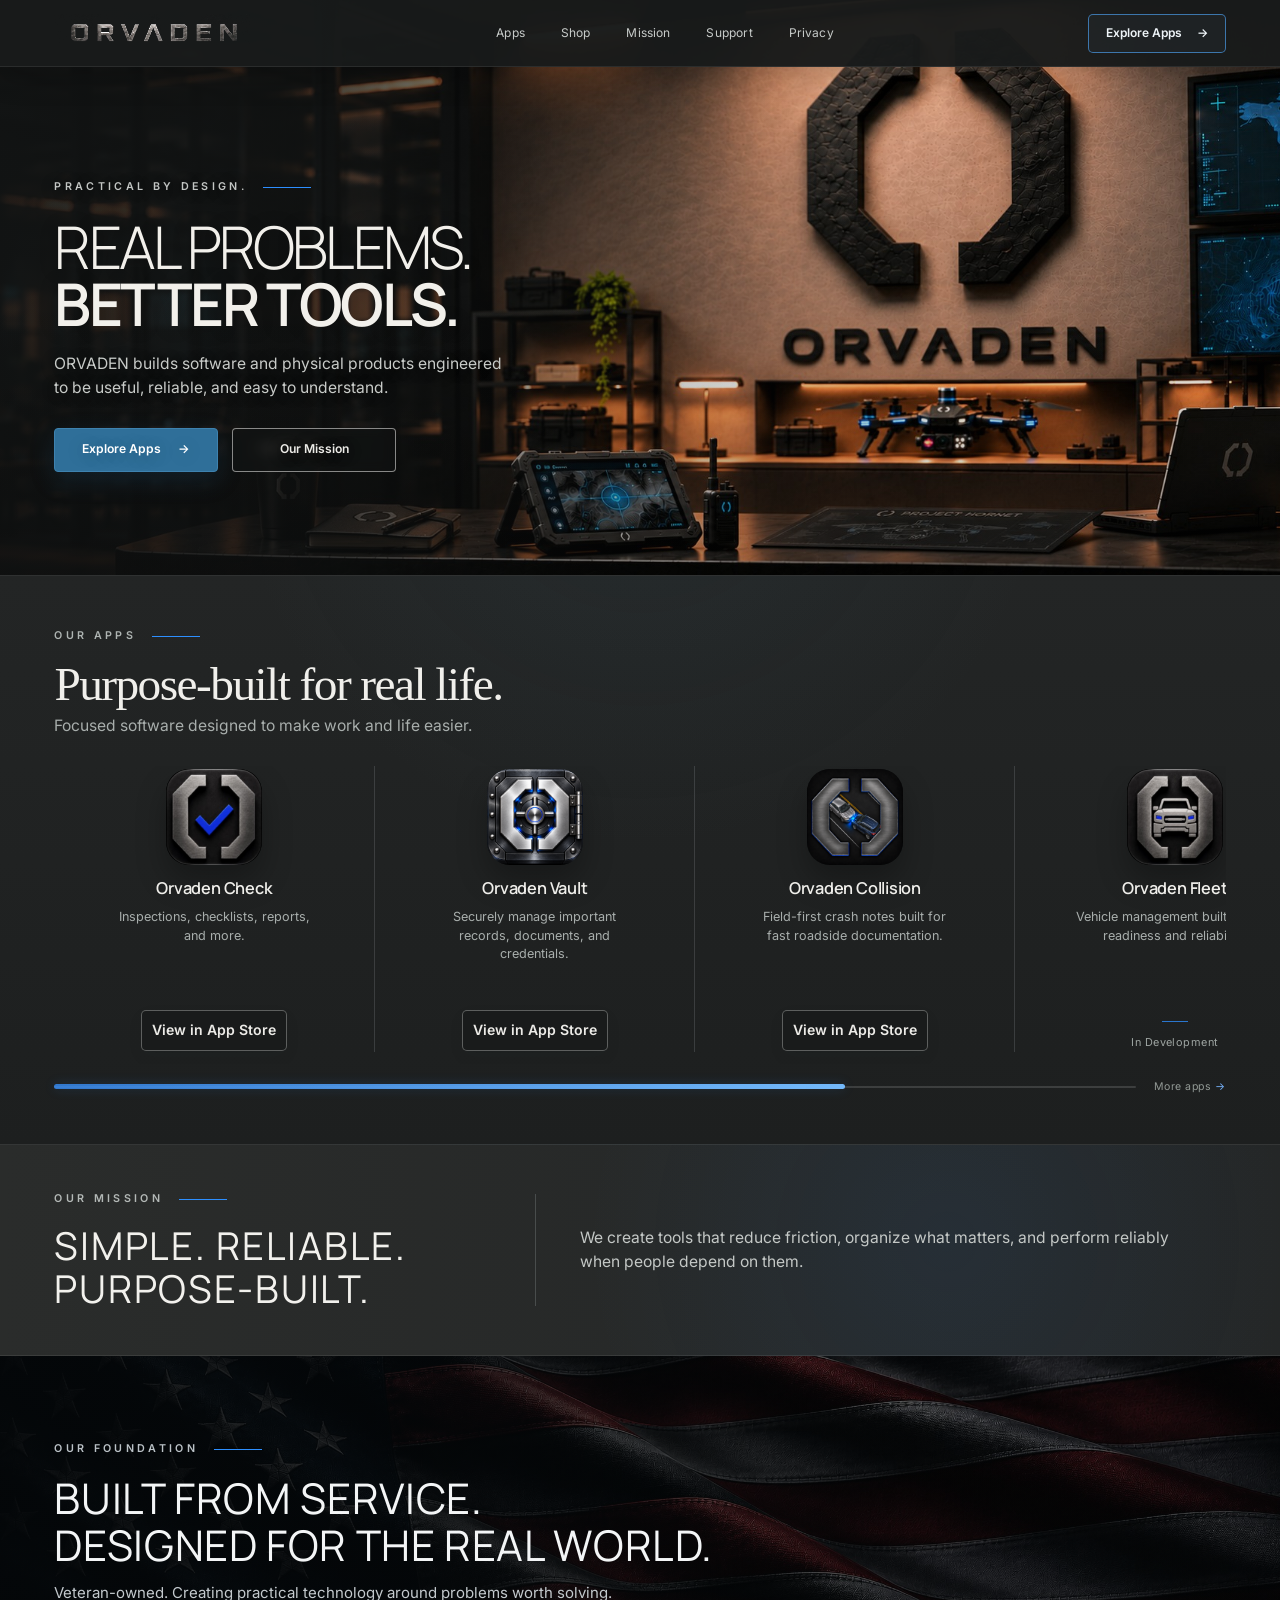
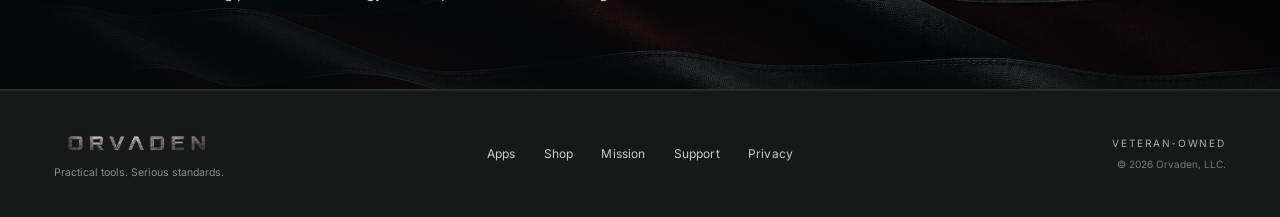
<file: index.html>
<!doctype html>
<html lang="en">
<head>
  <meta charset="utf-8" />
  <meta name="viewport" content="width=device-width, initial-scale=1" />
  <meta name="theme-color" content="#1d1f1f" />
  <meta name="description" content="ORVADEN creates focused software for real work, real life, and the people responsible for keeping things moving." />
  <title>ORVADEN | Practical Tools. Serious Standards.</title>
  <link rel="icon" type="image/png" href="/assets/forged-o-C-qreNV_.png" />
  <link rel="preconnect" href="https://fonts.googleapis.com" />
  <link rel="preconnect" href="https://fonts.gstatic.com" crossorigin />
  <link href="https://fonts.googleapis.com/css2?family=Inter:wght@400;500;600&family=Manrope:wght@300;400;500;600&display=swap" rel="stylesheet" />
  <script type="module" crossorigin src="/assets/orvaden-home-v2-PWGoKuea.js"></script>
  <link rel="stylesheet" crossorigin href="/assets/orvaden-home-v2-v7stone.css">
</head>
<body>
  <a class="skip-link" href="#main">Skip to content</a>

  <header class="site-header" data-header>
    <div class="header-inner frame">
      <a class="brand" href="./" aria-label="ORVADEN home">
        <img src="/assets/orvaden-wordmark-Bmb8qKEH.png" alt="ORVADEN" />
      </a>

      <button class="menu-toggle" type="button" aria-label="Open menu" aria-expanded="false" aria-controls="primary-nav" data-menu-toggle>
        <span></span><span></span>
      </button>

      <nav id="primary-nav" class="primary-nav" aria-label="Primary navigation" data-nav>
        <a href="#apps">Apps</a><a href="shop/">Shop</a>
        <a href="#mission">Mission</a>
        <a href="support/">Support</a>
        <a href="privacy/">Privacy</a>
        
      </nav>

      <a class="header-cta" href="#apps">Explore Apps <span aria-hidden="true">→</span></a>
    </div>
  </header>

  <main id="main">
    <section class="hero" aria-labelledby="hero-title">
      <div class="hero-backdrop" aria-hidden="true"></div>
      <div class="hero-grid frame">
        <div class="hero-copy">
          <p class="eyebrow">Practical by design.</p>
          <h1 id="hero-title"><span>Real problems.</span><strong>Better tools.</strong></h1>
          <p class="hero-lede">ORVADEN builds software and physical products engineered to be useful, reliable, and easy to understand.</p>
          <div class="hero-actions">
            <a class="button button-primary" href="#apps">Explore Apps <span aria-hidden="true">→</span></a>
            <a class="button button-secondary" href="#mission">Our Mission</a>
          </div>
        </div>

        <div class="hero-lockup" aria-label="ORVADEN">
          <img class="hero-forged-o" src="/assets/forged-o-clean-MlWgyz7e.png" alt="" />
          <span class="hero-divider" aria-hidden="true"><i></i><i></i></span>
          <img class="hero-wordmark" src="/assets/orvaden-wordmark-clean-7xGtgcS-.png" alt="ORVADEN" />
        </div>

        <p class="concrete-etch" aria-label="Practical tools. Serious standards.">
          <span>Practical tools.</span>
          <span>Serious standards.</span>
        </p>
      </div>
    </section>

    <section id="apps" class="apps" aria-labelledby="apps-title">
      <div class="frame apps-inner">
        <header class="section-heading">
          <p class="eyebrow">Our apps</p>
          <h2 id="apps-title">Purpose-built for real life.</h2>
          <p>Focused software designed to make work and life easier.</p>
        </header>

        <div id="orvaden-app-rail" class="product-grid product-rail">
          <article class="product product-check product-live">
            <div class="product-icon-frame"><img class="product-icon" src="/assets/orvaden-check-live.png" alt="Orvaden Check app icon" /></div>
            <h3>Orvaden Check</h3>
            <p>Inspections, checklists, reports, and more.</p>
            <a class="store-button" href="https://apps.apple.com/us/app/orvaden-check/id6810993144" target="_blank" rel="noopener noreferrer" aria-label="View Orvaden Check for iPhone on the App Store">
              <span>View in App Store</span>
            </a>
          </article>

          <article class="product product-vault product-live">
            <div class="product-icon-frame"><img class="product-icon" src="/assets/orvaden-vault-live.png" alt="Orvaden Vault app icon" /></div>
            <h3>Orvaden Vault</h3>
            <p>Securely manage important records, documents, and credentials.</p>
            <a class="store-button" href="https://apps.apple.com/us/app/orvaden-vault/id6816004163" target="_blank" rel="noopener noreferrer" aria-label="View Orvaden Vault on the App Store">
              <span>View in App Store</span>
            </a>
          </article>

          <article class="product product-collision product-live">
            <div class="product-icon-frame"><img class="product-icon" src="/assets/orvaden-collision-live.png" alt="Orvaden Collision app icon" /></div>
            <h3>Orvaden Collision</h3>
            <p>Field-first crash notes built for fast roadside documentation.</p>
            <a class="store-button" href="https://apps.apple.com/us/app/orvaden-collision/id6834713541" target="_blank" rel="noopener noreferrer" aria-label="View Orvaden Collision on the App Store">
              <span>View in App Store</span>
            </a>
          </article>

          <article class="product product-fleet">
            <div class="product-icon-frame"><img class="product-icon" src="/assets/orvaden-fleet-live.png" alt="Orvaden Fleet app icon" /></div>
            <h3>Orvaden Fleet</h3>
            <p>Vehicle management built around readiness and reliability.</p>
            <span class="coming-soon">In Development</span>
          </article>

          <article class="product product-shift">
            <div class="product-icon-frame"><img class="product-icon" src="/assets/orvaden-shift-C5tL-D6z.png" alt="Orvaden Shift app icon" /></div>
            <h3>Orvaden Shift</h3>
            <p>Scheduling, timekeeping, and leave management made simple.</p>
            <span class="coming-soon">In Development</span>
          </article>
        </div>
        <div class="product-scroll-ui">
          <div class="product-scrollbar" tabindex="0" role="scrollbar"
               aria-label="Scroll through ORVADEN apps"
               aria-controls="orvaden-app-rail"
               aria-orientation="horizontal">
            <div class="product-scrollbar-thumb"></div>
          </div>
          <span class="product-scroll-label">More apps <span aria-hidden="true">→</span></span>
        </div>
      </div>
    </section>

    <section id="mission" class="mission" aria-labelledby="mission-title">
      <div class="frame mission-layout">
        <div class="mission-heading">
          <p class="eyebrow">Our mission</p>
          <h2 id="mission-title">Simple. Reliable.<br />Purpose-built.</h2>
        </div>
        <div class="mission-copy">
          <p>We create tools that reduce friction, organize what matters, and perform reliably when people depend on them.</p>
        </div>
      </div>
    </section>

    <section id="foundation" class="foundation" aria-labelledby="foundation-title">
      <div class="foundation-backdrop" aria-hidden="true"></div>
      <div class="frame foundation-inner">
        <div class="foundation-copy">
          <p class="eyebrow">Our foundation</p>
          <h2 id="foundation-title">Built from service.<br />Designed for the real world.</h2>
          <p>Veteran-owned. Creating practical technology around problems worth solving.</p>
        </div>
      </div>
    </section>
  </main>

  <footer class="site-footer">
    <div class="frame footer-inner">
      <div class="footer-brand">
        <img src="/assets/orvaden-wordmark-Bmb8qKEH.png" alt="ORVADEN" />
        <p>Practical tools. Serious standards.</p>
      </div>
      <nav class="footer-nav" aria-label="Footer navigation">
        <a href="#apps">Apps</a><a href="shop/">Shop</a>
        <a href="#mission">Mission</a>
        <a href="support/">Support</a>
        <a href="privacy/">Privacy</a>
        
      </nav>
      <div class="footer-meta">
        <span>Veteran-owned</span>
        <span>© 2026 Orvaden, LLC.</span>
      </div>
    </div>
  </footer>


  <script>
  /* ORVADEN real app rail scrollbar */
  (() => {
    const rail = document.getElementById('orvaden-app-rail');
    const bar = document.querySelector('.product-scrollbar');
    const thumb = document.querySelector('.product-scrollbar-thumb');

    if (!rail || !bar || !thumb) return;

    let dragging = false;
    let dragStartX = 0;
    let dragStartScroll = 0;

    function maxScroll() {
      return Math.max(0, rail.scrollWidth - rail.clientWidth);
    }

    function updateScrollbar() {
      const total = rail.scrollWidth;
      const visible = rail.clientWidth;
      const trackWidth = bar.clientWidth;
      const maximum = maxScroll();

      if (total <= visible) {
        thumb.style.width = '100%';
        thumb.style.transform = 'translateX(0)';
        return;
      }

      const thumbWidth = Math.max(70, trackWidth * (visible / total));
      const travel = trackWidth - thumbWidth;
      const progress = maximum ? rail.scrollLeft / maximum : 0;

      thumb.style.width = thumbWidth + 'px';
      thumb.style.transform = `translateX(${progress * travel}px)`;

      bar.setAttribute('aria-valuemin', '0');
      bar.setAttribute('aria-valuemax', Math.round(maximum));
      bar.setAttribute('aria-valuenow', Math.round(rail.scrollLeft));
    }

    bar.addEventListener('pointerdown', e => {
      dragging = true;
      dragStartX = e.clientX;
      dragStartScroll = rail.scrollLeft;
      bar.setPointerCapture(e.pointerId);

      if (e.target !== thumb) {
        const rect = bar.getBoundingClientRect();
        const thumbWidth = thumb.getBoundingClientRect().width;
        const travel = Math.max(1, rect.width - thumbWidth);
        const x = Math.min(
          Math.max(e.clientX - rect.left - thumbWidth / 2, 0),
          travel
        );

        rail.scrollLeft = (x / travel) * maxScroll();
        dragStartX = e.clientX;
        dragStartScroll = rail.scrollLeft;
      }
    });

    bar.addEventListener('pointermove', e => {
      if (!dragging) return;

      const trackWidth = bar.clientWidth;
      const thumbWidth = thumb.getBoundingClientRect().width;
      const travel = Math.max(1, trackWidth - thumbWidth);

      const delta = e.clientX - dragStartX;
      rail.scrollLeft =
        dragStartScroll + (delta / travel) * maxScroll();
    });

    function stopDrag() {
      dragging = false;
    }

    bar.addEventListener('pointerup', stopDrag);
    bar.addEventListener('pointercancel', stopDrag);

    rail.addEventListener('scroll', updateScrollbar, { passive: true });
    window.addEventListener('resize', updateScrollbar);

    requestAnimationFrame(updateScrollbar);
  })();
  </script>

</body>
</html>
</file>
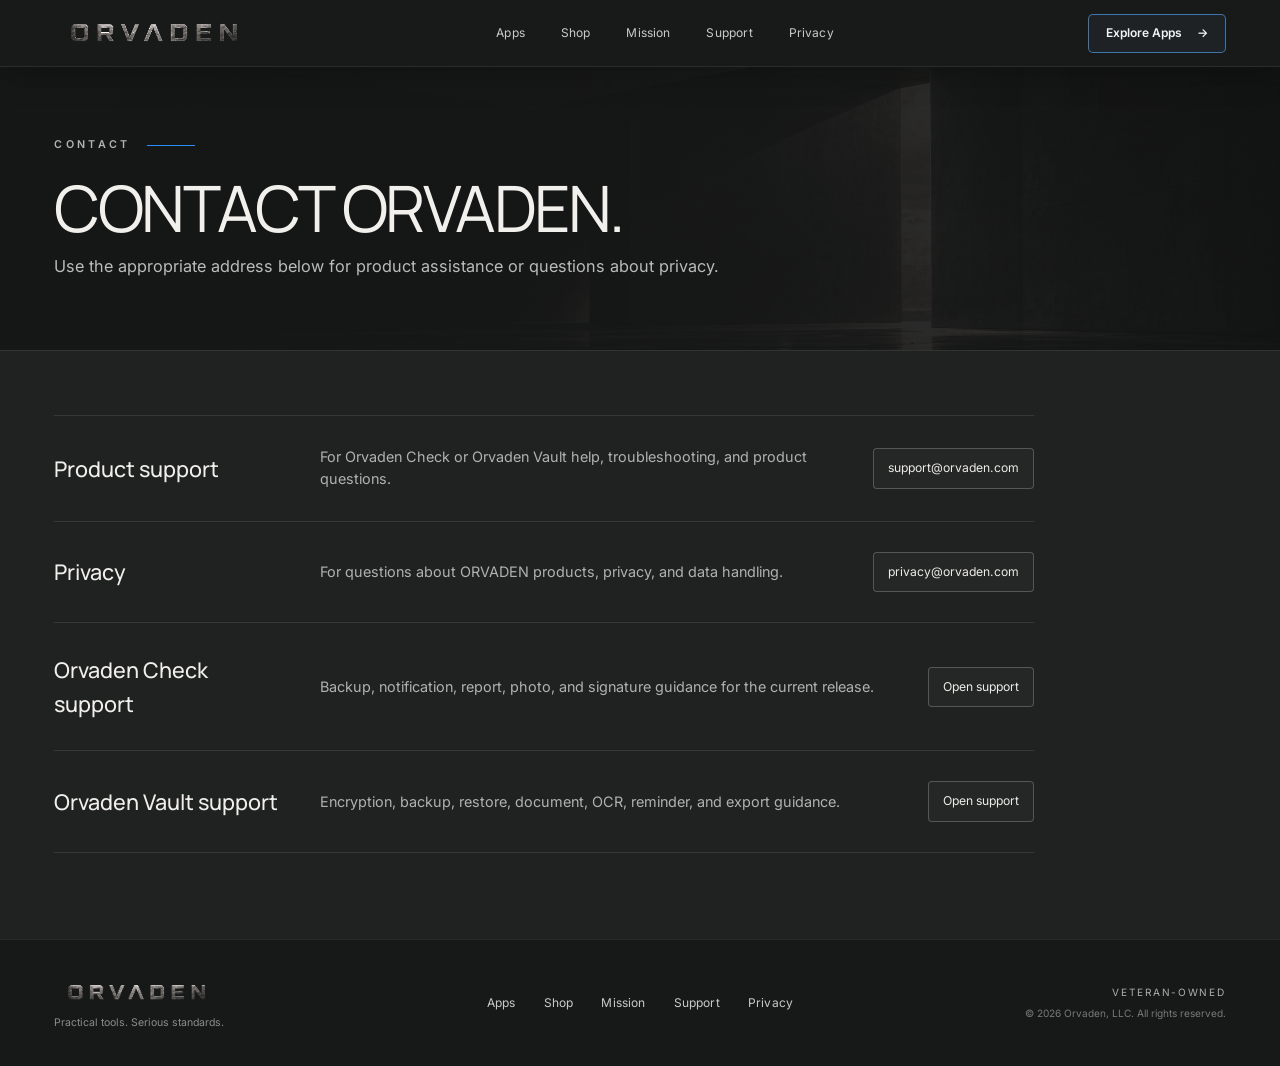
<file: contact/index.html>
<!doctype html>
<html lang="en">
<head>
  <meta charset="utf-8" />
  <meta name="viewport" content="width=device-width, initial-scale=1" />
  <meta name="theme-color" content="#1d1f1f" />
  <title>Contact | ORVADEN</title>
  <link rel="preconnect" href="https://fonts.googleapis.com" />
  <link rel="preconnect" href="https://fonts.gstatic.com" crossorigin />
  <link href="https://fonts.googleapis.com/css2?family=Inter:wght@400;500;600&family=Manrope:wght@400;500;600&display=swap" rel="stylesheet" />
  <script type="module" crossorigin src="/assets/orvaden-home-v2-PWGoKuea.js"></script>
  <link rel="stylesheet" crossorigin href="/assets/orvaden-home-v2-v7stone.css">
</head>
<body>
  <header class="site-header" data-header>
    <div class="header-inner shell shell-wide">
      <a class="brand" href="../" aria-label="ORVADEN home"><img src="/assets/orvaden-wordmark-Bmb8qKEH.png" alt="ORVADEN" /></a>
      <button class="menu-toggle" type="button" aria-label="Open menu" aria-expanded="false" aria-controls="primary-nav" data-menu-toggle><span></span><span></span></button>
      <nav id="primary-nav" class="primary-nav" aria-label="Primary" data-nav><a href="../#apps">Apps</a><a href="../shop/">Shop</a><a href="../#mission">Mission</a><a href="../support/">Support</a><a href="../privacy/">Privacy</a></nav>
      <a class="header-cta" href="../#apps">Explore Apps <span aria-hidden="true">→</span></a>
    </div>
  </header>

  <main class="page-main">
    <section class="page-hero"><div class="shell"><p class="eyebrow">Contact</p><h1>Contact ORVADEN.</h1><p>Use the appropriate address below for product assistance or questions about privacy.</p></div></section>
    <div class="page-content shell">
      <div class="contact-grid">
        <section class="contact-row"><h2>Product support</h2><p>For Orvaden Check or Orvaden Vault help, troubleshooting, and product questions.</p><a class="contact-link" href="mailto:support@orvaden.com">support@orvaden.com</a></section>
        <section class="contact-row"><h2>Privacy</h2><p>For questions about ORVADEN products, privacy, and data handling.</p><a class="contact-link" href="mailto:privacy@orvaden.com">privacy@orvaden.com</a></section>
        <section class="contact-row"><h2>Orvaden Check support</h2><p>Backup, notification, report, photo, and signature guidance for the current release.</p><a class="contact-link" href="../orvaden-check/support/">Open support</a></section>
        <section class="contact-row"><h2>Orvaden Vault support</h2><p>Encryption, backup, restore, document, OCR, reminder, and export guidance.</p><a class="contact-link" href="../orvaden-vault/support/">Open support</a></section>
      </div>
    </div>
  </main>

  <footer class="site-footer"><div class="shell shell-wide footer-inner"><div class="footer-brand"><img src="/assets/orvaden-wordmark-Bmb8qKEH.png" alt="ORVADEN" /><p>Practical tools. Serious standards.</p></div><nav class="footer-nav" aria-label="Footer"><a href="../#apps">Apps</a><a href="../shop/">Shop</a><a href="../#mission">Mission</a><a href="../support/">Support</a><a href="../privacy/">Privacy</a></nav><div class="footer-meta"><span>Veteran-owned</span><span>© 2026 Orvaden, LLC. All rights reserved.</span></div></div></footer>
</body>
</html>
</file>
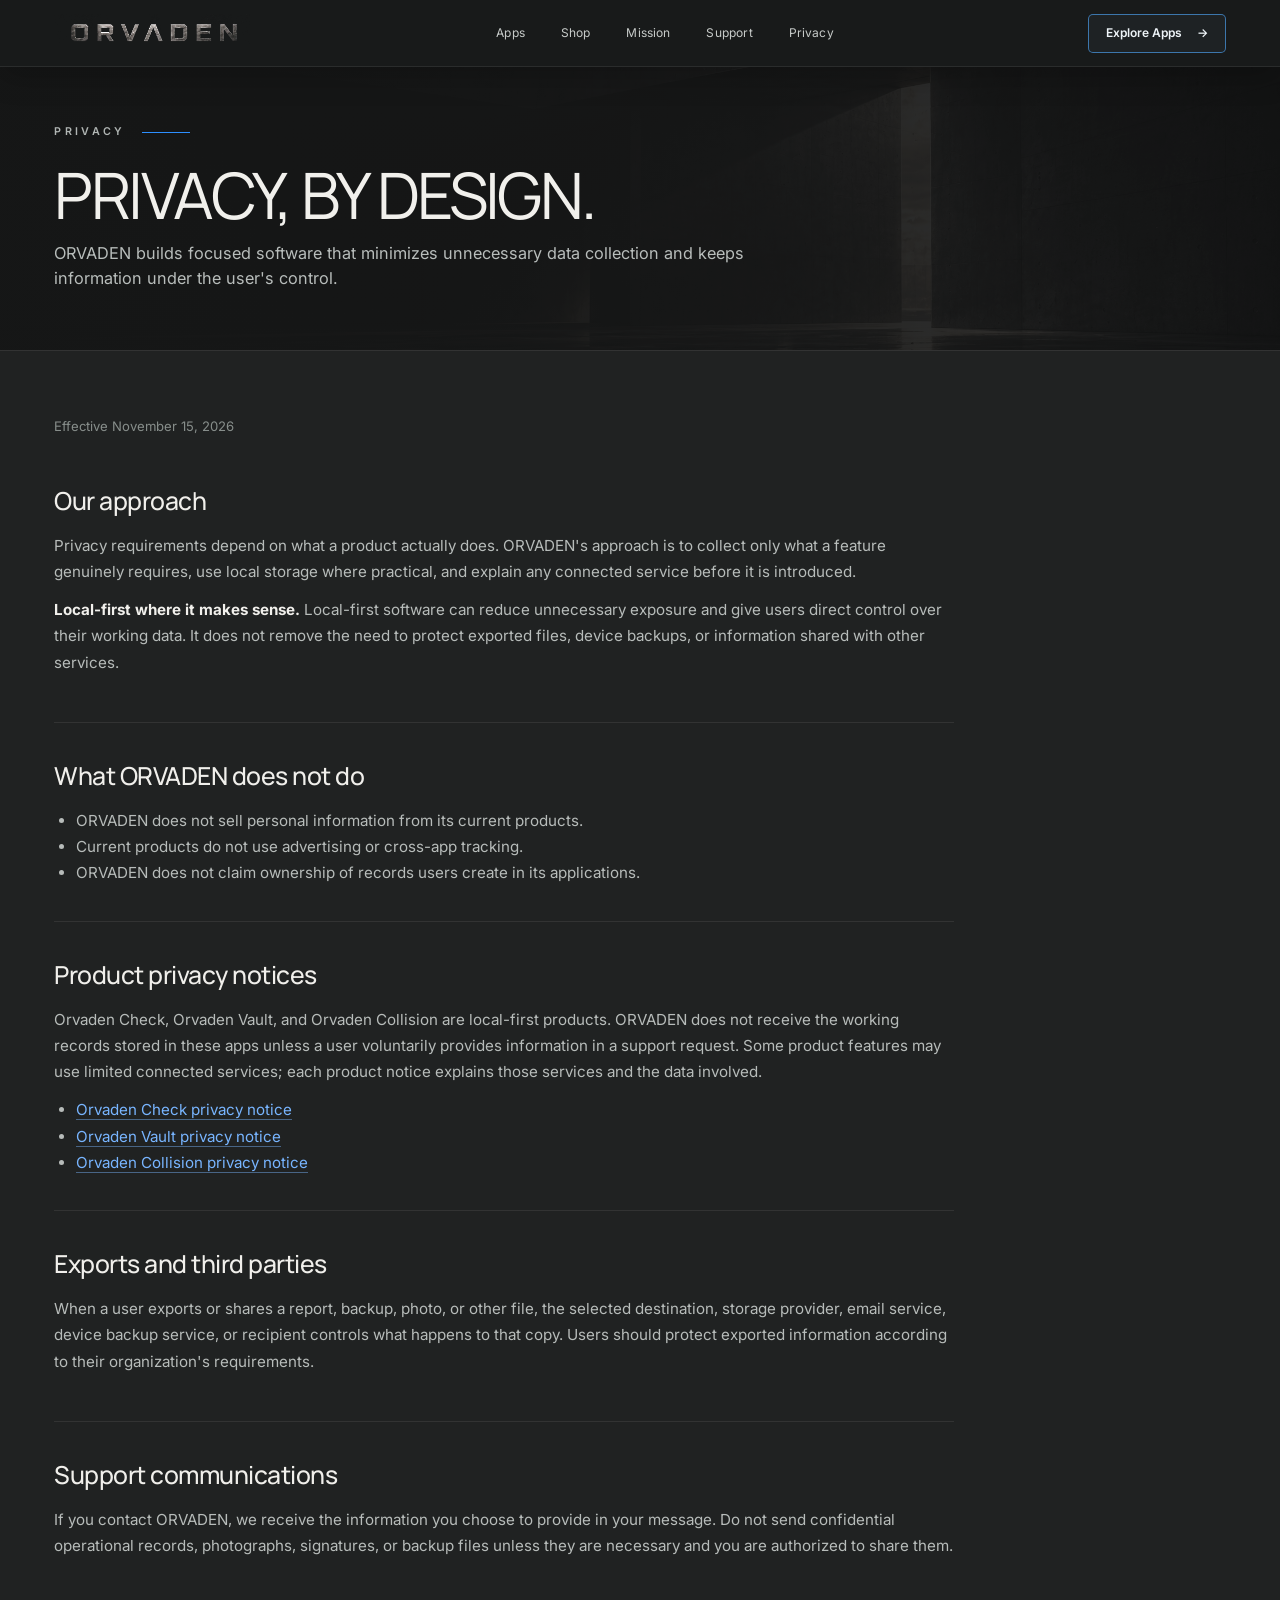
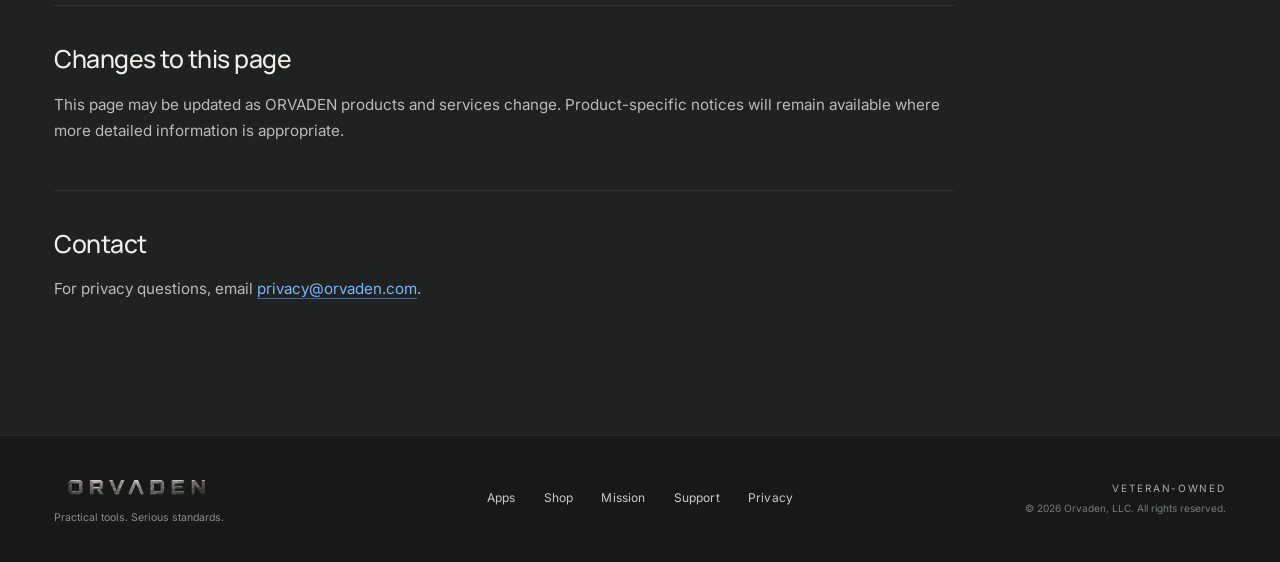
<file: privacy/index.html>
<!doctype html>
<html lang="en">
<head>
  <meta charset="utf-8" />
  <meta name="viewport" content="width=device-width, initial-scale=1" />
  <meta name="theme-color" content="#1d1f1f" />
  <title>Privacy | ORVADEN</title>
  <link rel="preconnect" href="https://fonts.googleapis.com" />
  <link rel="preconnect" href="https://fonts.gstatic.com" crossorigin />
  <link href="https://fonts.googleapis.com/css2?family=Inter:wght@400;500;600&family=Manrope:wght@400;500;600&display=swap" rel="stylesheet" />
  <script type="module" crossorigin src="/assets/orvaden-home-v2-PWGoKuea.js"></script>
  <link rel="stylesheet" crossorigin href="/assets/orvaden-home-v2-v7stone.css">
</head>
<body>
  <header class="site-header" data-header>
    <div class="header-inner shell shell-wide">
      <a class="brand" href="../" aria-label="ORVADEN home"><img src="/assets/orvaden-wordmark-Bmb8qKEH.png" alt="ORVADEN" /></a>
      <button class="menu-toggle" type="button" aria-label="Open menu" aria-expanded="false" aria-controls="primary-nav" data-menu-toggle><span></span><span></span></button>
      <nav id="primary-nav" class="primary-nav" aria-label="Primary" data-nav>
        <a href="../#apps">Apps</a><a href="../shop/">Shop</a><a href="../#mission">Mission</a><a href="../support/">Support</a><a href="./">Privacy</a>
      </nav>
      <a class="header-cta" href="../#apps">Explore Apps <span aria-hidden="true">→</span></a>
    </div>
  </header>

  <main class="page-main">
    <section class="page-hero">
      <div class="shell">
        <p class="eyebrow">Privacy</p>
        <h1>Privacy, by design.</h1>
        <p>ORVADEN builds focused software that minimizes unnecessary data collection and keeps information under the user's control.</p>
      </div>
    </section>

    <div class="page-content shell">
      <article class="prose">
        <p class="effective">Effective November 15, 2026</p>
        <section><h2>Our approach</h2><p>Privacy requirements depend on what a product actually does. ORVADEN's approach is to collect only what a feature genuinely requires, use local storage where practical, and explain any connected service before it is introduced.</p><p><strong>Local-first where it makes sense.</strong> Local-first software can reduce unnecessary exposure and give users direct control over their working data. It does not remove the need to protect exported files, device backups, or information shared with other services.</p></section>
        <section><h2>What ORVADEN does not do</h2><ul><li>ORVADEN does not sell personal information from its current products.</li><li>Current products do not use advertising or cross-app tracking.</li><li>ORVADEN does not claim ownership of records users create in its applications.</li></ul></section>
        <section><h2>Product privacy notices</h2><p>Orvaden Check, Orvaden Vault, and Orvaden Collision are local-first products. ORVADEN does not receive the working records stored in these apps unless a user voluntarily provides information in a support request. Some product features may use limited connected services; each product notice explains those services and the data involved.</p><ul><li><a href="../orvaden-check/privacy/">Orvaden Check privacy notice</a></li><li><a href="../orvaden-vault/privacy/">Orvaden Vault privacy notice</a></li><li><a href="../orvaden-collision/privacy/">Orvaden Collision privacy notice</a></li></ul></section>
        <section><h2>Exports and third parties</h2><p>When a user exports or shares a report, backup, photo, or other file, the selected destination, storage provider, email service, device backup service, or recipient controls what happens to that copy. Users should protect exported information according to their organization's requirements.</p></section>
        <section><h2>Support communications</h2><p>If you contact ORVADEN, we receive the information you choose to provide in your message. Do not send confidential operational records, photographs, signatures, or backup files unless they are necessary and you are authorized to share them.</p></section>
        <section><h2>Changes to this page</h2><p>This page may be updated as ORVADEN products and services change. Product-specific notices will remain available where more detailed information is appropriate.</p></section>
        <section><h2>Contact</h2><p>For privacy questions, email <a href="mailto:privacy@orvaden.com">privacy@orvaden.com</a>.</p></section>
      </article>
    </div>
  </main>

  <footer class="site-footer"><div class="shell shell-wide footer-inner"><div class="footer-brand"><img src="/assets/orvaden-wordmark-Bmb8qKEH.png" alt="ORVADEN" /><p>Practical tools. Serious standards.</p></div><nav class="footer-nav" aria-label="Footer"><a href="../#apps">Apps</a><a href="../shop/">Shop</a><a href="../#mission">Mission</a><a href="../support/">Support</a><a href="./">Privacy</a></nav><div class="footer-meta"><span>Veteran-owned</span><span>© 2026 Orvaden, LLC. All rights reserved.</span></div></div></footer>
</body>
</html>
</file>
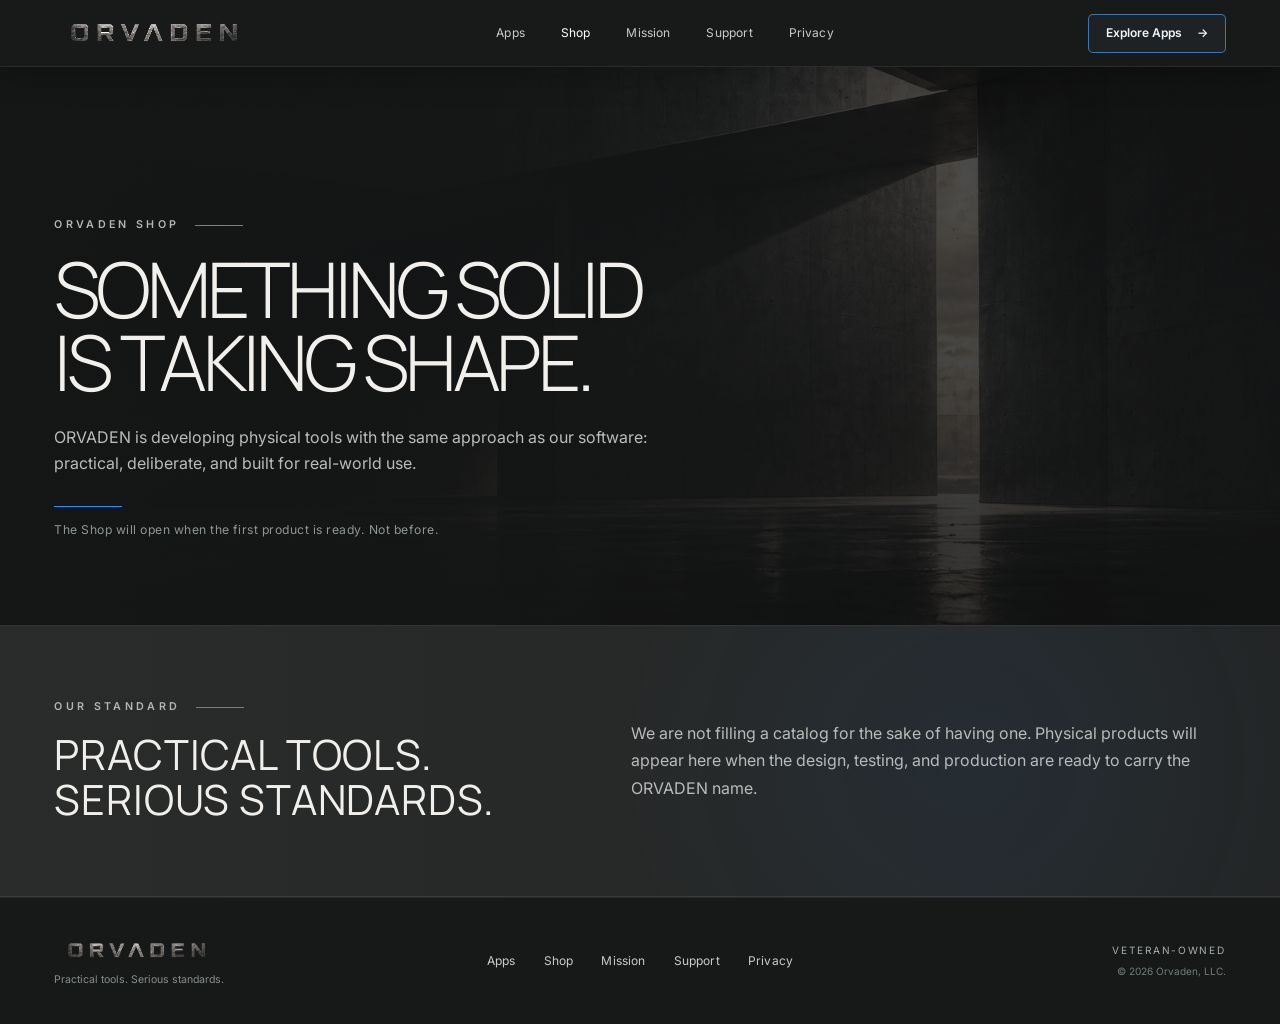
<file: shop/index.html>
<!doctype html>
<html lang="en">
<head>
  <meta charset="utf-8" />
  <meta name="viewport" content="width=device-width, initial-scale=1" />
  <meta name="theme-color" content="#1d1f1f" />
  <meta name="description" content="The ORVADEN Shop is in development. Physical products built for real-world use are coming." />
  <title>Shop | ORVADEN</title>
  <link rel="icon" type="image/png" href="/assets/forged-o-C-qreNV_.png" />
  <link rel="preconnect" href="https://fonts.googleapis.com" />
  <link rel="preconnect" href="https://fonts.gstatic.com" crossorigin />
  <link href="https://fonts.googleapis.com/css2?family=Inter:wght@400;500;600&family=Manrope:wght@300;400;500;600&display=swap" rel="stylesheet" />
  <script type="module" crossorigin src="/assets/orvaden-home-v2-PWGoKuea.js"></script>
  <link rel="stylesheet" crossorigin href="/assets/orvaden-home-v2-v7stone.css">
</head>
<body>
  <a class="skip-link" href="#main">Skip to content</a>

  <header class="site-header" data-header>
    <div class="header-inner shell shell-wide">
      <a class="brand" href="../" aria-label="ORVADEN home">
        <img src="/assets/orvaden-wordmark-Bmb8qKEH.png" alt="ORVADEN" />
      </a>

      <button class="menu-toggle" type="button" aria-label="Open menu" aria-expanded="false" aria-controls="primary-nav" data-menu-toggle>
        <span></span><span></span>
      </button>

      <nav id="primary-nav" class="primary-nav" aria-label="Primary navigation" data-nav>
        <a href="../#apps">Apps</a>
        <a href="./" aria-current="page">Shop</a>
        <a href="../#mission">Mission</a>
        <a href="../support/">Support</a>
        <a href="../privacy/">Privacy</a>
        
      </nav>

      <a class="header-cta" href="../#apps">Explore Apps <span aria-hidden="true">→</span></a>
    </div>
  </header>

  <main id="main" class="page-main shop-page">
    <section class="shop-hero">
      <div class="shop-backdrop" aria-hidden="true"></div>
      <div class="shell shop-hero-inner">
        <p class="eyebrow">ORVADEN Shop</p>
        <h1>Something solid<br />is taking shape.</h1>
        <p class="shop-lede">ORVADEN is developing physical tools with the same approach as our software: practical, deliberate, and built for real-world use.</p>
        <div class="shop-rule" aria-hidden="true"></div>
        <p class="shop-note">The Shop will open when the first product is ready. Not before.</p>
      </div>
    </section>

    <section class="shop-standard">
      <div class="shell shop-standard-inner">
        <div>
          <p class="eyebrow">Our standard</p>
          <h2>Practical tools.<br />Serious standards.</h2>
        </div>
        <p>We are not filling a catalog for the sake of having one. Physical products will appear here when the design, testing, and production are ready to carry the ORVADEN name.</p>
      </div>
    </section>
  </main>

  <footer class="site-footer">
    <div class="shell shell-wide footer-inner">
      <div class="footer-brand">
        <img src="/assets/orvaden-wordmark-Bmb8qKEH.png" alt="ORVADEN" />
        <p>Practical tools. Serious standards.</p>
      </div>
      <nav class="footer-nav" aria-label="Footer navigation">
        <a href="../#apps">Apps</a>
        <a href="./">Shop</a>
        <a href="../#mission">Mission</a>
        <a href="../support/">Support</a>
        <a href="../privacy/">Privacy</a>
        
      </nav>
      <div class="footer-meta">
        <span>Veteran-owned</span>
        <span>© 2026 Orvaden, LLC.</span>
      </div>
    </div>
  </footer>
</body>
</html>
</file>
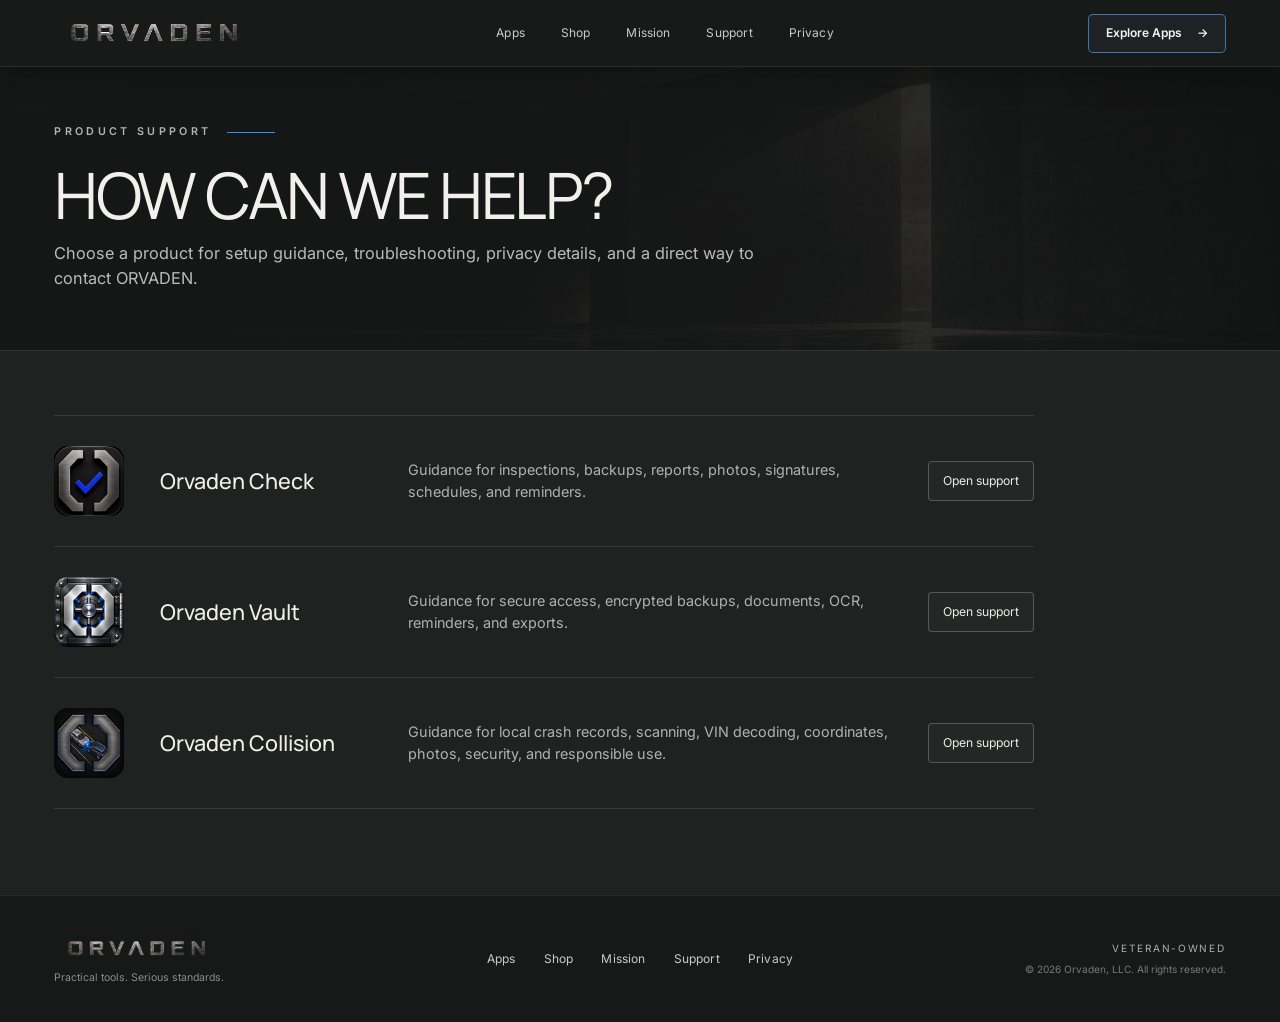
<file: support/index.html>
<!doctype html>
<html lang="en">
<head>
  <meta charset="utf-8" />
  <meta name="viewport" content="width=device-width, initial-scale=1" />
  <meta name="theme-color" content="#1d1f1f" />
  <meta name="description" content="Official support resources for Orvaden Check, Orvaden Vault, and Orvaden Collision." />
  <title>Product Support | ORVADEN</title>
  <link rel="preconnect" href="https://fonts.googleapis.com" />
  <link rel="preconnect" href="https://fonts.gstatic.com" crossorigin />
  <link href="https://fonts.googleapis.com/css2?family=Inter:wght@400;500;600&family=Manrope:wght@400;500;600&display=swap" rel="stylesheet" />
  <script type="module" crossorigin src="/assets/orvaden-home-v2-PWGoKuea.js"></script>
  <link rel="stylesheet" crossorigin href="/assets/orvaden-home-v2-v7stone.css">
</head>
<body>
  <header class="site-header" data-header>
    <div class="header-inner shell shell-wide">
      <a class="brand" href="../" aria-label="ORVADEN home"><img src="/assets/orvaden-wordmark-Bmb8qKEH.png" alt="ORVADEN" /></a>
      <button class="menu-toggle" type="button" aria-label="Open menu" aria-expanded="false" aria-controls="primary-nav" data-menu-toggle><span></span><span></span></button>
      <nav id="primary-nav" class="primary-nav" aria-label="Primary" data-nav><a href="../#apps">Apps</a><a href="../shop/">Shop</a><a href="../#mission">Mission</a><a href="./">Support</a><a href="../privacy/">Privacy</a></nav>
      <a class="header-cta" href="../#apps">Explore Apps <span aria-hidden="true">→</span></a>
    </div>
  </header>

  <main class="page-main">
    <section class="page-hero"><div class="shell"><p class="eyebrow">Product support</p><h1>How can we help?</h1><p>Choose a product for setup guidance, troubleshooting, privacy details, and a direct way to contact ORVADEN.</p></div></section>
    <div class="page-content shell">
      <div class="support-grid">
        <section class="support-product"><img src="/assets/orvaden-check-live.png" alt="Orvaden Check app icon" /><h2>Orvaden Check</h2><p>Guidance for inspections, backups, reports, photos, signatures, schedules, and reminders.</p><a class="contact-link" href="../orvaden-check/support/">Open support</a></section>
        <section class="support-product"><img src="/assets/orvaden-vault-live.png" alt="Orvaden Vault app icon" /><h2>Orvaden Vault</h2><p>Guidance for secure access, encrypted backups, documents, OCR, reminders, and exports.</p><a class="contact-link" href="../orvaden-vault/support/">Open support</a></section>
        <section class="support-product"><img src="/assets/orvaden-collision-live.png" alt="Orvaden Collision app icon" /><h2>Orvaden Collision</h2><p>Guidance for local crash records, scanning, VIN decoding, coordinates, photos, security, and responsible use.</p><a class="contact-link" href="../orvaden-collision/support/">Open support</a></section>
      </div>
    </div>
  </main>

  <footer class="site-footer"><div class="shell shell-wide footer-inner"><div class="footer-brand"><img src="/assets/orvaden-wordmark-Bmb8qKEH.png" alt="ORVADEN" /><p>Practical tools. Serious standards.</p></div><nav class="footer-nav" aria-label="Footer"><a href="../#apps">Apps</a><a href="../shop/">Shop</a><a href="../#mission">Mission</a><a href="./">Support</a><a href="../privacy/">Privacy</a></nav><div class="footer-meta"><span>Veteran-owned</span><span>© 2026 Orvaden, LLC. All rights reserved.</span></div></div></footer>
</body>
</html>
</file>
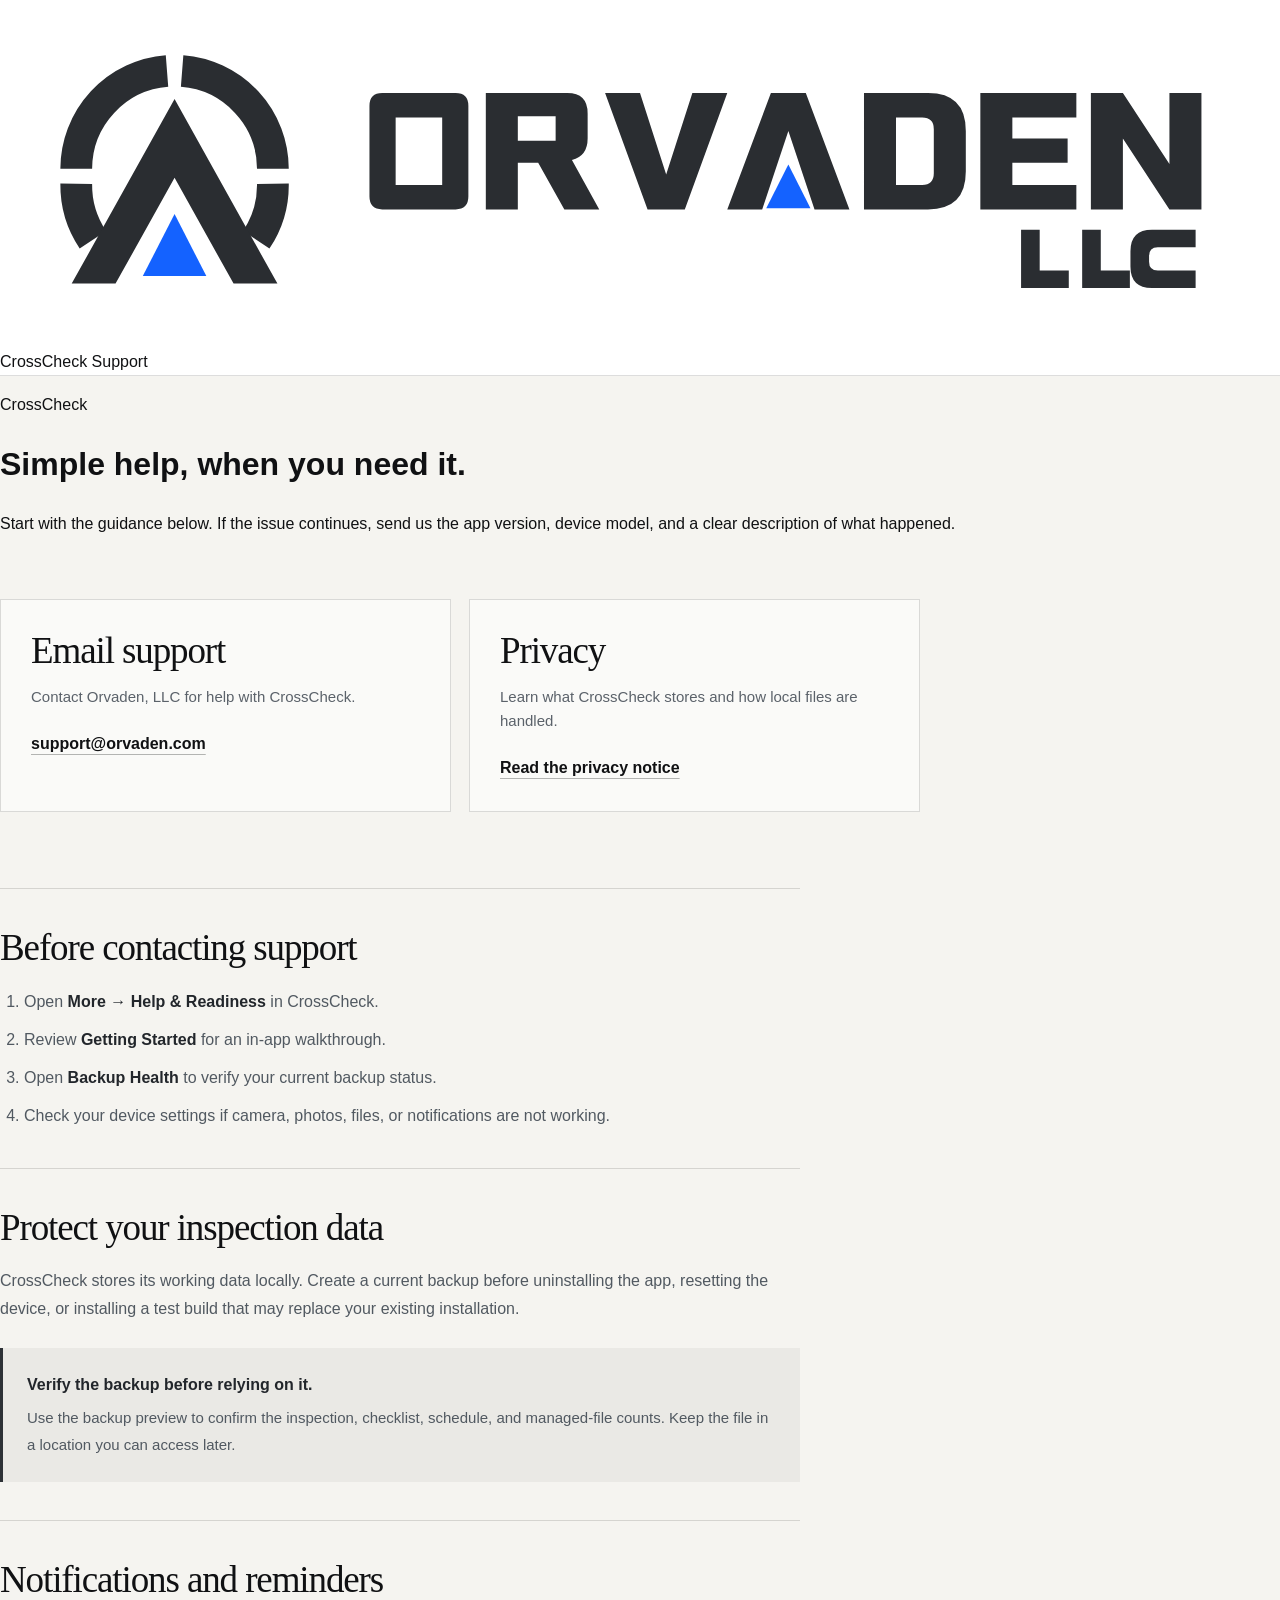
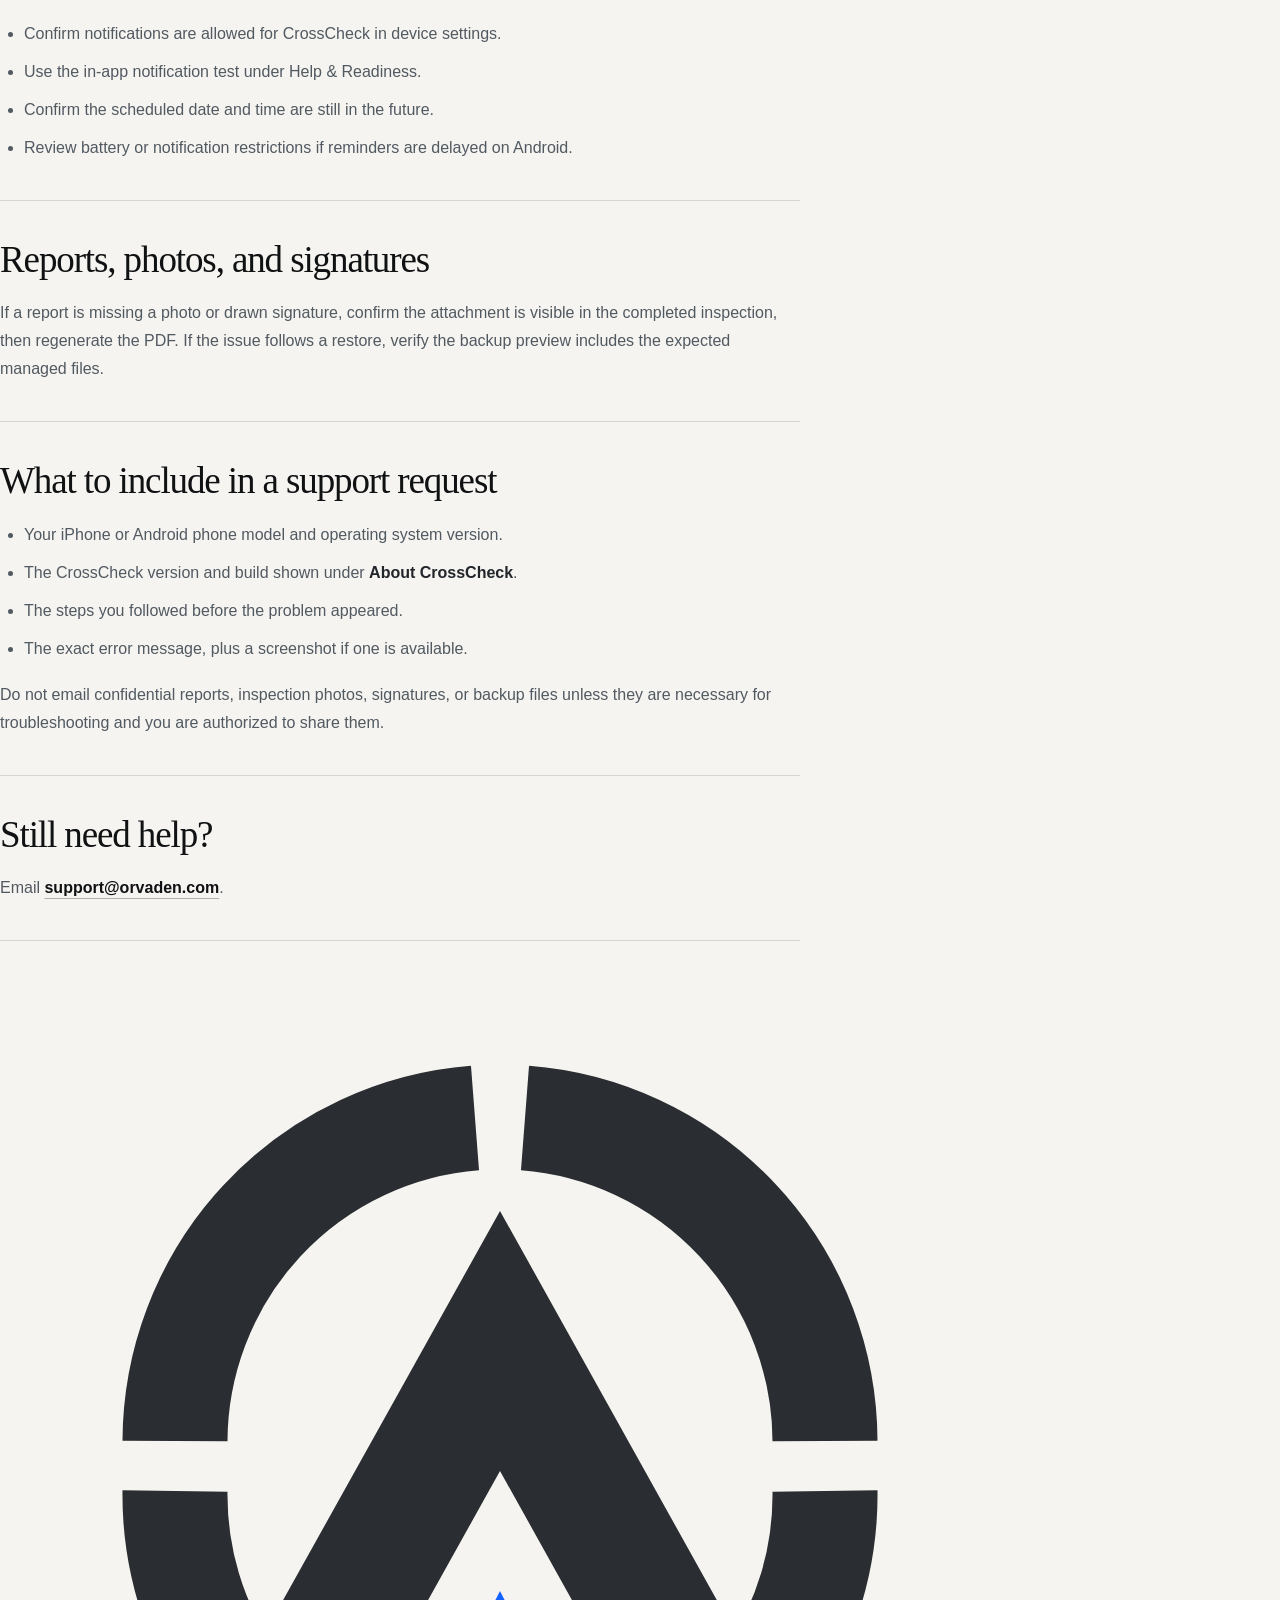
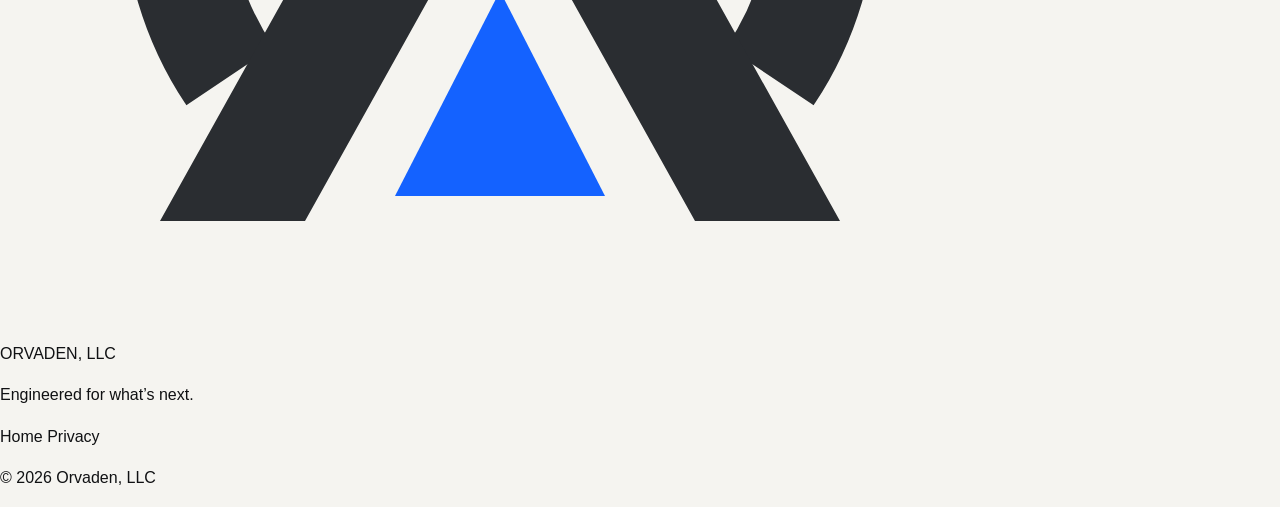
<file: crosscheck/support/index.html>
<!DOCTYPE html>
<html lang="en">
  <head>
    <meta charset="UTF-8" />
    <meta name="viewport" content="width=device-width, initial-scale=1.0" />
    <meta
      name="description"
      content="Help, backup guidance, and contact information for the CrossCheck inspection application."
    />
    <meta name="theme-color" content="#0b0b0d" />

    <title>CrossCheck Support | Orvaden, LLC</title>

    <link rel="canonical" href="https://orvaden.com/crosscheck/support/" />
    <link rel="icon" href="../../assets/orvaden-symbol.svg" type="image/svg+xml" />
    <link rel="apple-touch-icon" href="../../assets/orvaden-symbol-512.png" />
    <link rel="stylesheet" href="../../styles.css" />
  </head>

  <body>
    <a class="skip-link" href="#main-content">Skip to content</a>

    <div class="forged-surface" aria-hidden="true"></div>
    <div class="ambient-light" aria-hidden="true"></div>

    <header class="site-header">
      <a class="header-brand" href="/" aria-label="Orvaden, LLC home">
        <img
          src="../../assets/orvaden-horizontal.svg"
          alt="Orvaden, LLC"
          class="header-logo"
        />
      </a>

      <div class="header-status">CrossCheck Support</div>
    </header>

    <main class="legal-main" id="main-content">
      <header class="legal-hero reveal">
        <p class="eyebrow">CrossCheck</p>
        <h1>
          Simple help,
          <span>when you need it.</span>
        </h1>
        <p class="legal-lead">
          Start with the guidance below. If the issue continues, send us the app
          version, device model, and a clear description of what happened.
        </p>
      </header>

      <div class="support-grid" aria-label="Quick support links">
        <article class="support-card">
          <h2>Email support</h2>
          <p>Contact Orvaden, LLC for help with CrossCheck.</p>
          <a class="contact-link" href="mailto:support@orvaden.com">support@orvaden.com</a>
        </article>

        <article class="support-card">
          <h2>Privacy</h2>
          <p>Learn what CrossCheck stores and how local files are handled.</p>
          <a class="inline-link" href="/crosscheck/privacy/">Read the privacy notice</a>
        </article>
      </div>

      <div class="legal-content">
        <section class="legal-section">
          <h2>Before contacting support</h2>
          <ol>
            <li>Open <strong>More → Help &amp; Readiness</strong> in CrossCheck.</li>
            <li>Review <strong>Getting Started</strong> for an in-app walkthrough.</li>
            <li>Open <strong>Backup Health</strong> to verify your current backup status.</li>
            <li>Check your device settings if camera, photos, files, or notifications are not working.</li>
          </ol>
        </section>

        <section class="legal-section">
          <h2>Protect your inspection data</h2>
          <p>
            CrossCheck stores its working data locally. Create a current backup before
            uninstalling the app, resetting the device, or installing a test build that
            may replace your existing installation.
          </p>
          <div class="notice-card">
            <strong>Verify the backup before relying on it.</strong>
            <p>
              Use the backup preview to confirm the inspection, checklist, schedule,
              and managed-file counts. Keep the file in a location you can access later.
            </p>
          </div>
        </section>

        <section class="legal-section">
          <h2>Notifications and reminders</h2>
          <ul>
            <li>Confirm notifications are allowed for CrossCheck in device settings.</li>
            <li>Use the in-app notification test under Help &amp; Readiness.</li>
            <li>Confirm the scheduled date and time are still in the future.</li>
            <li>Review battery or notification restrictions if reminders are delayed on Android.</li>
          </ul>
        </section>

        <section class="legal-section">
          <h2>Reports, photos, and signatures</h2>
          <p>
            If a report is missing a photo or drawn signature, confirm the attachment is
            visible in the completed inspection, then regenerate the PDF. If the issue
            follows a restore, verify the backup preview includes the expected managed files.
          </p>
        </section>

        <section class="legal-section">
          <h2>What to include in a support request</h2>
          <ul>
            <li>Your iPhone or Android phone model and operating system version.</li>
            <li>The CrossCheck version and build shown under <strong>About CrossCheck</strong>.</li>
            <li>The steps you followed before the problem appeared.</li>
            <li>The exact error message, plus a screenshot if one is available.</li>
          </ul>
          <p>
            Do not email confidential reports, inspection photos, signatures, or backup
            files unless they are necessary for troubleshooting and you are authorized to
            share them.
          </p>
        </section>

        <section class="legal-section">
          <h2>Still need help?</h2>
          <p>
            Email
            <a class="contact-link" href="mailto:support@orvaden.com">support@orvaden.com</a>.
          </p>
        </section>
      </div>
    </main>

    <footer class="site-footer">
      <a class="footer-brand" href="/" aria-label="Orvaden, LLC home">
        <img src="../../assets/orvaden-symbol.svg" alt="" />
        <span>ORVADEN, LLC</span>
      </a>

      <p class="footer-tagline">Engineered for what’s next.</p>

      <nav class="footer-links" aria-label="Footer">
        <a href="/">Home</a>
        <a href="/crosscheck/privacy/">Privacy</a>
      </nav>

      <p class="footer-copyright">
        © <span data-current-year></span> Orvaden, LLC
      </p>
    </footer>

    <script src="../../script.js"></script>
  </body>
</html>
</file>
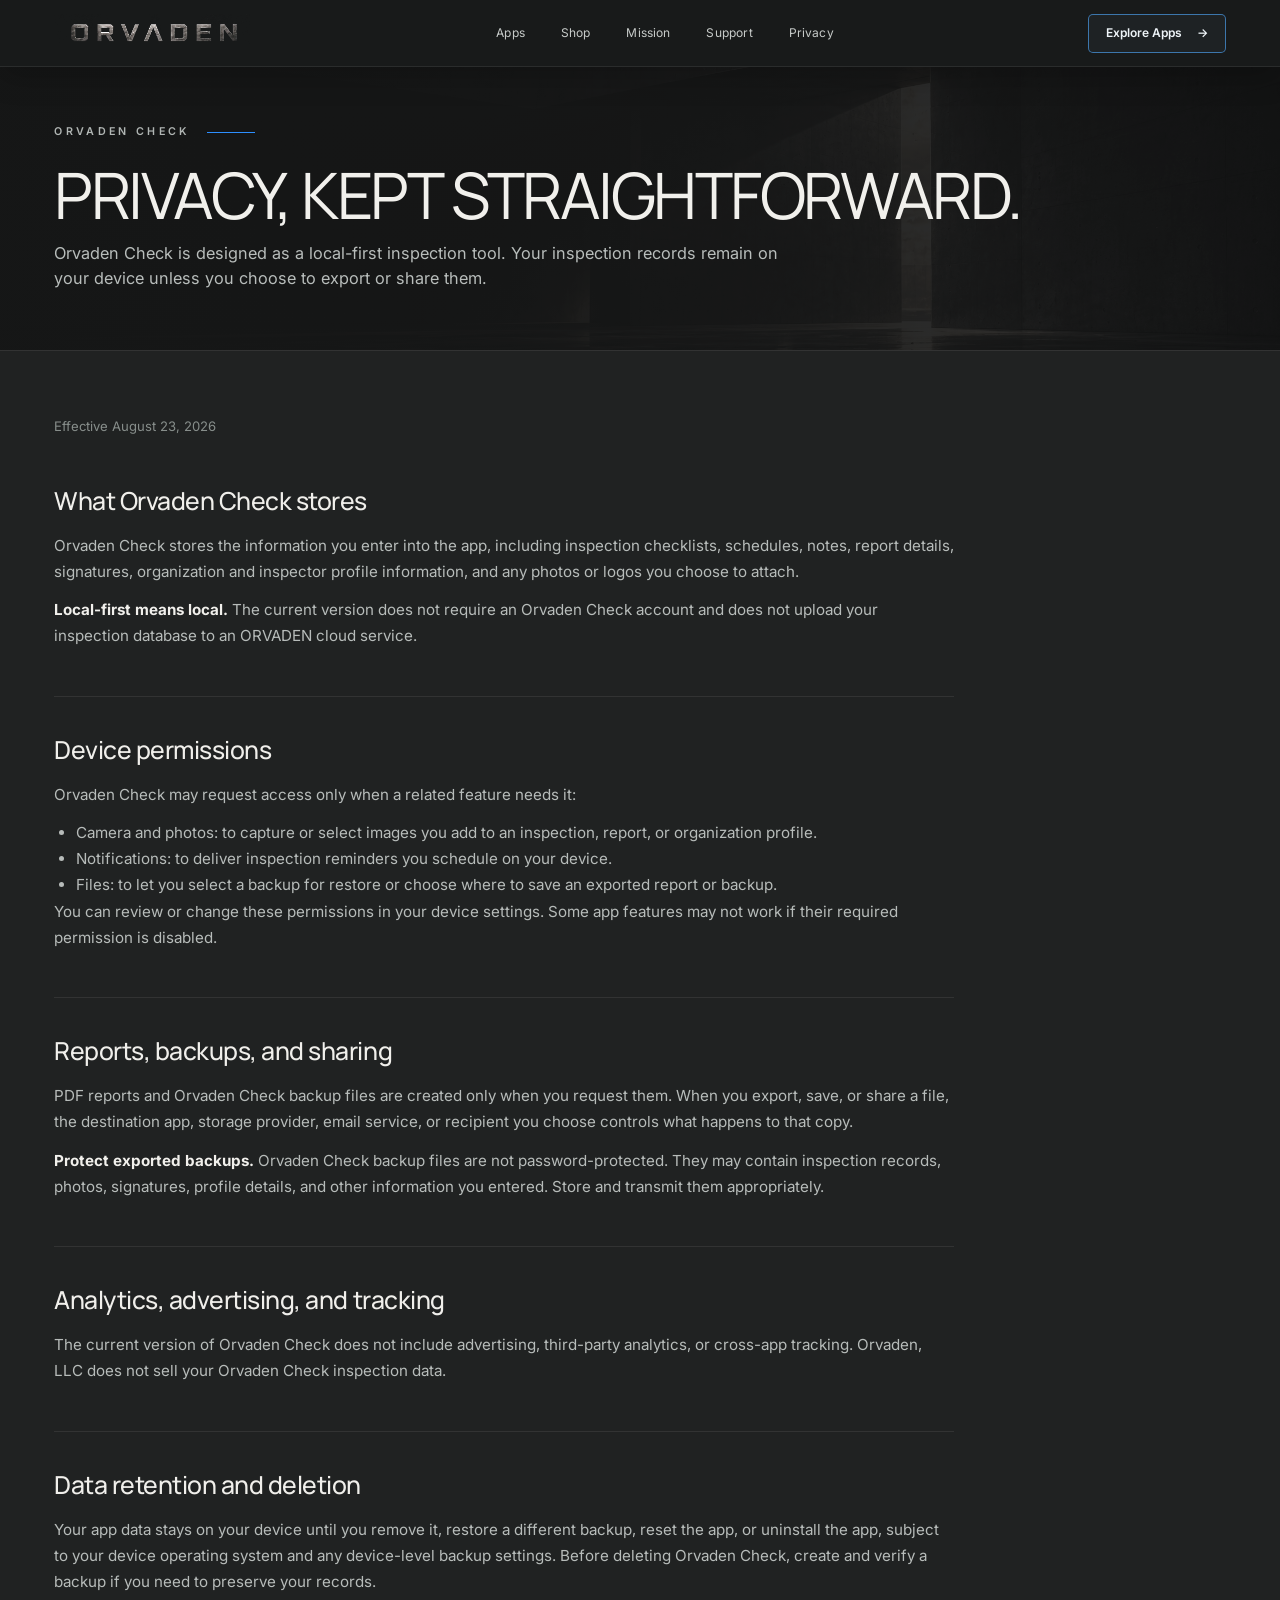
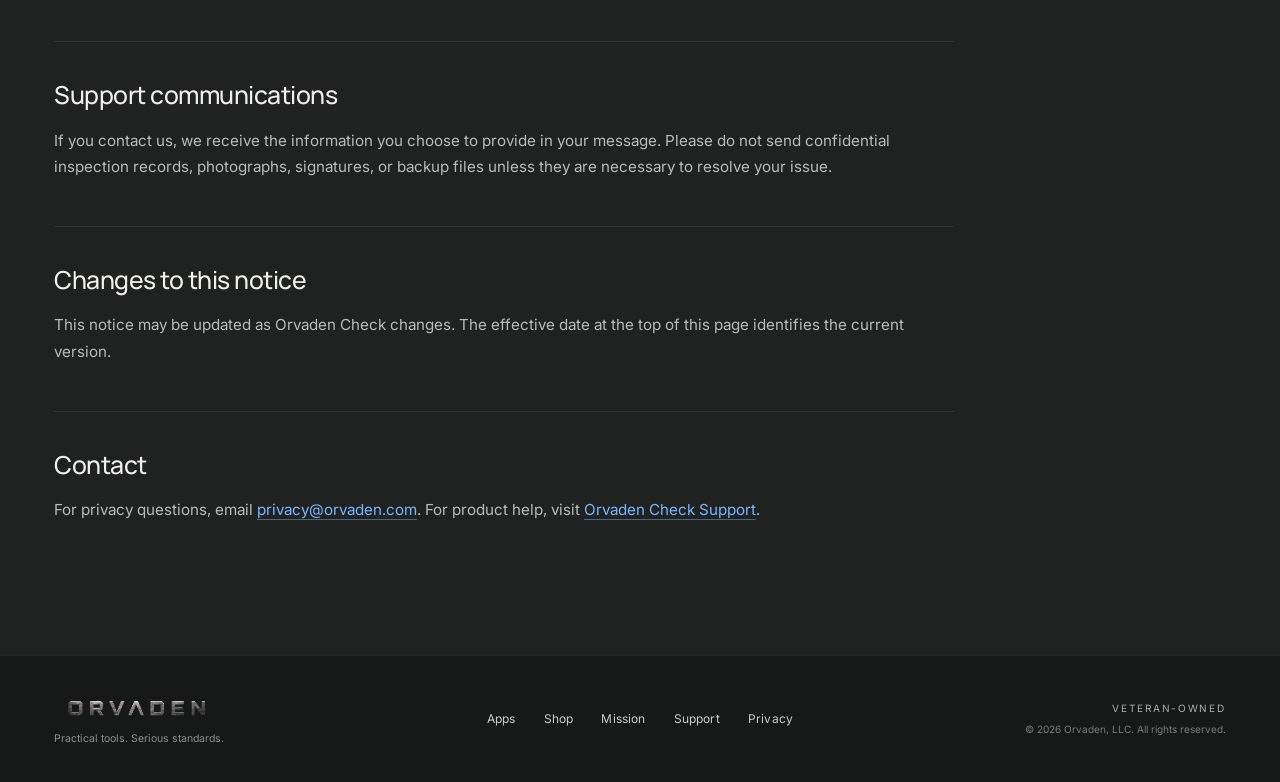
<file: orvaden-check/privacy/index.html>
<!doctype html>
<html lang="en"><head><meta charset="utf-8" /><meta name="viewport" content="width=device-width, initial-scale=1" /><meta name="theme-color" content="#1d1f1f" /><title>Orvaden Check Privacy | ORVADEN</title><link rel="preconnect" href="https://fonts.googleapis.com" /><link rel="preconnect" href="https://fonts.gstatic.com" crossorigin /><link href="https://fonts.googleapis.com/css2?family=Inter:wght@400;500;600&family=Manrope:wght@400;500;600&display=swap" rel="stylesheet" />  <script type="module" crossorigin src="/assets/orvaden-home-v2-PWGoKuea.js"></script>
  <link rel="stylesheet" crossorigin href="/assets/orvaden-home-v2-v7stone.css">
</head>
<body>
<header class="site-header" data-header><div class="header-inner shell shell-wide"><a class="brand" href="../../" aria-label="ORVADEN home"><img src="/assets/orvaden-wordmark-Bmb8qKEH.png" alt="ORVADEN" /></a><button class="menu-toggle" type="button" aria-label="Open menu" aria-expanded="false" aria-controls="primary-nav" data-menu-toggle><span></span><span></span></button><nav id="primary-nav" class="primary-nav" aria-label="Primary" data-nav><a href="../../#apps">Apps</a><a href="../../shop/">Shop</a><a href="../../#mission">Mission</a><a href="../../support/">Support</a><a href="../../privacy/">Privacy</a></nav><a class="header-cta" href="../../#apps">Explore Apps <span aria-hidden="true">→</span></a></div></header>
<main class="page-main"><section class="page-hero"><div class="shell"><p class="eyebrow">Orvaden Check</p><h1>Privacy, kept straightforward.</h1><p>Orvaden Check is designed as a local-first inspection tool. Your inspection records remain on your device unless you choose to export or share them.</p></div></section><div class="page-content shell"><article class="prose"><p class="effective">Effective August 23, 2026</p>
<section><h2>What Orvaden Check stores</h2><p>Orvaden Check stores the information you enter into the app, including inspection checklists, schedules, notes, report details, signatures, organization and inspector profile information, and any photos or logos you choose to attach.</p><p><strong>Local-first means local.</strong> The current version does not require an Orvaden Check account and does not upload your inspection database to an ORVADEN cloud service.</p></section>
<section><h2>Device permissions</h2><p>Orvaden Check may request access only when a related feature needs it:</p><ul><li>Camera and photos: to capture or select images you add to an inspection, report, or organization profile.</li><li>Notifications: to deliver inspection reminders you schedule on your device.</li><li>Files: to let you select a backup for restore or choose where to save an exported report or backup.</li></ul><p>You can review or change these permissions in your device settings. Some app features may not work if their required permission is disabled.</p></section>
<section><h2>Reports, backups, and sharing</h2><p>PDF reports and Orvaden Check backup files are created only when you request them. When you export, save, or share a file, the destination app, storage provider, email service, or recipient you choose controls what happens to that copy.</p><p><strong>Protect exported backups.</strong> Orvaden Check backup files are not password-protected. They may contain inspection records, photos, signatures, profile details, and other information you entered. Store and transmit them appropriately.</p></section>
<section><h2>Analytics, advertising, and tracking</h2><p>The current version of Orvaden Check does not include advertising, third-party analytics, or cross-app tracking. Orvaden, LLC does not sell your Orvaden Check inspection data.</p></section>
<section><h2>Data retention and deletion</h2><p>Your app data stays on your device until you remove it, restore a different backup, reset the app, or uninstall the app, subject to your device operating system and any device-level backup settings. Before deleting Orvaden Check, create and verify a backup if you need to preserve your records.</p></section>
<section><h2>Support communications</h2><p>If you contact us, we receive the information you choose to provide in your message. Please do not send confidential inspection records, photographs, signatures, or backup files unless they are necessary to resolve your issue.</p></section>
<section><h2>Changes to this notice</h2><p>This notice may be updated as Orvaden Check changes. The effective date at the top of this page identifies the current version.</p></section>
<section><h2>Contact</h2><p>For privacy questions, email <a href="mailto:privacy@orvaden.com">privacy@orvaden.com</a>. For product help, visit <a href="../support/">Orvaden Check Support</a>.</p></section>
</article></div></main>
<footer class="site-footer"><div class="shell shell-wide footer-inner"><div class="footer-brand"><img src="/assets/orvaden-wordmark-Bmb8qKEH.png" alt="ORVADEN" /><p>Practical tools. Serious standards.</p></div><nav class="footer-nav" aria-label="Footer"><a href="../../#apps">Apps</a><a href="../../shop/">Shop</a><a href="../../#mission">Mission</a><a href="../../support/">Support</a><a href="../../privacy/">Privacy</a></nav><div class="footer-meta"><span>Veteran-owned</span><span>© 2026 Orvaden, LLC. All rights reserved.</span></div></div></footer></body></html>
</file>
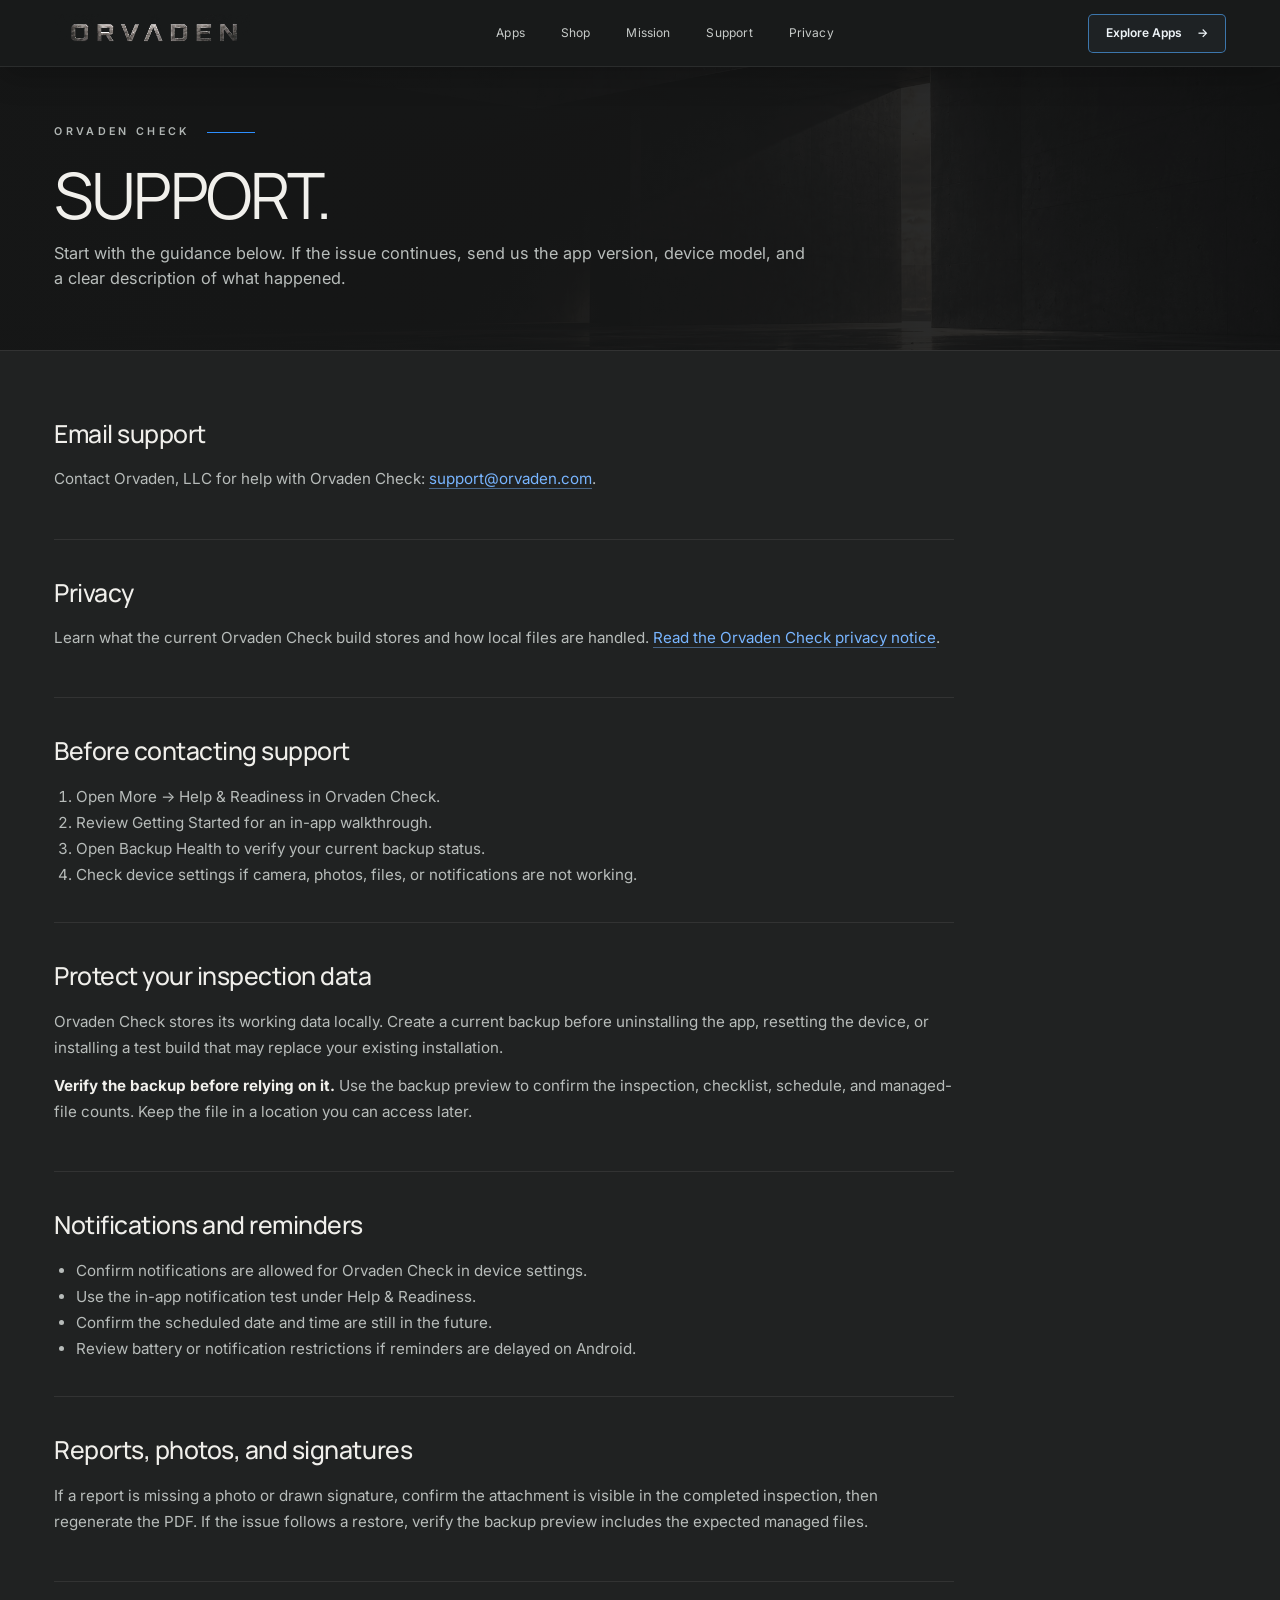
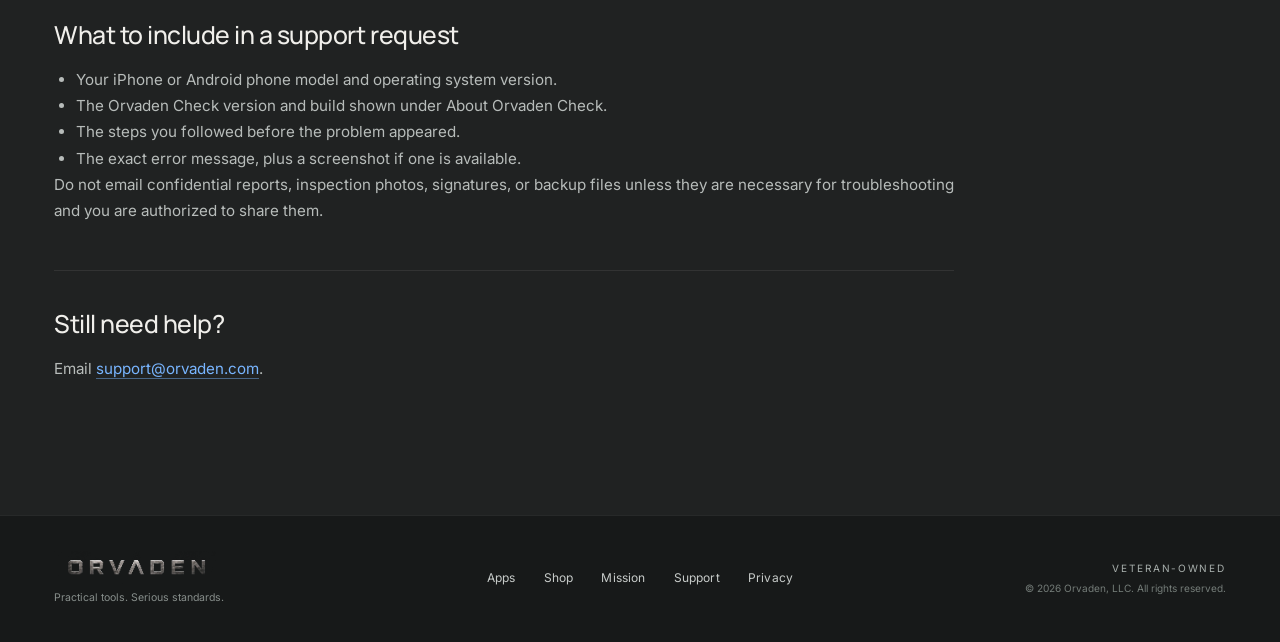
<file: orvaden-check/support/index.html>
<!doctype html>
<html lang="en"><head><meta charset="utf-8" /><meta name="viewport" content="width=device-width, initial-scale=1" /><meta name="theme-color" content="#1d1f1f" /><title>Orvaden Check Support | ORVADEN</title><link rel="preconnect" href="https://fonts.googleapis.com" /><link rel="preconnect" href="https://fonts.gstatic.com" crossorigin /><link href="https://fonts.googleapis.com/css2?family=Inter:wght@400;500;600&family=Manrope:wght@400;500;600&display=swap" rel="stylesheet" />  <script type="module" crossorigin src="/assets/orvaden-home-v2-PWGoKuea.js"></script>
  <link rel="stylesheet" crossorigin href="/assets/orvaden-home-v2-v7stone.css">
</head>
<body>
<header class="site-header" data-header><div class="header-inner shell shell-wide"><a class="brand" href="../../" aria-label="ORVADEN home"><img src="/assets/orvaden-wordmark-Bmb8qKEH.png" alt="ORVADEN" /></a><button class="menu-toggle" type="button" aria-label="Open menu" aria-expanded="false" aria-controls="primary-nav" data-menu-toggle><span></span><span></span></button><nav id="primary-nav" class="primary-nav" aria-label="Primary" data-nav><a href="../../#apps">Apps</a><a href="../../shop/">Shop</a><a href="../../#mission">Mission</a><a href="../../support/">Support</a><a href="../../privacy/">Privacy</a></nav><a class="header-cta" href="../../#apps">Explore Apps <span aria-hidden="true">→</span></a></div></header>
<main class="page-main"><section class="page-hero"><div class="shell"><p class="eyebrow">Orvaden Check</p><h1>Support.</h1><p>Start with the guidance below. If the issue continues, send us the app version, device model, and a clear description of what happened.</p></div></section><div class="page-content shell"><article class="prose">
<section><h2>Email support</h2><p>Contact Orvaden, LLC for help with Orvaden Check: <a href="mailto:support@orvaden.com">support@orvaden.com</a>.</p></section>
<section><h2>Privacy</h2><p>Learn what the current Orvaden Check build stores and how local files are handled. <a href="../privacy/">Read the Orvaden Check privacy notice</a>.</p></section>
<section><h2>Before contacting support</h2><ol><li>Open More → Help &amp; Readiness in Orvaden Check.</li><li>Review Getting Started for an in-app walkthrough.</li><li>Open Backup Health to verify your current backup status.</li><li>Check device settings if camera, photos, files, or notifications are not working.</li></ol></section>
<section><h2>Protect your inspection data</h2><p>Orvaden Check stores its working data locally. Create a current backup before uninstalling the app, resetting the device, or installing a test build that may replace your existing installation.</p><p><strong>Verify the backup before relying on it.</strong> Use the backup preview to confirm the inspection, checklist, schedule, and managed-file counts. Keep the file in a location you can access later.</p></section>
<section><h2>Notifications and reminders</h2><ul><li>Confirm notifications are allowed for Orvaden Check in device settings.</li><li>Use the in-app notification test under Help &amp; Readiness.</li><li>Confirm the scheduled date and time are still in the future.</li><li>Review battery or notification restrictions if reminders are delayed on Android.</li></ul></section>
<section><h2>Reports, photos, and signatures</h2><p>If a report is missing a photo or drawn signature, confirm the attachment is visible in the completed inspection, then regenerate the PDF. If the issue follows a restore, verify the backup preview includes the expected managed files.</p></section>
<section><h2>What to include in a support request</h2><ul><li>Your iPhone or Android phone model and operating system version.</li><li>The Orvaden Check version and build shown under About Orvaden Check.</li><li>The steps you followed before the problem appeared.</li><li>The exact error message, plus a screenshot if one is available.</li></ul><p>Do not email confidential reports, inspection photos, signatures, or backup files unless they are necessary for troubleshooting and you are authorized to share them.</p></section>
<section><h2>Still need help?</h2><p>Email <a href="mailto:support@orvaden.com">support@orvaden.com</a>.</p></section>
</article></div></main>
<footer class="site-footer"><div class="shell shell-wide footer-inner"><div class="footer-brand"><img src="/assets/orvaden-wordmark-Bmb8qKEH.png" alt="ORVADEN" /><p>Practical tools. Serious standards.</p></div><nav class="footer-nav" aria-label="Footer"><a href="../../#apps">Apps</a><a href="../../shop/">Shop</a><a href="../../#mission">Mission</a><a href="../../support/">Support</a><a href="../../privacy/">Privacy</a></nav><div class="footer-meta"><span>Veteran-owned</span><span>© 2026 Orvaden, LLC. All rights reserved.</span></div></div></footer></body></html>
</file>
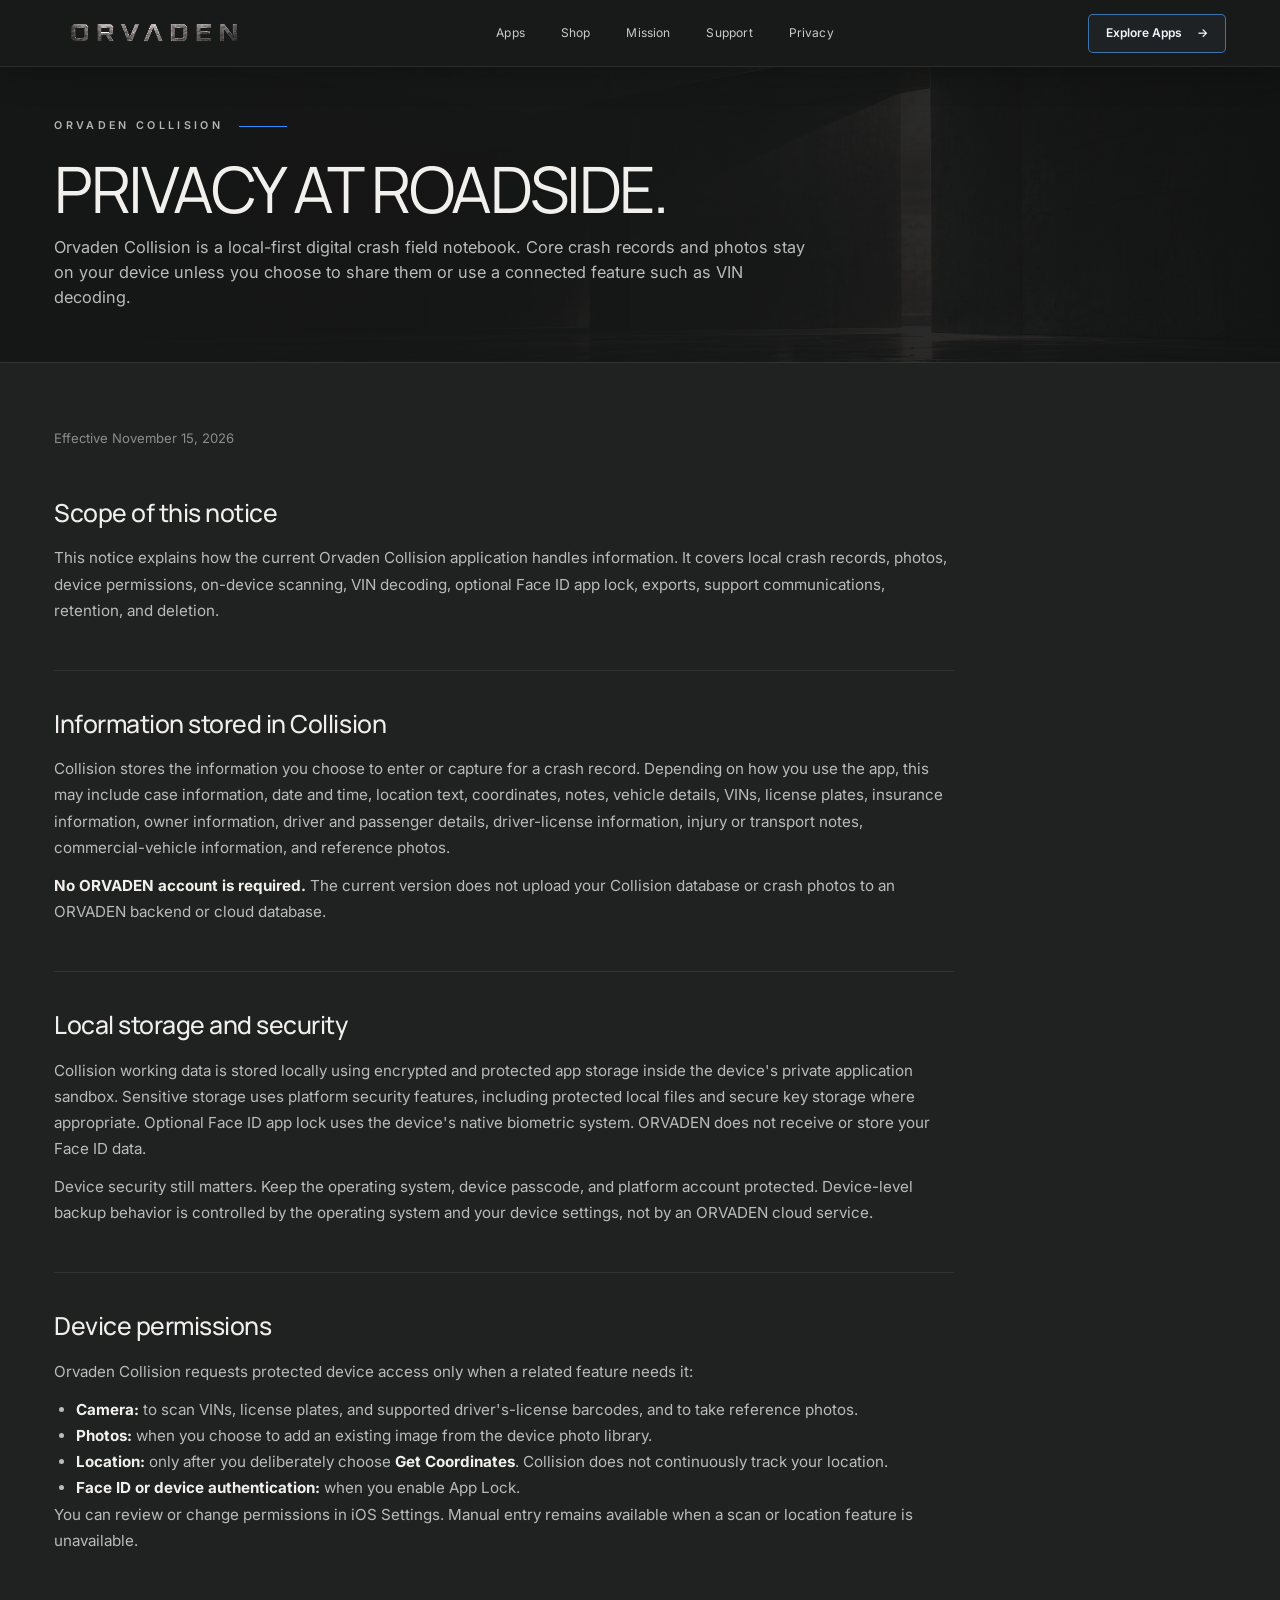
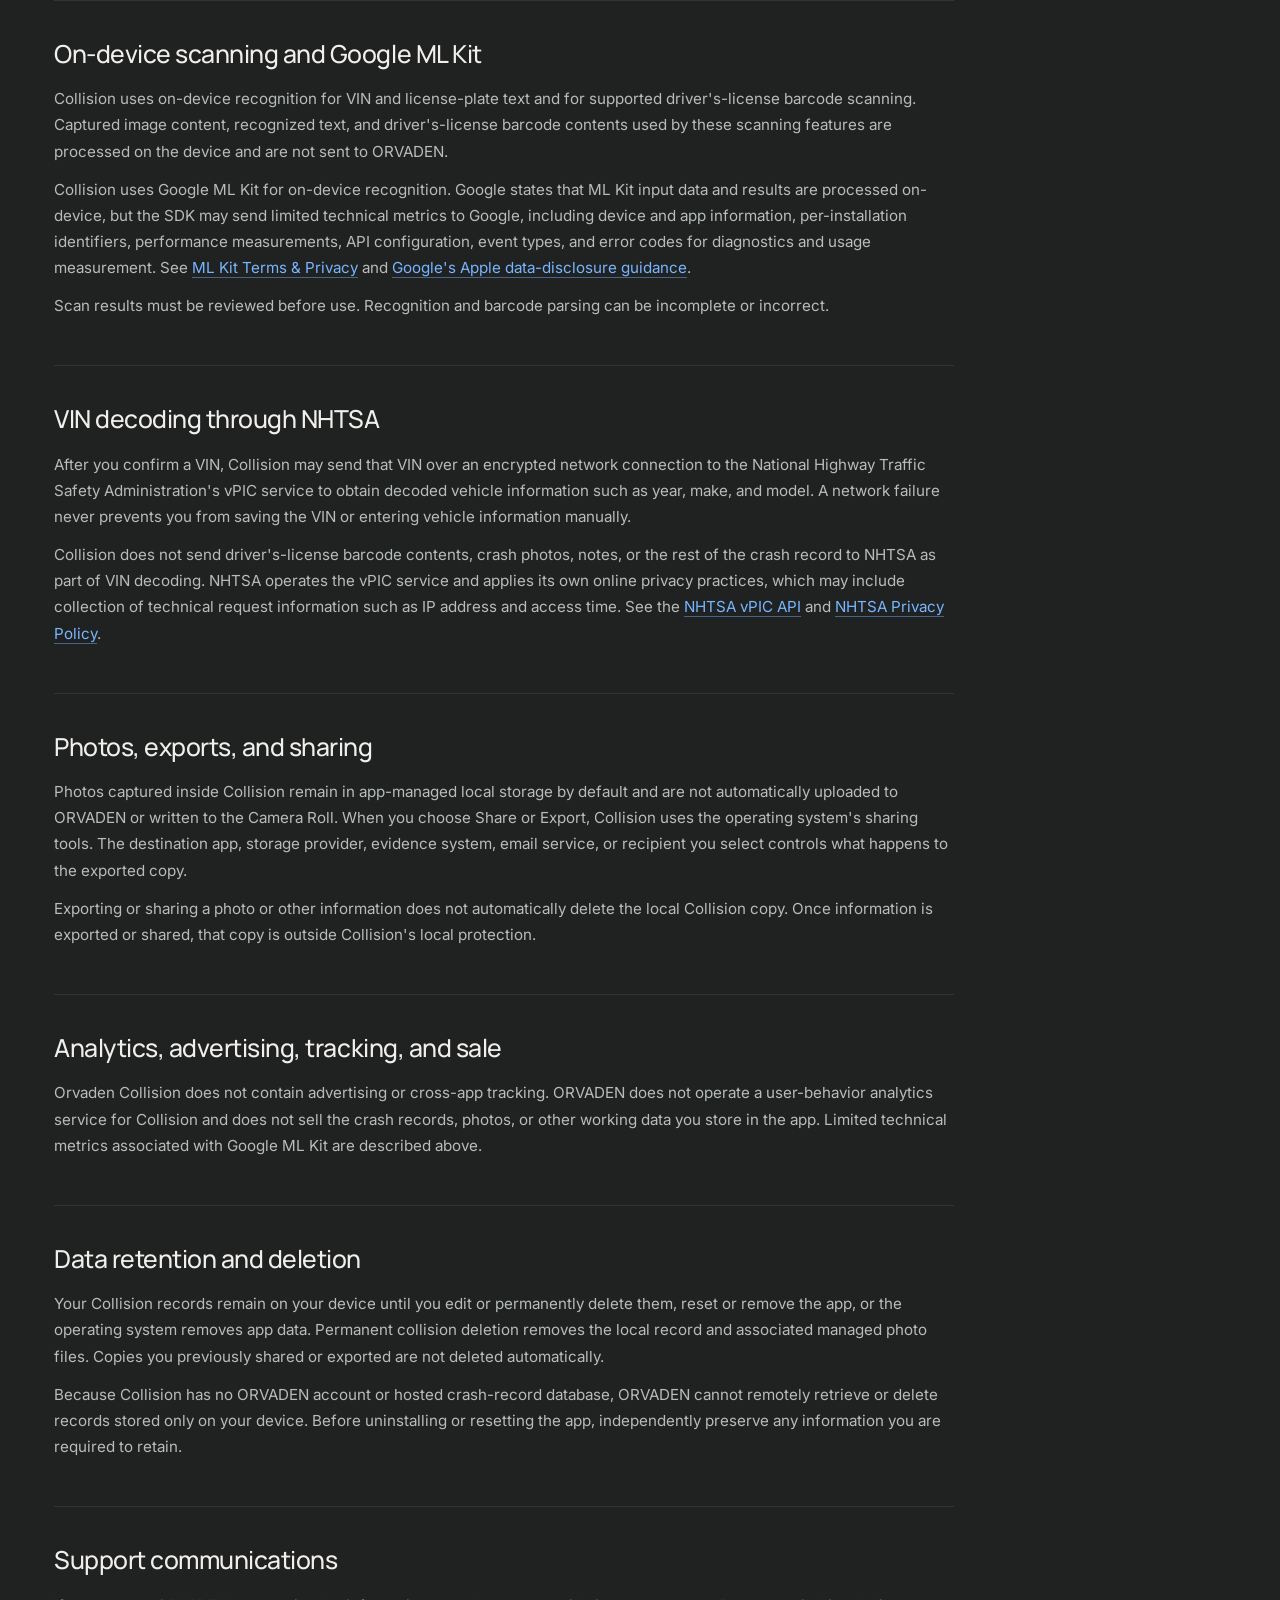
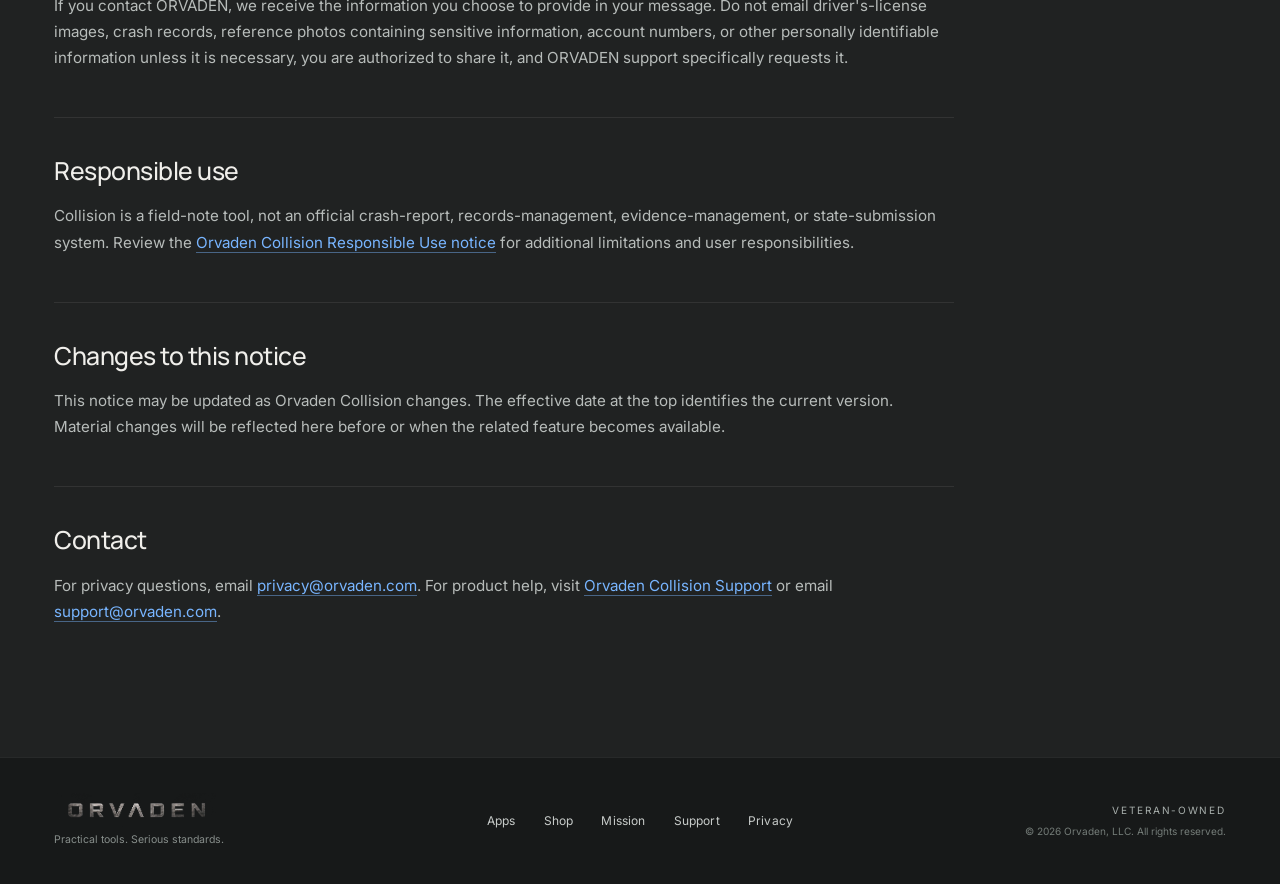
<file: orvaden-collision/privacy/index.html>
<!doctype html>
<html lang="en">
<head>
  <meta charset="utf-8" />
  <meta name="viewport" content="width=device-width, initial-scale=1" />
  <meta name="theme-color" content="#1d1f1f" />
  <meta name="description" content="Orvaden Collision privacy notice covering local protected storage, scanning, location, photos, NHTSA VIN decoding, ML Kit, sharing, retention, and deletion." />
  <title>Orvaden Collision Privacy | ORVADEN</title>
  <link rel="preconnect" href="https://fonts.googleapis.com" />
  <link rel="preconnect" href="https://fonts.gstatic.com" crossorigin />
  <link href="https://fonts.googleapis.com/css2?family=Inter:wght@400;500;600&family=Manrope:wght@400;500;600&display=swap" rel="stylesheet" />
  <script type="module" crossorigin src="/assets/orvaden-home-v2-PWGoKuea.js"></script>
  <link rel="stylesheet" crossorigin href="/assets/orvaden-home-v2-v7stone.css">
</head>
<body>
  <header class="site-header" data-header><div class="header-inner shell shell-wide"><a class="brand" href="../../" aria-label="ORVADEN home"><img src="/assets/orvaden-wordmark-Bmb8qKEH.png" alt="ORVADEN" /></a><button class="menu-toggle" type="button" aria-label="Open menu" aria-expanded="false" aria-controls="primary-nav" data-menu-toggle><span></span><span></span></button><nav id="primary-nav" class="primary-nav" aria-label="Primary" data-nav><a href="../../#apps">Apps</a><a href="../../shop/">Shop</a><a href="../../#mission">Mission</a><a href="../../support/">Support</a><a href="../../privacy/">Privacy</a></nav><a class="header-cta" href="../../#apps">Explore Apps <span aria-hidden="true">→</span></a></div></header>
  <main class="page-main">
    <section class="page-hero"><div class="shell"><p class="eyebrow">Orvaden Collision</p><h1>Privacy at roadside.</h1><p>Orvaden Collision is a local-first digital crash field notebook. Core crash records and photos stay on your device unless you choose to share them or use a connected feature such as VIN decoding.</p></div></section>
    <div class="page-content shell">
      <article class="prose">
        <p class="effective">Effective November 15, 2026</p>
        <section><h2>Scope of this notice</h2><p>This notice explains how the current Orvaden Collision application handles information. It covers local crash records, photos, device permissions, on-device scanning, VIN decoding, optional Face ID app lock, exports, support communications, retention, and deletion.</p></section>
        <section><h2>Information stored in Collision</h2><p>Collision stores the information you choose to enter or capture for a crash record. Depending on how you use the app, this may include case information, date and time, location text, coordinates, notes, vehicle details, VINs, license plates, insurance information, owner information, driver and passenger details, driver-license information, injury or transport notes, commercial-vehicle information, and reference photos.</p><p><strong>No ORVADEN account is required.</strong> The current version does not upload your Collision database or crash photos to an ORVADEN backend or cloud database.</p></section>
        <section><h2>Local storage and security</h2><p>Collision working data is stored locally using encrypted and protected app storage inside the device's private application sandbox. Sensitive storage uses platform security features, including protected local files and secure key storage where appropriate. Optional Face ID app lock uses the device's native biometric system. ORVADEN does not receive or store your Face ID data.</p><p>Device security still matters. Keep the operating system, device passcode, and platform account protected. Device-level backup behavior is controlled by the operating system and your device settings, not by an ORVADEN cloud service.</p></section>
        <section><h2>Device permissions</h2><p>Orvaden Collision requests protected device access only when a related feature needs it:</p><ul><li><strong>Camera:</strong> to scan VINs, license plates, and supported driver's-license barcodes, and to take reference photos.</li><li><strong>Photos:</strong> when you choose to add an existing image from the device photo library.</li><li><strong>Location:</strong> only after you deliberately choose <strong>Get Coordinates</strong>. Collision does not continuously track your location.</li><li><strong>Face ID or device authentication:</strong> when you enable App Lock.</li></ul><p>You can review or change permissions in iOS Settings. Manual entry remains available when a scan or location feature is unavailable.</p></section>
        <section><h2>On-device scanning and Google ML Kit</h2><p>Collision uses on-device recognition for VIN and license-plate text and for supported driver's-license barcode scanning. Captured image content, recognized text, and driver's-license barcode contents used by these scanning features are processed on the device and are not sent to ORVADEN.</p><p>Collision uses Google ML Kit for on-device recognition. Google states that ML Kit input data and results are processed on-device, but the SDK may send limited technical metrics to Google, including device and app information, per-installation identifiers, performance measurements, API configuration, event types, and error codes for diagnostics and usage measurement. See <a href="https://developers.google.com/ml-kit/terms" target="_blank" rel="noopener noreferrer">ML Kit Terms &amp; Privacy</a> and <a href="https://developers.google.com/ml-kit/ios-data-disclosure" target="_blank" rel="noopener noreferrer">Google's Apple data-disclosure guidance</a>.</p><p>Scan results must be reviewed before use. Recognition and barcode parsing can be incomplete or incorrect.</p></section>
        <section><h2>VIN decoding through NHTSA</h2><p>After you confirm a VIN, Collision may send that VIN over an encrypted network connection to the National Highway Traffic Safety Administration's vPIC service to obtain decoded vehicle information such as year, make, and model. A network failure never prevents you from saving the VIN or entering vehicle information manually.</p><p>Collision does not send driver's-license barcode contents, crash photos, notes, or the rest of the crash record to NHTSA as part of VIN decoding. NHTSA operates the vPIC service and applies its own online privacy practices, which may include collection of technical request information such as IP address and access time. See the <a href="https://vpic.nhtsa.dot.gov/api/" target="_blank" rel="noopener noreferrer">NHTSA vPIC API</a> and <a href="https://www.nhtsa.gov/about-nhtsa/privacy-policy" target="_blank" rel="noopener noreferrer">NHTSA Privacy Policy</a>.</p></section>
        <section><h2>Photos, exports, and sharing</h2><p>Photos captured inside Collision remain in app-managed local storage by default and are not automatically uploaded to ORVADEN or written to the Camera Roll. When you choose Share or Export, Collision uses the operating system's sharing tools. The destination app, storage provider, evidence system, email service, or recipient you select controls what happens to the exported copy.</p><p>Exporting or sharing a photo or other information does not automatically delete the local Collision copy. Once information is exported or shared, that copy is outside Collision's local protection.</p></section>
        <section><h2>Analytics, advertising, tracking, and sale</h2><p>Orvaden Collision does not contain advertising or cross-app tracking. ORVADEN does not operate a user-behavior analytics service for Collision and does not sell the crash records, photos, or other working data you store in the app. Limited technical metrics associated with Google ML Kit are described above.</p></section>
        <section><h2>Data retention and deletion</h2><p>Your Collision records remain on your device until you edit or permanently delete them, reset or remove the app, or the operating system removes app data. Permanent collision deletion removes the local record and associated managed photo files. Copies you previously shared or exported are not deleted automatically.</p><p>Because Collision has no ORVADEN account or hosted crash-record database, ORVADEN cannot remotely retrieve or delete records stored only on your device. Before uninstalling or resetting the app, independently preserve any information you are required to retain.</p></section>
        <section><h2>Support communications</h2><p>If you contact ORVADEN, we receive the information you choose to provide in your message. Do not email driver's-license images, crash records, reference photos containing sensitive information, account numbers, or other personally identifiable information unless it is necessary, you are authorized to share it, and ORVADEN support specifically requests it.</p></section>
        <section><h2>Responsible use</h2><p>Collision is a field-note tool, not an official crash-report, records-management, evidence-management, or state-submission system. Review the <a href="../responsible-use/">Orvaden Collision Responsible Use notice</a> for additional limitations and user responsibilities.</p></section>
        <section><h2>Changes to this notice</h2><p>This notice may be updated as Orvaden Collision changes. The effective date at the top identifies the current version. Material changes will be reflected here before or when the related feature becomes available.</p></section>
        <section><h2>Contact</h2><p>For privacy questions, email <a href="mailto:privacy@orvaden.com">privacy@orvaden.com</a>. For product help, visit <a href="../support/">Orvaden Collision Support</a> or email <a href="mailto:support@orvaden.com">support@orvaden.com</a>.</p></section>
      </article>
    </div>
  </main>
  <footer class="site-footer"><div class="shell shell-wide footer-inner"><div class="footer-brand"><img src="/assets/orvaden-wordmark-Bmb8qKEH.png" alt="ORVADEN" /><p>Practical tools. Serious standards.</p></div><nav class="footer-nav" aria-label="Footer"><a href="../../#apps">Apps</a><a href="../../shop/">Shop</a><a href="../../#mission">Mission</a><a href="../../support/">Support</a><a href="../../privacy/">Privacy</a></nav><div class="footer-meta"><span>Veteran-owned</span><span>© 2026 Orvaden, LLC. All rights reserved.</span></div></div></footer>
</body>
</html>
</file>
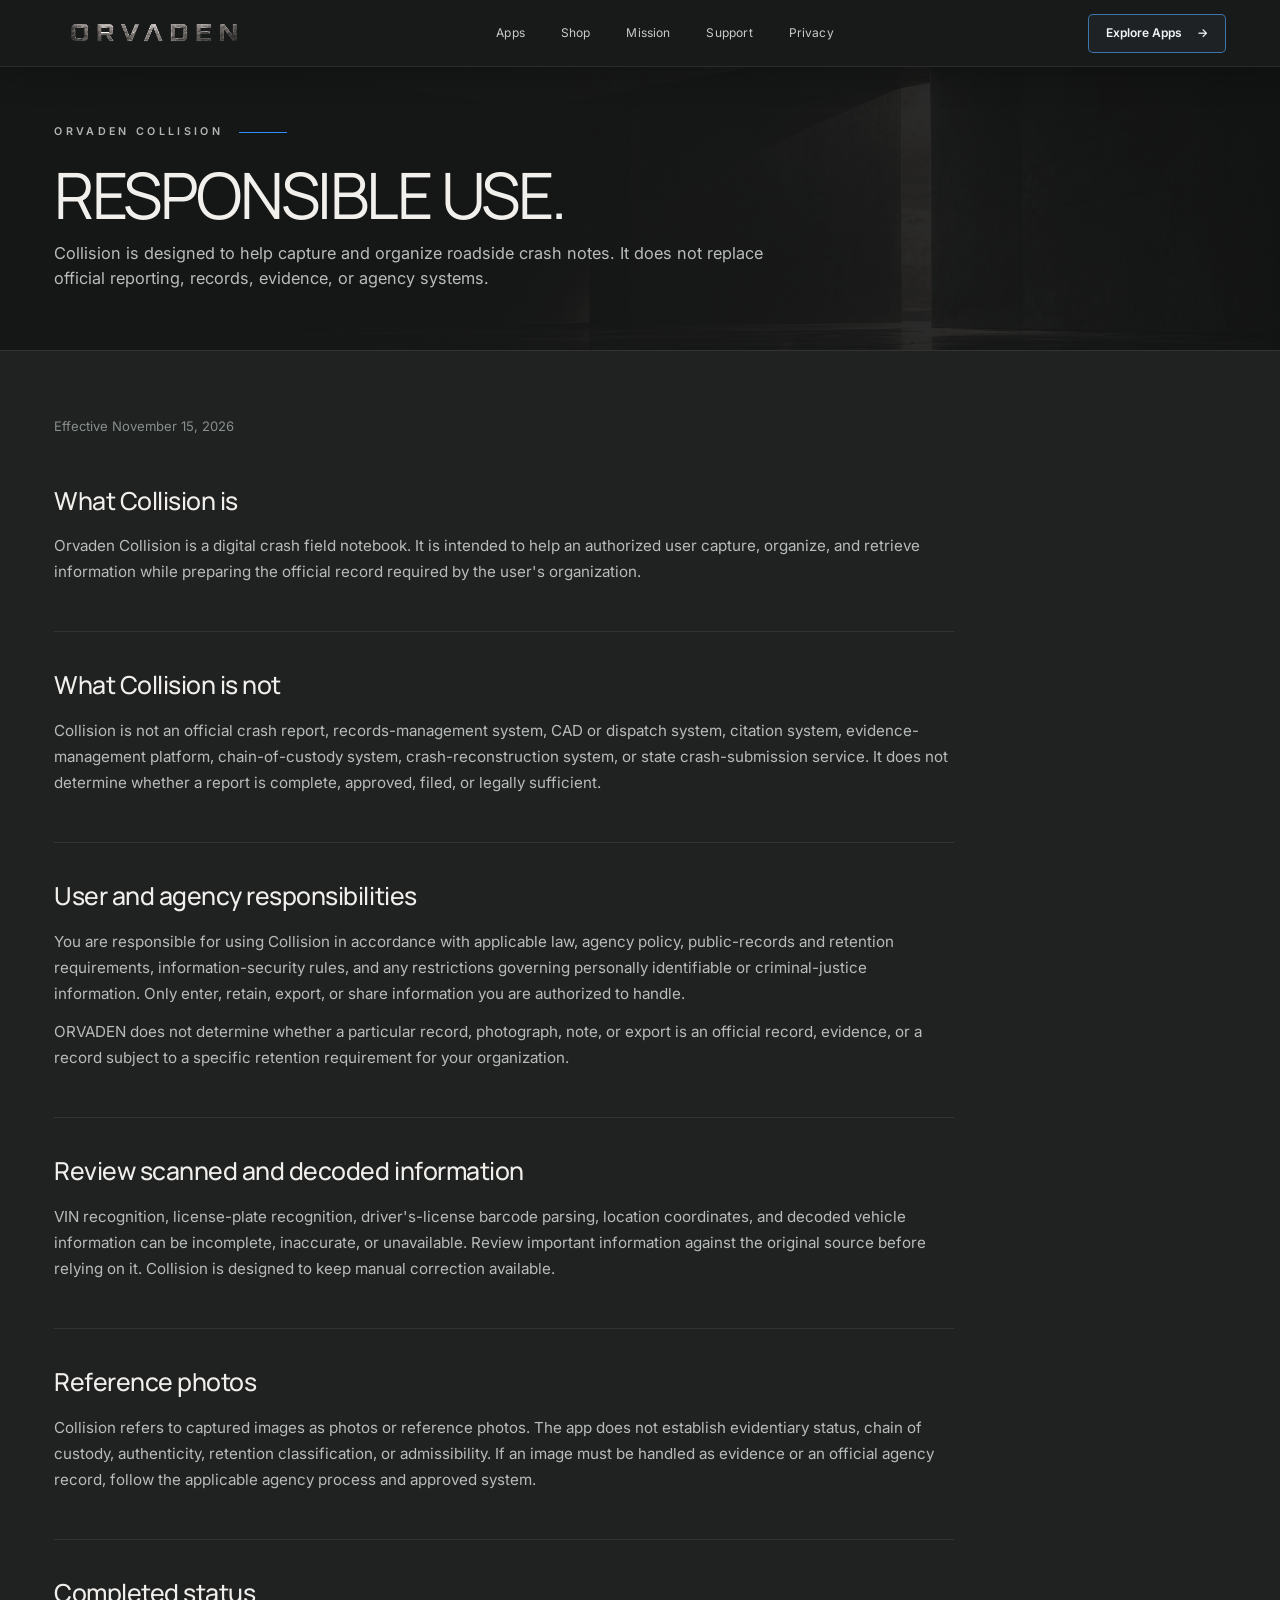
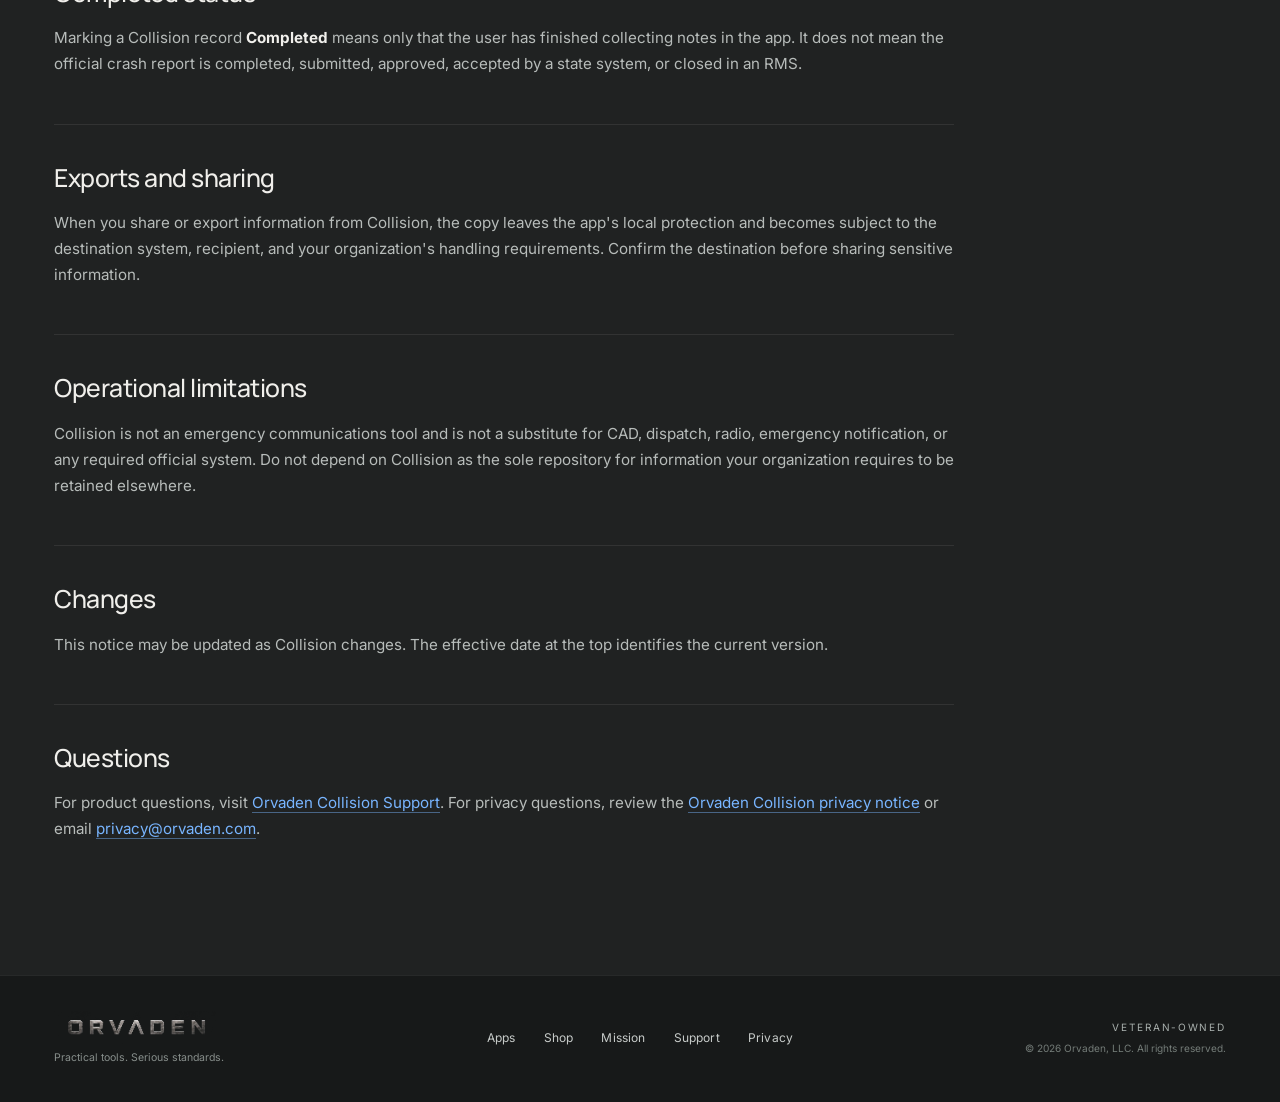
<file: orvaden-collision/responsible-use/index.html>
<!doctype html>
<html lang="en">
<head>
  <meta charset="utf-8" />
  <meta name="viewport" content="width=device-width, initial-scale=1" />
  <meta name="theme-color" content="#1d1f1f" />
  <meta name="description" content="Responsible Use notice for Orvaden Collision, a digital crash field notebook." />
  <title>Orvaden Collision Responsible Use | ORVADEN</title>
  <link rel="preconnect" href="https://fonts.googleapis.com" />
  <link rel="preconnect" href="https://fonts.gstatic.com" crossorigin />
  <link href="https://fonts.googleapis.com/css2?family=Inter:wght@400;500;600&family=Manrope:wght@400;500;600&display=swap" rel="stylesheet" />
  <script type="module" crossorigin src="/assets/orvaden-home-v2-PWGoKuea.js"></script>
  <link rel="stylesheet" crossorigin href="/assets/orvaden-home-v2-v7stone.css">
</head>
<body>
  <header class="site-header" data-header><div class="header-inner shell shell-wide"><a class="brand" href="../../" aria-label="ORVADEN home"><img src="/assets/orvaden-wordmark-Bmb8qKEH.png" alt="ORVADEN" /></a><button class="menu-toggle" type="button" aria-label="Open menu" aria-expanded="false" aria-controls="primary-nav" data-menu-toggle><span></span><span></span></button><nav id="primary-nav" class="primary-nav" aria-label="Primary" data-nav><a href="../../#apps">Apps</a><a href="../../shop/">Shop</a><a href="../../#mission">Mission</a><a href="../../support/">Support</a><a href="../../privacy/">Privacy</a></nav><a class="header-cta" href="../../#apps">Explore Apps <span aria-hidden="true">→</span></a></div></header>
  <main class="page-main">
    <section class="page-hero"><div class="shell"><p class="eyebrow">Orvaden Collision</p><h1>Responsible use.</h1><p>Collision is designed to help capture and organize roadside crash notes. It does not replace official reporting, records, evidence, or agency systems.</p></div></section>
    <div class="page-content shell">
      <article class="prose">
        <p class="effective">Effective November 15, 2026</p>
        <section><h2>What Collision is</h2><p>Orvaden Collision is a digital crash field notebook. It is intended to help an authorized user capture, organize, and retrieve information while preparing the official record required by the user's organization.</p></section>
        <section><h2>What Collision is not</h2><p>Collision is not an official crash report, records-management system, CAD or dispatch system, citation system, evidence-management platform, chain-of-custody system, crash-reconstruction system, or state crash-submission service. It does not determine whether a report is complete, approved, filed, or legally sufficient.</p></section>
        <section><h2>User and agency responsibilities</h2><p>You are responsible for using Collision in accordance with applicable law, agency policy, public-records and retention requirements, information-security rules, and any restrictions governing personally identifiable or criminal-justice information. Only enter, retain, export, or share information you are authorized to handle.</p><p>ORVADEN does not determine whether a particular record, photograph, note, or export is an official record, evidence, or a record subject to a specific retention requirement for your organization.</p></section>
        <section><h2>Review scanned and decoded information</h2><p>VIN recognition, license-plate recognition, driver's-license barcode parsing, location coordinates, and decoded vehicle information can be incomplete, inaccurate, or unavailable. Review important information against the original source before relying on it. Collision is designed to keep manual correction available.</p></section>
        <section><h2>Reference photos</h2><p>Collision refers to captured images as photos or reference photos. The app does not establish evidentiary status, chain of custody, authenticity, retention classification, or admissibility. If an image must be handled as evidence or an official agency record, follow the applicable agency process and approved system.</p></section>
        <section><h2>Completed status</h2><p>Marking a Collision record <strong>Completed</strong> means only that the user has finished collecting notes in the app. It does not mean the official crash report is completed, submitted, approved, accepted by a state system, or closed in an RMS.</p></section>
        <section><h2>Exports and sharing</h2><p>When you share or export information from Collision, the copy leaves the app's local protection and becomes subject to the destination system, recipient, and your organization's handling requirements. Confirm the destination before sharing sensitive information.</p></section>
        <section><h2>Operational limitations</h2><p>Collision is not an emergency communications tool and is not a substitute for CAD, dispatch, radio, emergency notification, or any required official system. Do not depend on Collision as the sole repository for information your organization requires to be retained elsewhere.</p></section>
        <section><h2>Changes</h2><p>This notice may be updated as Collision changes. The effective date at the top identifies the current version.</p></section>
        <section><h2>Questions</h2><p>For product questions, visit <a href="../support/">Orvaden Collision Support</a>. For privacy questions, review the <a href="../privacy/">Orvaden Collision privacy notice</a> or email <a href="mailto:privacy@orvaden.com">privacy@orvaden.com</a>.</p></section>
      </article>
    </div>
  </main>
  <footer class="site-footer"><div class="shell shell-wide footer-inner"><div class="footer-brand"><img src="/assets/orvaden-wordmark-Bmb8qKEH.png" alt="ORVADEN" /><p>Practical tools. Serious standards.</p></div><nav class="footer-nav" aria-label="Footer"><a href="../../#apps">Apps</a><a href="../../shop/">Shop</a><a href="../../#mission">Mission</a><a href="../../support/">Support</a><a href="../../privacy/">Privacy</a></nav><div class="footer-meta"><span>Veteran-owned</span><span>© 2026 Orvaden, LLC. All rights reserved.</span></div></div></footer>
</body>
</html>
</file>
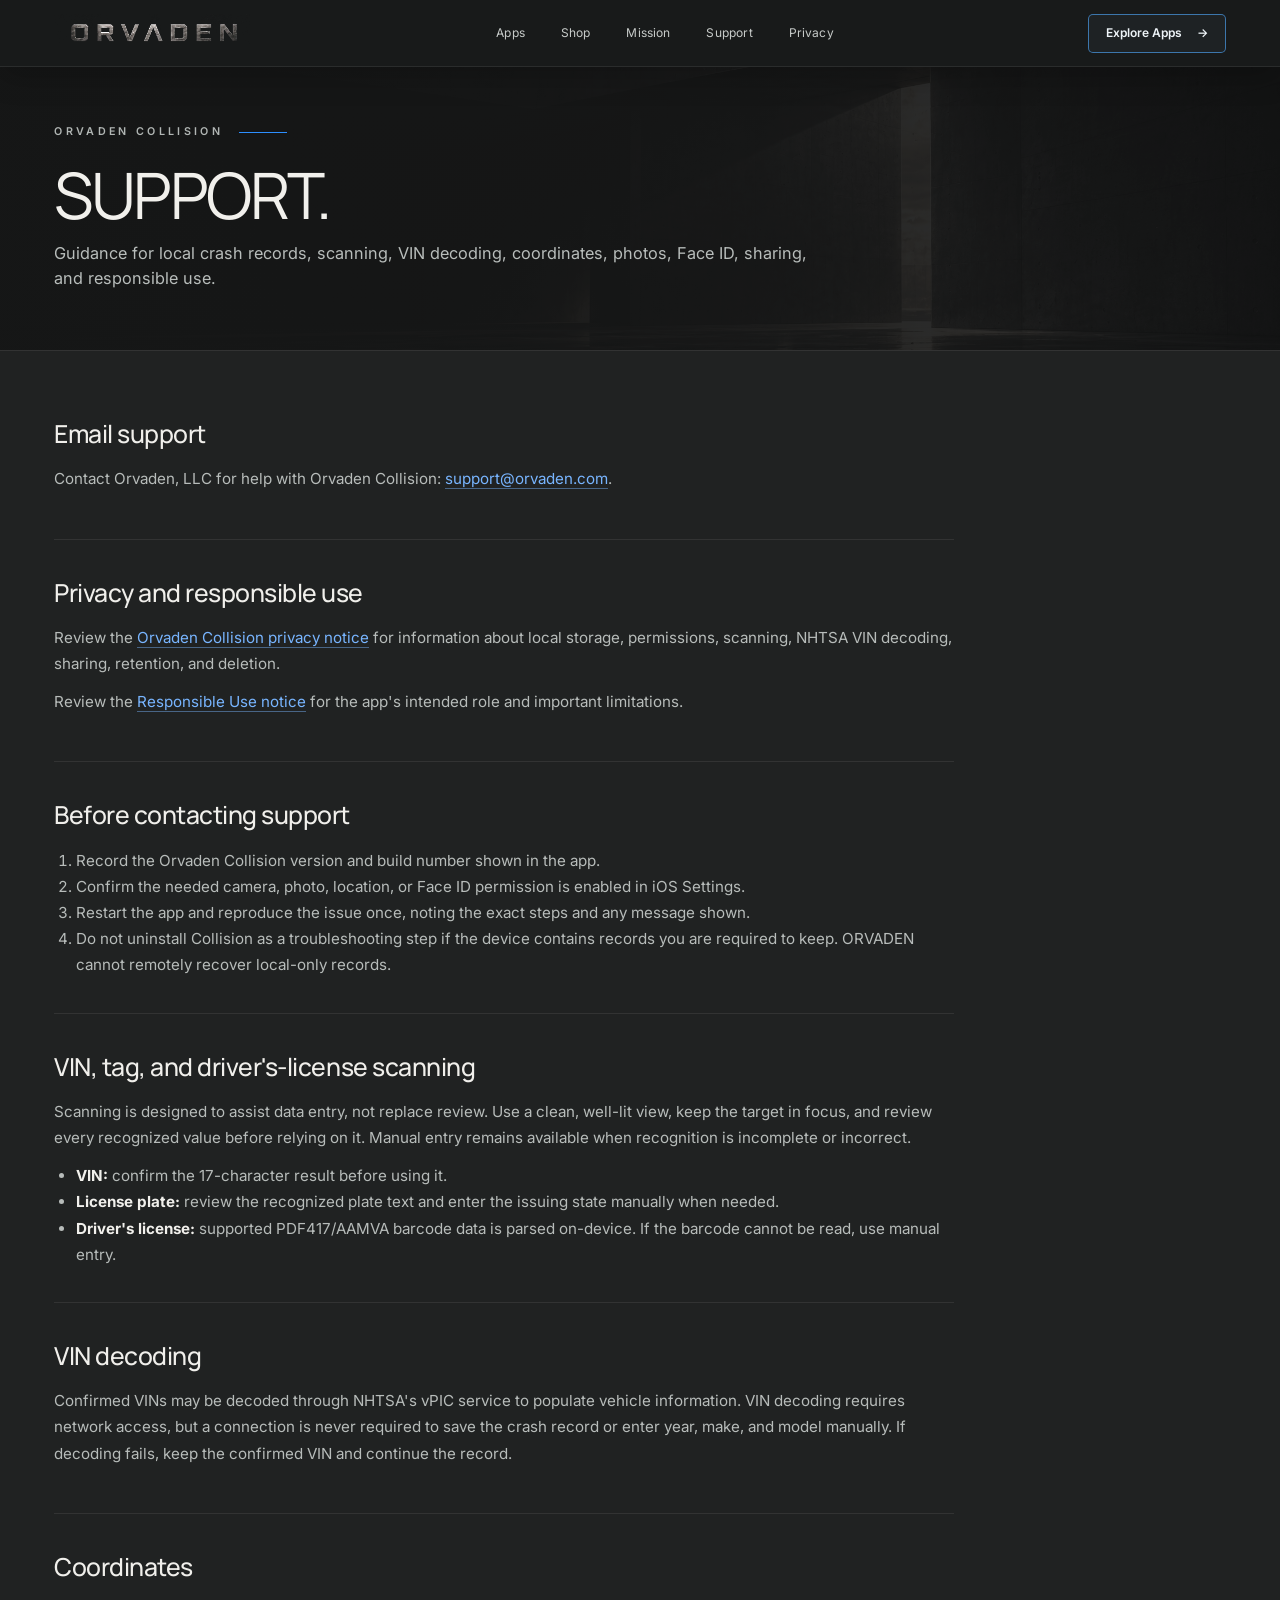
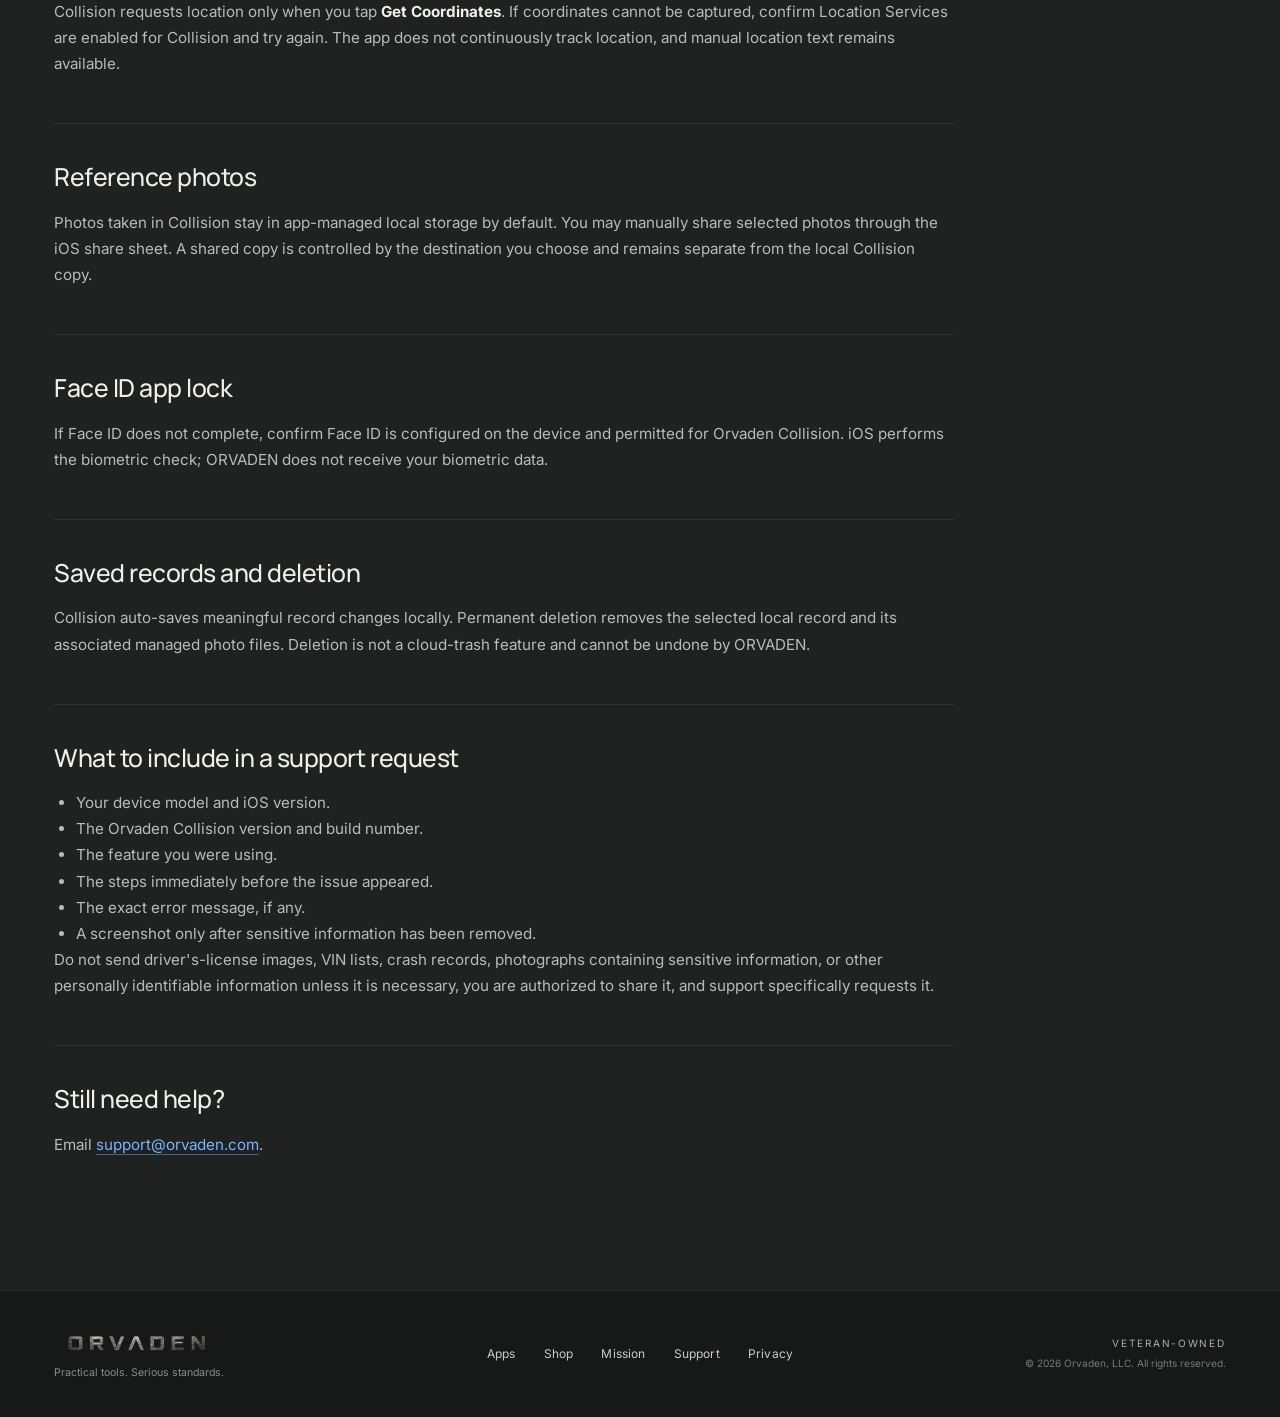
<file: orvaden-collision/support/index.html>
<!doctype html>
<html lang="en">
<head>
  <meta charset="utf-8" />
  <meta name="viewport" content="width=device-width, initial-scale=1" />
  <meta name="theme-color" content="#1d1f1f" />
  <meta name="description" content="Official Orvaden Collision support for local crash records, scanning, VIN decoding, location, photos, Face ID, sharing, privacy, and responsible use." />
  <title>Orvaden Collision Support | ORVADEN</title>
  <link rel="preconnect" href="https://fonts.googleapis.com" />
  <link rel="preconnect" href="https://fonts.gstatic.com" crossorigin />
  <link href="https://fonts.googleapis.com/css2?family=Inter:wght@400;500;600&family=Manrope:wght@400;500;600&display=swap" rel="stylesheet" />
  <script type="module" crossorigin src="/assets/orvaden-home-v2-PWGoKuea.js"></script>
  <link rel="stylesheet" crossorigin href="/assets/orvaden-home-v2-v7stone.css">
</head>
<body>
  <header class="site-header" data-header><div class="header-inner shell shell-wide"><a class="brand" href="../../" aria-label="ORVADEN home"><img src="/assets/orvaden-wordmark-Bmb8qKEH.png" alt="ORVADEN" /></a><button class="menu-toggle" type="button" aria-label="Open menu" aria-expanded="false" aria-controls="primary-nav" data-menu-toggle><span></span><span></span></button><nav id="primary-nav" class="primary-nav" aria-label="Primary" data-nav><a href="../../#apps">Apps</a><a href="../../shop/">Shop</a><a href="../../#mission">Mission</a><a href="../../support/">Support</a><a href="../../privacy/">Privacy</a></nav><a class="header-cta" href="../../#apps">Explore Apps <span aria-hidden="true">→</span></a></div></header>
  <main class="page-main">
    <section class="page-hero"><div class="shell"><p class="eyebrow">Orvaden Collision</p><h1>Support.</h1><p>Guidance for local crash records, scanning, VIN decoding, coordinates, photos, Face ID, sharing, and responsible use.</p></div></section>
    <div class="page-content shell">
      <article class="prose">
        <section><h2>Email support</h2><p>Contact Orvaden, LLC for help with Orvaden Collision: <a href="mailto:support@orvaden.com">support@orvaden.com</a>.</p></section>
        <section><h2>Privacy and responsible use</h2><p>Review the <a href="../privacy/">Orvaden Collision privacy notice</a> for information about local storage, permissions, scanning, NHTSA VIN decoding, sharing, retention, and deletion.</p><p>Review the <a href="../responsible-use/">Responsible Use notice</a> for the app's intended role and important limitations.</p></section>
        <section><h2>Before contacting support</h2><ol><li>Record the Orvaden Collision version and build number shown in the app.</li><li>Confirm the needed camera, photo, location, or Face ID permission is enabled in iOS Settings.</li><li>Restart the app and reproduce the issue once, noting the exact steps and any message shown.</li><li>Do not uninstall Collision as a troubleshooting step if the device contains records you are required to keep. ORVADEN cannot remotely recover local-only records.</li></ol></section>
        <section><h2>VIN, tag, and driver's-license scanning</h2><p>Scanning is designed to assist data entry, not replace review. Use a clean, well-lit view, keep the target in focus, and review every recognized value before relying on it. Manual entry remains available when recognition is incomplete or incorrect.</p><ul><li><strong>VIN:</strong> confirm the 17-character result before using it.</li><li><strong>License plate:</strong> review the recognized plate text and enter the issuing state manually when needed.</li><li><strong>Driver's license:</strong> supported PDF417/AAMVA barcode data is parsed on-device. If the barcode cannot be read, use manual entry.</li></ul></section>
        <section><h2>VIN decoding</h2><p>Confirmed VINs may be decoded through NHTSA's vPIC service to populate vehicle information. VIN decoding requires network access, but a connection is never required to save the crash record or enter year, make, and model manually. If decoding fails, keep the confirmed VIN and continue the record.</p></section>
        <section><h2>Coordinates</h2><p>Collision requests location only when you tap <strong>Get Coordinates</strong>. If coordinates cannot be captured, confirm Location Services are enabled for Collision and try again. The app does not continuously track location, and manual location text remains available.</p></section>
        <section><h2>Reference photos</h2><p>Photos taken in Collision stay in app-managed local storage by default. You may manually share selected photos through the iOS share sheet. A shared copy is controlled by the destination you choose and remains separate from the local Collision copy.</p></section>
        <section><h2>Face ID app lock</h2><p>If Face ID does not complete, confirm Face ID is configured on the device and permitted for Orvaden Collision. iOS performs the biometric check; ORVADEN does not receive your biometric data.</p></section>
        <section><h2>Saved records and deletion</h2><p>Collision auto-saves meaningful record changes locally. Permanent deletion removes the selected local record and its associated managed photo files. Deletion is not a cloud-trash feature and cannot be undone by ORVADEN.</p></section>
        <section><h2>What to include in a support request</h2><ul><li>Your device model and iOS version.</li><li>The Orvaden Collision version and build number.</li><li>The feature you were using.</li><li>The steps immediately before the issue appeared.</li><li>The exact error message, if any.</li><li>A screenshot only after sensitive information has been removed.</li></ul><p>Do not send driver's-license images, VIN lists, crash records, photographs containing sensitive information, or other personally identifiable information unless it is necessary, you are authorized to share it, and support specifically requests it.</p></section>
        <section><h2>Still need help?</h2><p>Email <a href="mailto:support@orvaden.com">support@orvaden.com</a>.</p></section>
      </article>
    </div>
  </main>
  <footer class="site-footer"><div class="shell shell-wide footer-inner"><div class="footer-brand"><img src="/assets/orvaden-wordmark-Bmb8qKEH.png" alt="ORVADEN" /><p>Practical tools. Serious standards.</p></div><nav class="footer-nav" aria-label="Footer"><a href="../../#apps">Apps</a><a href="../../shop/">Shop</a><a href="../../#mission">Mission</a><a href="../../support/">Support</a><a href="../../privacy/">Privacy</a></nav><div class="footer-meta"><span>Veteran-owned</span><span>© 2026 Orvaden, LLC. All rights reserved.</span></div></div></footer>
</body>
</html>
</file>
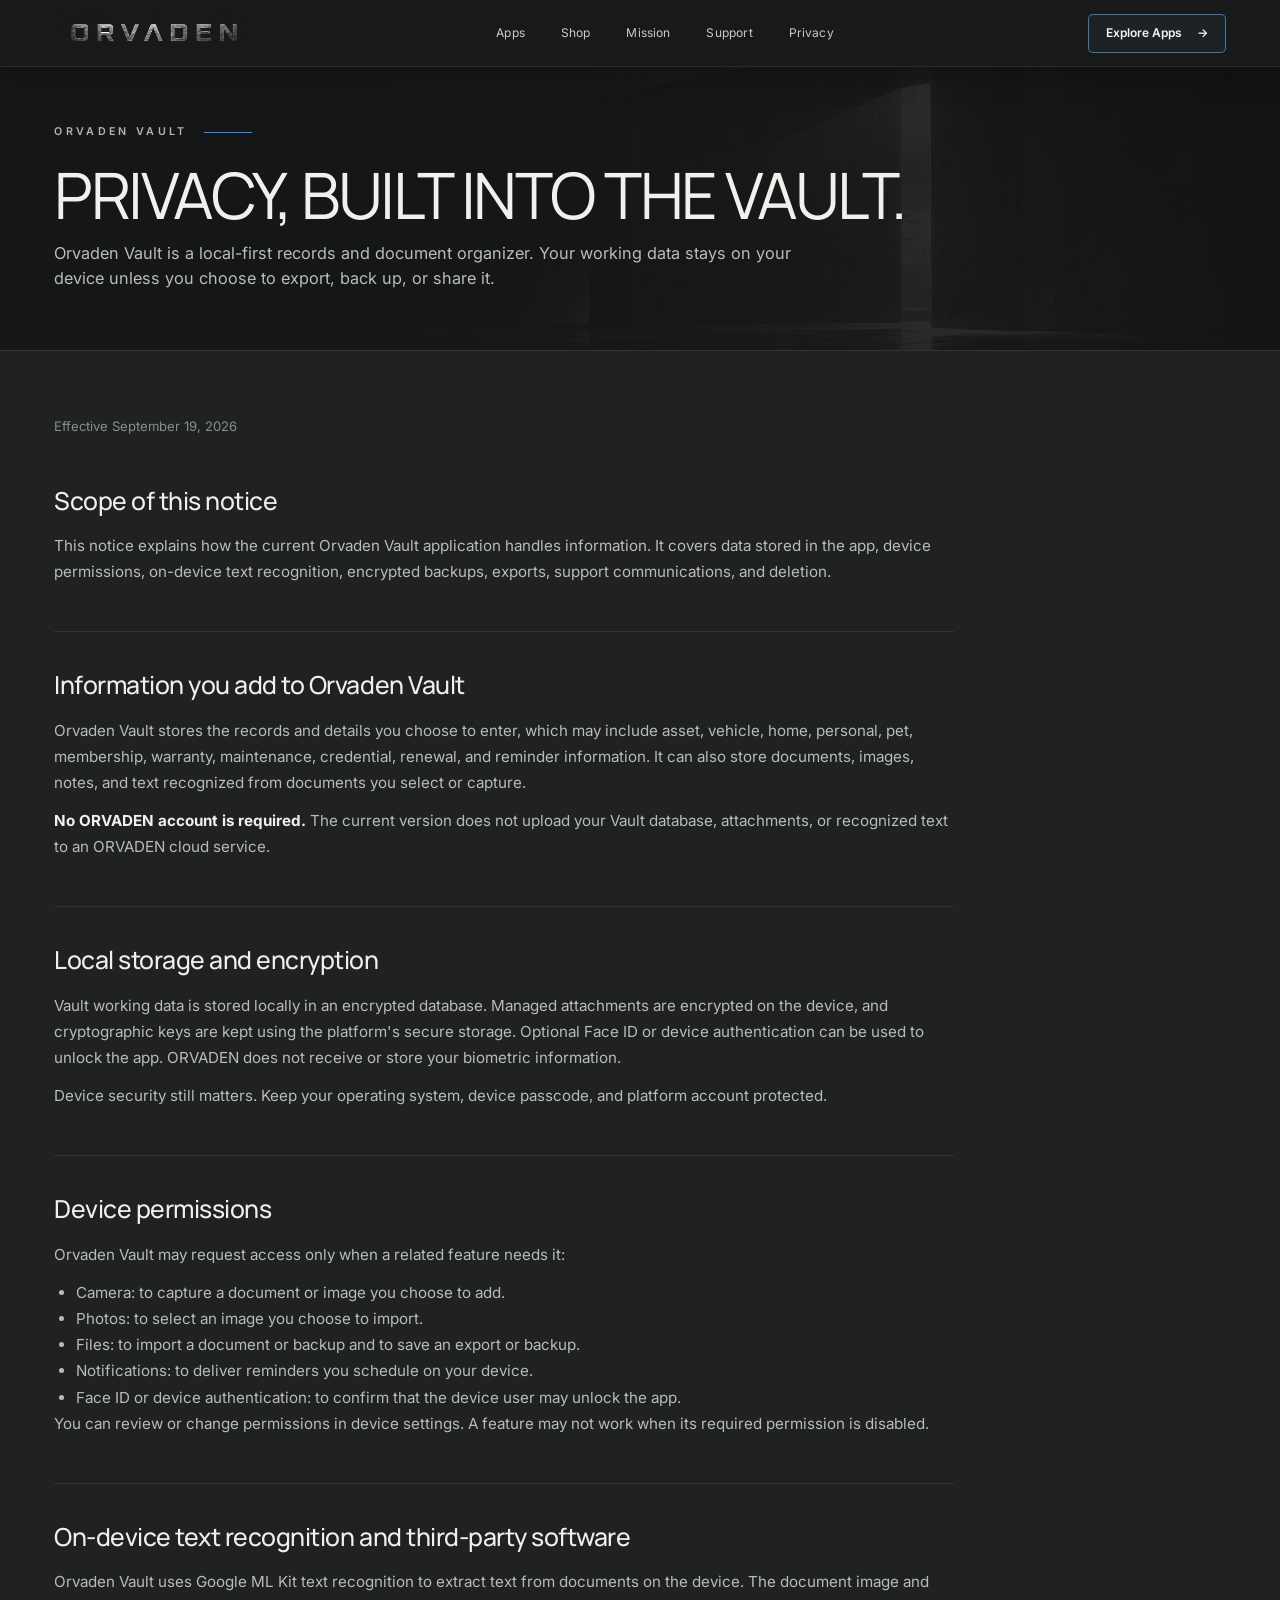
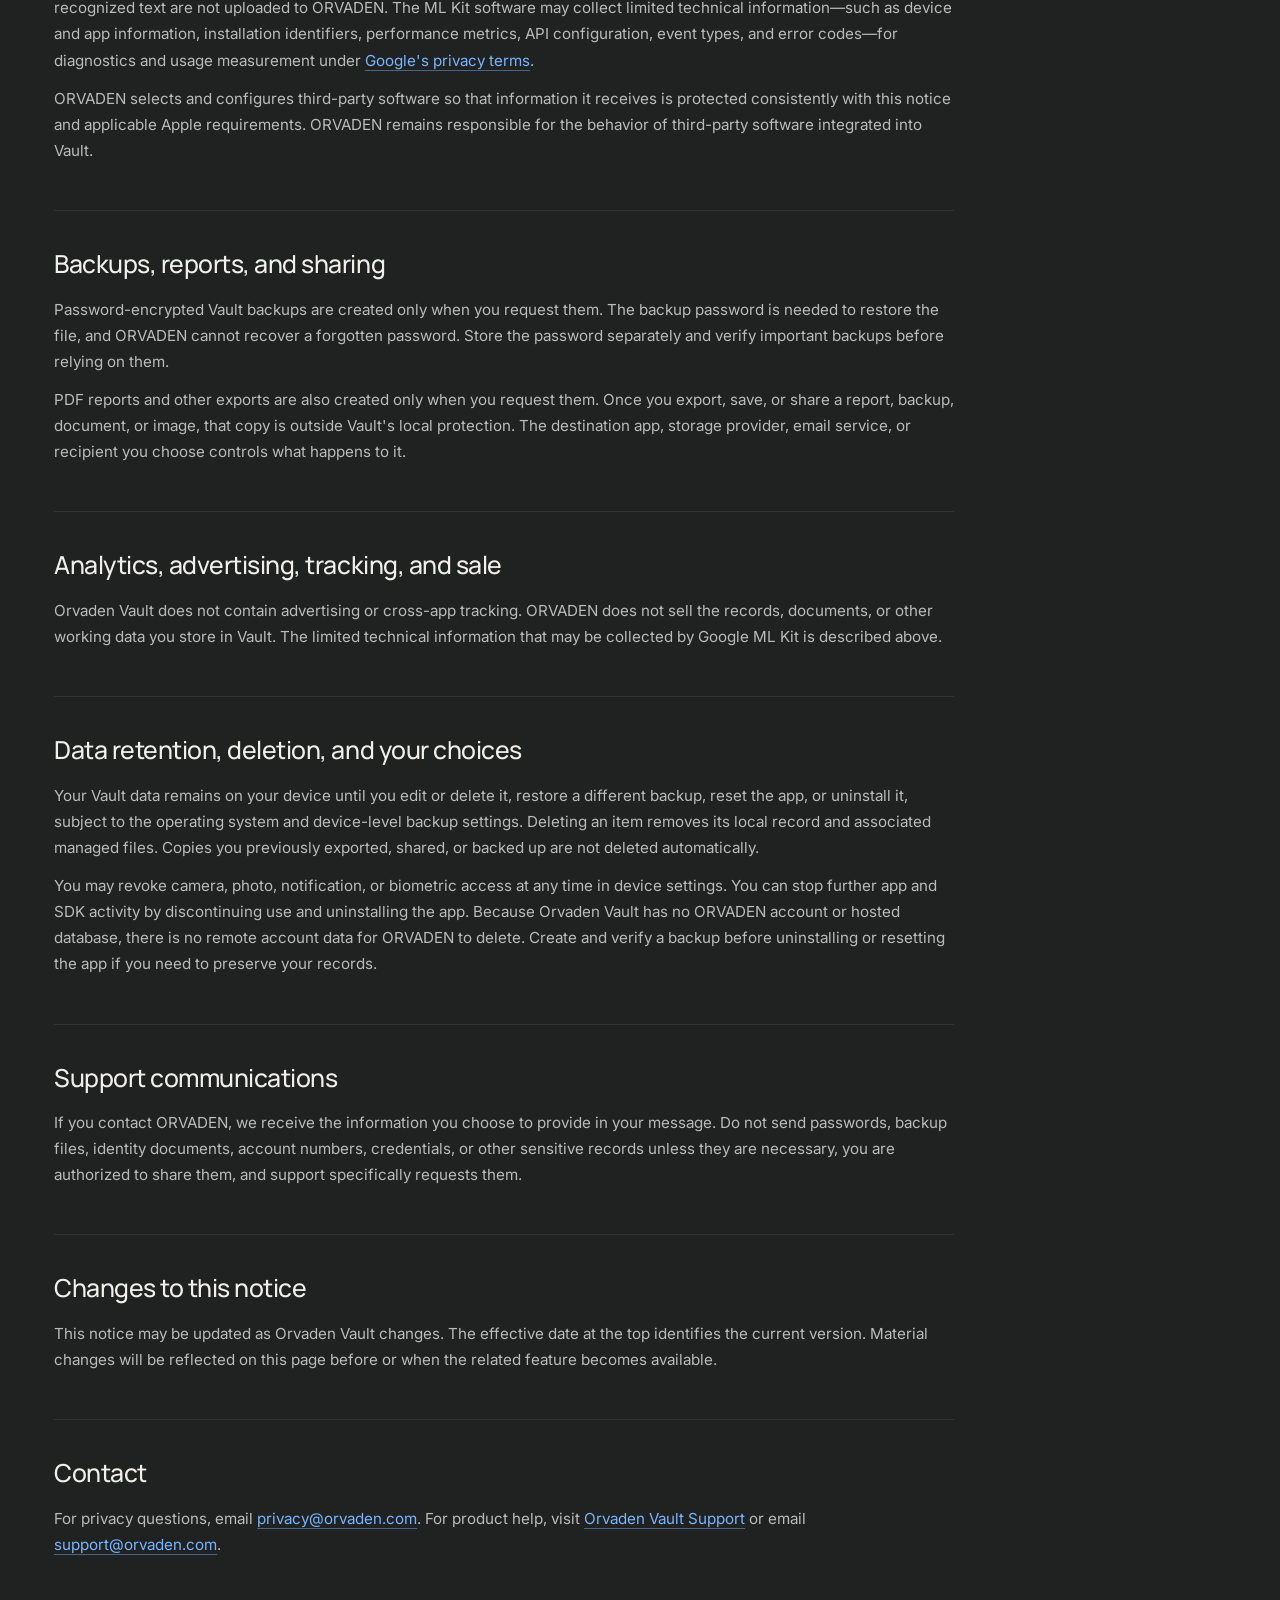
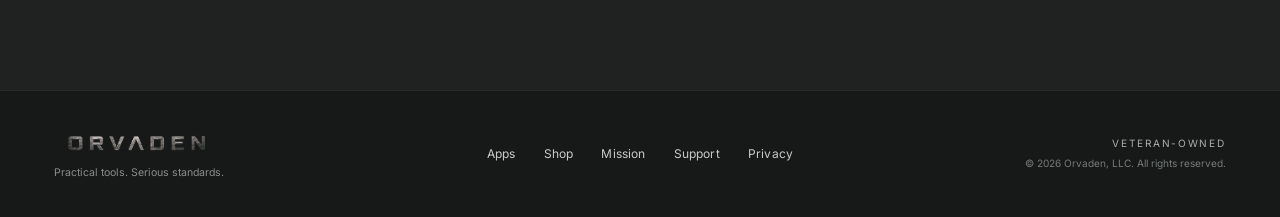
<file: orvaden-vault/privacy/index.html>
<!doctype html>
<html lang="en">
<head>
  <meta charset="utf-8" />
  <meta name="viewport" content="width=device-width, initial-scale=1" />
  <meta name="theme-color" content="#1d1f1f" />
  <meta name="description" content="Orvaden Vault privacy notice, including local storage, encryption, permissions, OCR, backups, exports, retention, and support communications." />
  <title>Orvaden Vault Privacy | ORVADEN</title>
  <link rel="preconnect" href="https://fonts.googleapis.com" />
  <link rel="preconnect" href="https://fonts.gstatic.com" crossorigin />
  <link href="https://fonts.googleapis.com/css2?family=Inter:wght@400;500;600&family=Manrope:wght@400;500;600&display=swap" rel="stylesheet" />
  <script type="module" crossorigin src="/assets/orvaden-home-v2-PWGoKuea.js"></script>
  <link rel="stylesheet" crossorigin href="/assets/orvaden-home-v2-v7stone.css">
</head>
<body>
  <header class="site-header" data-header><div class="header-inner shell shell-wide"><a class="brand" href="../../" aria-label="ORVADEN home"><img src="/assets/orvaden-wordmark-Bmb8qKEH.png" alt="ORVADEN" /></a><button class="menu-toggle" type="button" aria-label="Open menu" aria-expanded="false" aria-controls="primary-nav" data-menu-toggle><span></span><span></span></button><nav id="primary-nav" class="primary-nav" aria-label="Primary" data-nav><a href="../../#apps">Apps</a><a href="../../shop/">Shop</a><a href="../../#mission">Mission</a><a href="../../support/">Support</a><a href="../../privacy/">Privacy</a></nav><a class="header-cta" href="../../#apps">Explore Apps <span aria-hidden="true">→</span></a></div></header>

  <main class="page-main">
    <section class="page-hero"><div class="shell"><p class="eyebrow">Orvaden Vault</p><h1>Privacy, built into the vault.</h1><p>Orvaden Vault is a local-first records and document organizer. Your working data stays on your device unless you choose to export, back up, or share it.</p></div></section>
    <div class="page-content shell">
      <article class="prose">
        <p class="effective">Effective September 19, 2026</p>
        <section><h2>Scope of this notice</h2><p>This notice explains how the current Orvaden Vault application handles information. It covers data stored in the app, device permissions, on-device text recognition, encrypted backups, exports, support communications, and deletion.</p></section>
        <section><h2>Information you add to Orvaden Vault</h2><p>Orvaden Vault stores the records and details you choose to enter, which may include asset, vehicle, home, personal, pet, membership, warranty, maintenance, credential, renewal, and reminder information. It can also store documents, images, notes, and text recognized from documents you select or capture.</p><p><strong>No ORVADEN account is required.</strong> The current version does not upload your Vault database, attachments, or recognized text to an ORVADEN cloud service.</p></section>
        <section><h2>Local storage and encryption</h2><p>Vault working data is stored locally in an encrypted database. Managed attachments are encrypted on the device, and cryptographic keys are kept using the platform's secure storage. Optional Face ID or device authentication can be used to unlock the app. ORVADEN does not receive or store your biometric information.</p><p>Device security still matters. Keep your operating system, device passcode, and platform account protected.</p></section>
        <section><h2>Device permissions</h2><p>Orvaden Vault may request access only when a related feature needs it:</p><ul><li>Camera: to capture a document or image you choose to add.</li><li>Photos: to select an image you choose to import.</li><li>Files: to import a document or backup and to save an export or backup.</li><li>Notifications: to deliver reminders you schedule on your device.</li><li>Face ID or device authentication: to confirm that the device user may unlock the app.</li></ul><p>You can review or change permissions in device settings. A feature may not work when its required permission is disabled.</p></section>
        <section><h2>On-device text recognition and third-party software</h2><p>Orvaden Vault uses Google ML Kit text recognition to extract text from documents on the device. The document image and recognized text are not uploaded to ORVADEN. The ML Kit software may collect limited technical information—such as device and app information, installation identifiers, performance metrics, API configuration, event types, and error codes—for diagnostics and usage measurement under <a href="https://policies.google.com/privacy" target="_blank" rel="noopener noreferrer">Google's privacy terms</a>.</p><p>ORVADEN selects and configures third-party software so that information it receives is protected consistently with this notice and applicable Apple requirements. ORVADEN remains responsible for the behavior of third-party software integrated into Vault.</p></section>
        <section><h2>Backups, reports, and sharing</h2><p>Password-encrypted Vault backups are created only when you request them. The backup password is needed to restore the file, and ORVADEN cannot recover a forgotten password. Store the password separately and verify important backups before relying on them.</p><p>PDF reports and other exports are also created only when you request them. Once you export, save, or share a report, backup, document, or image, that copy is outside Vault's local protection. The destination app, storage provider, email service, or recipient you choose controls what happens to it.</p></section>
        <section><h2>Analytics, advertising, tracking, and sale</h2><p>Orvaden Vault does not contain advertising or cross-app tracking. ORVADEN does not sell the records, documents, or other working data you store in Vault. The limited technical information that may be collected by Google ML Kit is described above.</p></section>
        <section><h2>Data retention, deletion, and your choices</h2><p>Your Vault data remains on your device until you edit or delete it, restore a different backup, reset the app, or uninstall it, subject to the operating system and device-level backup settings. Deleting an item removes its local record and associated managed files. Copies you previously exported, shared, or backed up are not deleted automatically.</p><p>You may revoke camera, photo, notification, or biometric access at any time in device settings. You can stop further app and SDK activity by discontinuing use and uninstalling the app. Because Orvaden Vault has no ORVADEN account or hosted database, there is no remote account data for ORVADEN to delete. Create and verify a backup before uninstalling or resetting the app if you need to preserve your records.</p></section>
        <section><h2>Support communications</h2><p>If you contact ORVADEN, we receive the information you choose to provide in your message. Do not send passwords, backup files, identity documents, account numbers, credentials, or other sensitive records unless they are necessary, you are authorized to share them, and support specifically requests them.</p></section>
        <section><h2>Changes to this notice</h2><p>This notice may be updated as Orvaden Vault changes. The effective date at the top identifies the current version. Material changes will be reflected on this page before or when the related feature becomes available.</p></section>
        <section><h2>Contact</h2><p>For privacy questions, email <a href="mailto:privacy@orvaden.com">privacy@orvaden.com</a>. For product help, visit <a href="../support/">Orvaden Vault Support</a> or email <a href="mailto:support@orvaden.com">support@orvaden.com</a>.</p></section>
      </article>
    </div>
  </main>

  <footer class="site-footer"><div class="shell shell-wide footer-inner"><div class="footer-brand"><img src="/assets/orvaden-wordmark-Bmb8qKEH.png" alt="ORVADEN" /><p>Practical tools. Serious standards.</p></div><nav class="footer-nav" aria-label="Footer"><a href="../../#apps">Apps</a><a href="../../shop/">Shop</a><a href="../../#mission">Mission</a><a href="../../support/">Support</a><a href="../../privacy/">Privacy</a></nav><div class="footer-meta"><span>Veteran-owned</span><span>© 2026 Orvaden, LLC. All rights reserved.</span></div></div></footer>
</body>
</html>
</file>
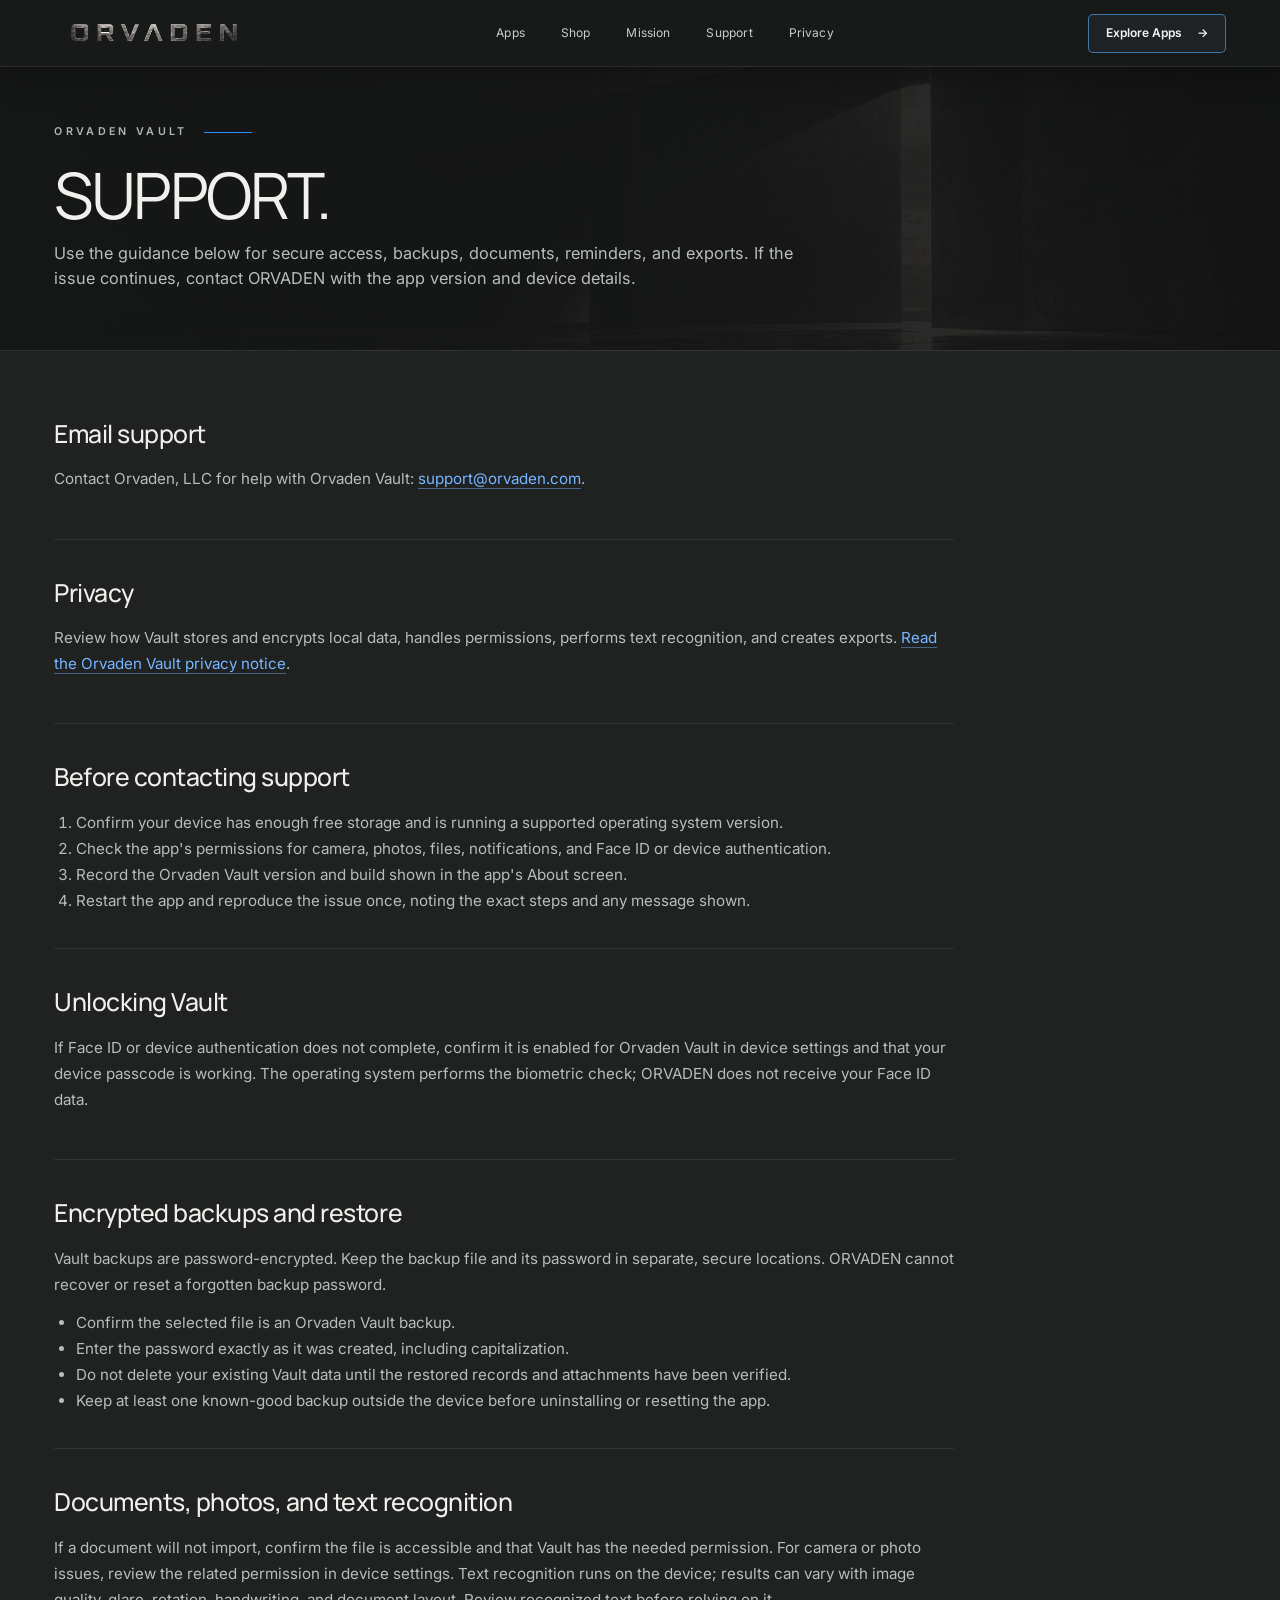
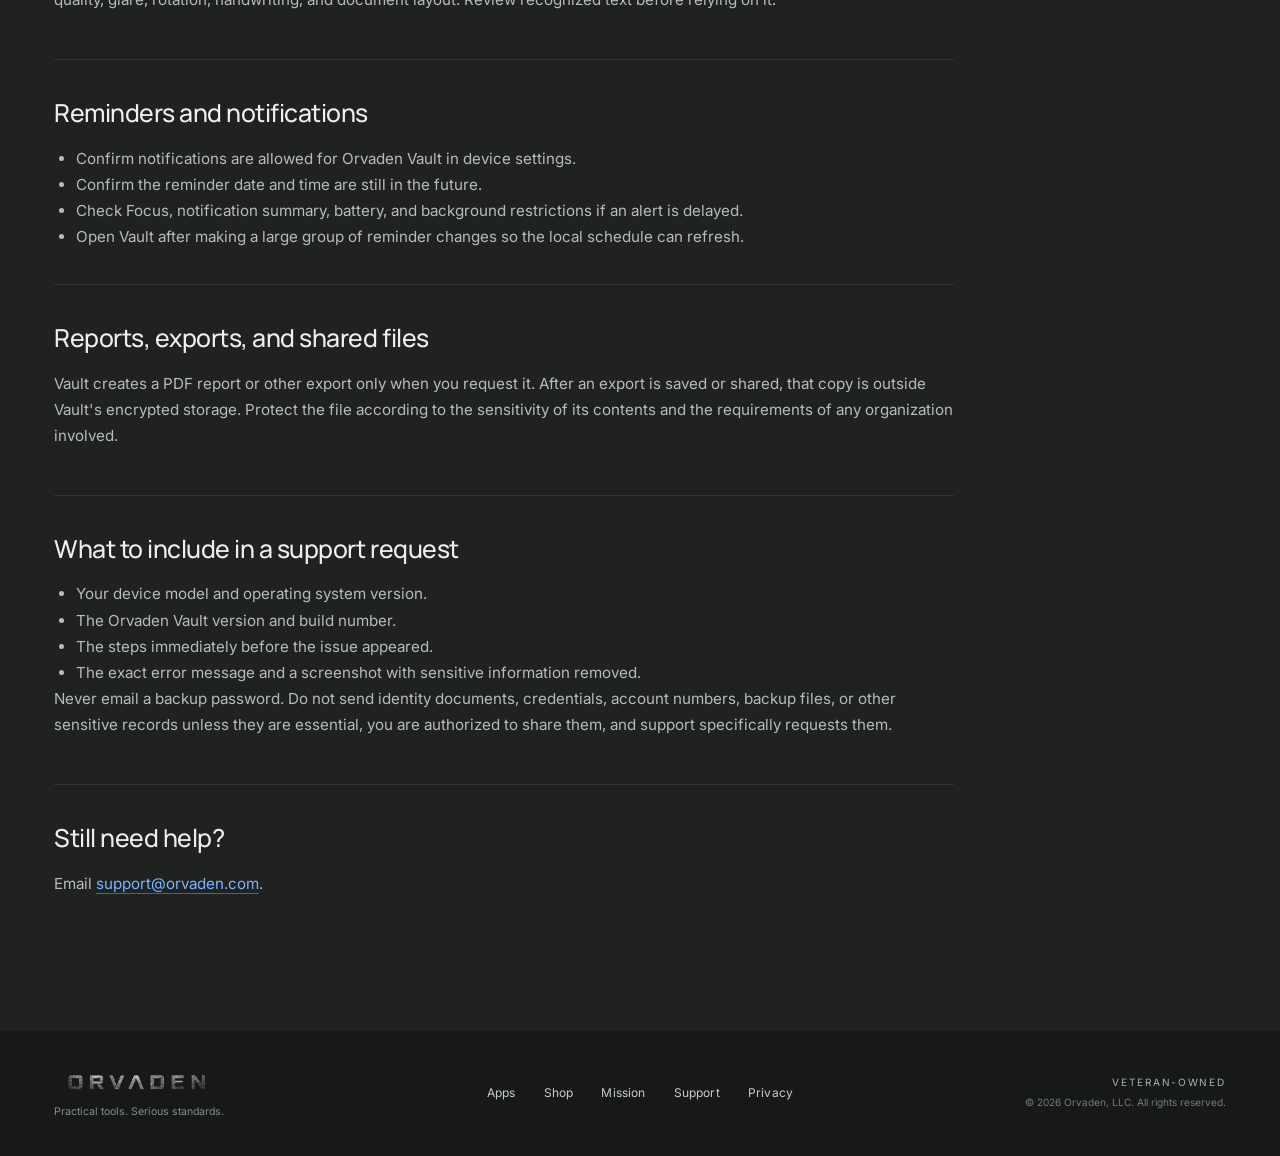
<file: orvaden-vault/support/index.html>
<!doctype html>
<html lang="en">
<head>
  <meta charset="utf-8" />
  <meta name="viewport" content="width=device-width, initial-scale=1" />
  <meta name="theme-color" content="#1d1f1f" />
  <meta name="description" content="Official support for Orvaden Vault, including access, backups, restore, OCR, reminders, exports, and privacy." />
  <title>Orvaden Vault Support | ORVADEN</title>
  <link rel="preconnect" href="https://fonts.googleapis.com" />
  <link rel="preconnect" href="https://fonts.gstatic.com" crossorigin />
  <link href="https://fonts.googleapis.com/css2?family=Inter:wght@400;500;600&family=Manrope:wght@400;500;600&display=swap" rel="stylesheet" />
  <script type="module" crossorigin src="/assets/orvaden-home-v2-PWGoKuea.js"></script>
  <link rel="stylesheet" crossorigin href="/assets/orvaden-home-v2-v7stone.css">
</head>
<body>
  <header class="site-header" data-header><div class="header-inner shell shell-wide"><a class="brand" href="../../" aria-label="ORVADEN home"><img src="/assets/orvaden-wordmark-Bmb8qKEH.png" alt="ORVADEN" /></a><button class="menu-toggle" type="button" aria-label="Open menu" aria-expanded="false" aria-controls="primary-nav" data-menu-toggle><span></span><span></span></button><nav id="primary-nav" class="primary-nav" aria-label="Primary" data-nav><a href="../../#apps">Apps</a><a href="../../shop/">Shop</a><a href="../../#mission">Mission</a><a href="../../support/">Support</a><a href="../../privacy/">Privacy</a></nav><a class="header-cta" href="../../#apps">Explore Apps <span aria-hidden="true">→</span></a></div></header>

  <main class="page-main">
    <section class="page-hero"><div class="shell"><p class="eyebrow">Orvaden Vault</p><h1>Support.</h1><p>Use the guidance below for secure access, backups, documents, reminders, and exports. If the issue continues, contact ORVADEN with the app version and device details.</p></div></section>
    <div class="page-content shell">
      <article class="prose">
        <section><h2>Email support</h2><p>Contact Orvaden, LLC for help with Orvaden Vault: <a href="mailto:support@orvaden.com">support@orvaden.com</a>.</p></section>
        <section><h2>Privacy</h2><p>Review how Vault stores and encrypts local data, handles permissions, performs text recognition, and creates exports. <a href="../privacy/">Read the Orvaden Vault privacy notice</a>.</p></section>
        <section><h2>Before contacting support</h2><ol><li>Confirm your device has enough free storage and is running a supported operating system version.</li><li>Check the app's permissions for camera, photos, files, notifications, and Face ID or device authentication.</li><li>Record the Orvaden Vault version and build shown in the app's About screen.</li><li>Restart the app and reproduce the issue once, noting the exact steps and any message shown.</li></ol></section>
        <section><h2>Unlocking Vault</h2><p>If Face ID or device authentication does not complete, confirm it is enabled for Orvaden Vault in device settings and that your device passcode is working. The operating system performs the biometric check; ORVADEN does not receive your Face ID data.</p></section>
        <section><h2>Encrypted backups and restore</h2><p>Vault backups are password-encrypted. Keep the backup file and its password in separate, secure locations. ORVADEN cannot recover or reset a forgotten backup password.</p><ul><li>Confirm the selected file is an Orvaden Vault backup.</li><li>Enter the password exactly as it was created, including capitalization.</li><li>Do not delete your existing Vault data until the restored records and attachments have been verified.</li><li>Keep at least one known-good backup outside the device before uninstalling or resetting the app.</li></ul></section>
        <section><h2>Documents, photos, and text recognition</h2><p>If a document will not import, confirm the file is accessible and that Vault has the needed permission. For camera or photo issues, review the related permission in device settings. Text recognition runs on the device; results can vary with image quality, glare, rotation, handwriting, and document layout. Review recognized text before relying on it.</p></section>
        <section><h2>Reminders and notifications</h2><ul><li>Confirm notifications are allowed for Orvaden Vault in device settings.</li><li>Confirm the reminder date and time are still in the future.</li><li>Check Focus, notification summary, battery, and background restrictions if an alert is delayed.</li><li>Open Vault after making a large group of reminder changes so the local schedule can refresh.</li></ul></section>
        <section><h2>Reports, exports, and shared files</h2><p>Vault creates a PDF report or other export only when you request it. After an export is saved or shared, that copy is outside Vault's encrypted storage. Protect the file according to the sensitivity of its contents and the requirements of any organization involved.</p></section>
        <section><h2>What to include in a support request</h2><ul><li>Your device model and operating system version.</li><li>The Orvaden Vault version and build number.</li><li>The steps immediately before the issue appeared.</li><li>The exact error message and a screenshot with sensitive information removed.</li></ul><p>Never email a backup password. Do not send identity documents, credentials, account numbers, backup files, or other sensitive records unless they are essential, you are authorized to share them, and support specifically requests them.</p></section>
        <section><h2>Still need help?</h2><p>Email <a href="mailto:support@orvaden.com">support@orvaden.com</a>.</p></section>
      </article>
    </div>
  </main>

  <footer class="site-footer"><div class="shell shell-wide footer-inner"><div class="footer-brand"><img src="/assets/orvaden-wordmark-Bmb8qKEH.png" alt="ORVADEN" /><p>Practical tools. Serious standards.</p></div><nav class="footer-nav" aria-label="Footer"><a href="../../#apps">Apps</a><a href="../../shop/">Shop</a><a href="../../#mission">Mission</a><a href="../../support/">Support</a><a href="../../privacy/">Privacy</a></nav><div class="footer-meta"><span>Veteran-owned</span><span>© 2026 Orvaden, LLC. All rights reserved.</span></div></div></footer>
</body>
</html>
</file>
<file: assets/orvaden-home-v2-v7stone.css>
:root{--ink: #070a0c;--ink-2: #0a0e11;--paper: #f3f5f6;--muted: #a8b0b6;--muted-2: #727b82;--line: rgba(224, 232, 237, .14);--line-soft: rgba(224, 232, 237, .08);--blue: #2d8fff;--frame: 1920px;--shell: 1280px;--gutter: clamp(26px, 4.25vw, 72px);--display: "Manrope", "Helvetica Neue", Arial, sans-serif;--body: "Inter", -apple-system, BlinkMacSystemFont, "Segoe UI", sans-serif;--editorial: "Iowan Old Style", "Baskerville", "Times New Roman", serif}*{box-sizing:border-box}html{scroll-behavior:smooth;background:var(--ink)}body{margin:0;min-width:320px;overflow-x:hidden;background:var(--ink);color:var(--paper);font-family:var(--body);font-size:16px;line-height:1.55;-webkit-font-smoothing:antialiased;text-rendering:optimizeLegibility}body.menu-open{overflow:hidden}img{display:block;max-width:100%}a{color:inherit;text-decoration:none}button,a{-webkit-tap-highlight-color:transparent}.frame{width:100%;max-width:var(--frame);margin-inline:auto;padding-inline:var(--gutter)}.skip-link{position:fixed;left:18px;top:-90px;z-index:100;padding:11px 15px;background:#fff;color:#000;font-weight:600}.skip-link:focus{top:18px}.site-header{position:absolute;inset:0 0 auto;z-index:40;border-bottom:1px solid rgba(230,237,241,.075);background:linear-gradient(180deg,#040709d6,#040709a8);transition:background .2s ease,border-color .2s ease}.site-header.scrolled{position:fixed;background:#05080af5;border-color:#e6edf121;backdrop-filter:blur(14px);-webkit-backdrop-filter:blur(14px)}.header-inner{height:66px;display:grid;grid-template-columns:240px 1fr 190px;align-items:center;gap:28px}.brand{width:196px;height:38px;overflow:hidden;display:flex;align-items:center}.brand img,.footer-brand img{width:100%;height:100%;object-fit:cover;object-position:center;filter:brightness(1.25) contrast(1.08)}.primary-nav{display:flex;justify-content:center;align-items:center;gap:clamp(25px,2.8vw,48px)}.primary-nav a,.footer-nav a{color:#cbd1d5;font-size:.75rem;letter-spacing:.015em;transition:color .18s ease}.primary-nav a:hover,.primary-nav a:focus-visible,.footer-nav a:hover,.footer-nav a:focus-visible{color:#fff}.header-cta{justify-self:end;display:inline-flex;min-height:39px;align-items:center;gap:15px;padding:0 17px;border:1px solid rgba(74,161,255,.9);border-radius:5px;color:#f4f6f7;font-size:.75rem;font-weight:600;transition:background .18s ease,border-color .18s ease}.header-cta:hover,.header-cta:focus-visible{background:#2d8fff17;border-color:#79b9ff}.menu-toggle{display:none}.hero{position:relative;height:clamp(520px,43vw,700px);min-height:520px;overflow:hidden;border-bottom:1px solid var(--line)}.hero-backdrop{position:absolute;inset:0;background:linear-gradient(90deg,#030608eb,#030608b8 31%,#03060824 59%,#03060836 77%,#03060875),linear-gradient(180deg,#03050705 56%,#0305073b 77%,#03050794),url(/assets/hero-concrete-Dlggpe9p.jpg) center center / cover no-repeat;transform:scale(1.008)}.hero-backdrop:after{content:"";position:absolute;inset:0;background:radial-gradient(circle at 68% 38%,transparent 0 18%,rgba(2,4,5,.06) 52%,rgba(2,4,5,.3) 100%),linear-gradient(180deg,transparent 70%,rgba(2,4,5,.38))}.hero-grid{position:relative;z-index:2;height:100%;padding-top:66px;display:grid;grid-template-columns:minmax(390px,.82fr) minmax(460px,1.18fr);align-items:center}.hero-copy{position:relative;z-index:2;max-width:590px;padding-block:42px 32px;color:#f6f7f8;text-shadow:0 2px 18px rgba(0,0,0,.55)}.eyebrow{margin:0 0 22px;display:flex;align-items:center;gap:16px;color:#bbc2c7;font-size:.67rem;font-weight:600;letter-spacing:.31em;text-transform:uppercase}.eyebrow:after{content:"";width:48px;height:1px;background:var(--blue)}.hero h1,.mission h2,.foundation h2{font-family:var(--display);text-transform:uppercase}.hero h1{margin:0 0 19px;font-size:clamp(3.05rem,4.4vw,4.8rem);font-weight:300;letter-spacing:-.047em;line-height:.98}.hero h1 span,.hero h1 strong{display:block}.hero h1 strong{font-weight:600}.hero-lede{max-width:540px;margin:0;color:#c5cacf;font-size:clamp(.98rem,1.18vw,1.12rem);line-height:1.52}.hero-actions{display:flex;flex-wrap:wrap;gap:14px;margin-top:28px}.button{min-width:164px;min-height:44px;padding-inline:20px;display:inline-flex;align-items:center;justify-content:center;gap:17px;border:1px solid transparent;border-radius:4px;font-size:.76rem;font-weight:600;transition:transform .18s ease,background .18s ease,border-color .18s ease}.button:hover,.button:focus-visible{transform:translateY(-1px)}.button-primary{color:#080b0d;background:#f2f4f5}.button-primary:hover,.button-primary:focus-visible{background:#fff}.button-secondary{border-color:#dbe4e970;background:#070b0e2e}.button-secondary:hover,.button-secondary:focus-visible{border-color:#f0f5f7ba;background:#ffffff0d}.hero-lockup{width:min(35vw,550px);justify-self:center;display:grid;justify-items:center;gap:8px;transform:translate(2vw,3%)}.hero-lockup .hero-forged-o{width:76%;opacity:.95;filter:brightness(1.02) contrast(1.13) drop-shadow(0 13px 16px rgba(0,0,0,.62))}.hero-divider{width:36%;height:8px;display:flex;justify-content:space-between;align-items:center}.hero-divider i{display:block;width:31%;height:2px;background:linear-gradient(90deg,#676a6abd,#e0ded7eb,#606262b8);box-shadow:0 1px 2px #000000d1,0 0 5px #ece8dd29}.hero-lockup .hero-wordmark{width:87%;height:auto;opacity:.94;filter:brightness(1.16) contrast(1.1) drop-shadow(0 7px 10px rgba(0,0,0,.72))}.concrete-etch{position:absolute;top:28%;right:var(--gutter);width:clamp(205px,13vw,245px);margin:0;padding:13px 0 13px 19px;border-left:1px solid rgba(61,154,255,.9);color:#dee2e4b3;text-shadow:0 1px 1px rgba(0,0,0,.95),0 3px 12px rgba(0,0,0,.9);font-size:clamp(.67rem,.69vw,.78rem);font-weight:600;letter-spacing:.28em;line-height:1.72;text-transform:uppercase}.concrete-etch span{display:block;white-space:nowrap}.apps{background:radial-gradient(circle at 50% -30%,rgba(42,82,108,.08),transparent 48%),#080c0f;border-bottom:1px solid var(--line)}.apps-inner{padding-block:clamp(42px,4.1vw,60px) clamp(38px,3.8vw,54px)}.section-heading{margin-bottom:27px}.section-heading .eyebrow{margin-bottom:15px}.section-heading h2{margin:0 0 6px;font-family:var(--editorial);font-size:clamp(2.65rem,3.7vw,4.05rem);font-weight:400;letter-spacing:-.033em;line-height:1.02}.section-heading>p:last-child{margin:0;color:var(--muted);font-size:.98rem}.product-grid{display:grid;grid-template-columns:repeat(4,minmax(0,1fr))}.product{min-height:286px;padding:3px clamp(16px,2vw,32px) 1px;display:flex;flex-direction:column;align-items:center;text-align:center}.product+.product{border-left:1px solid var(--line)}.product-icon-frame{width:clamp(96px,7vw,116px);aspect-ratio:1;margin-bottom:11px;overflow:hidden;display:grid;place-items:center;background:#0c1013;border-radius:24%;box-shadow:0 18px 30px #00000059}.product-icon{display:block;width:100%;height:100%;object-fit:cover;object-position:50% 50%}.product h3{margin:0 0 7px;font-family:var(--display);font-size:1.02rem;font-weight:600;letter-spacing:-.015em}.product p{max-width:205px;margin:0;color:#aab2b8;font-size:.79rem;line-height:1.48}.store-button,.coming-soon{margin-top:auto}.store-button{min-width:126px;min-height:41px;padding:5px 10px;display:inline-flex;align-items:center;justify-content:center;gap:0;border:1px solid rgba(235,240,243,.5);border-radius:5px;background:#030506;font-size:.88rem;font-weight:600;line-height:1;transition:border-color .18s ease,background .18s ease}.store-button:hover,.store-button:focus-visible{border-color:#fff;background:#080b0d}.store-button small{display:block;margin-bottom:2px;text-align:center;font-size:.43rem;font-weight:400}.coming-soon{position:relative;padding-top:13px;color:#9ca5ac;font-size:.68rem;letter-spacing:.04em}.coming-soon:before{content:"";position:absolute;top:0;left:50%;width:26px;height:1px;background:#2d8fffc7;transform:translate(-50%)}.mission{background:linear-gradient(90deg,#080c0ffc,#0b1014f5),radial-gradient(circle at 70% 50%,rgba(45,143,255,.08),transparent 38%);border-bottom:1px solid var(--line)}.mission-layout{min-height:210px;padding-block:36px;display:grid;grid-template-columns:minmax(360px,.82fr) minmax(430px,1.18fr);align-items:center}.mission-heading{padding-right:clamp(34px,4vw,68px)}.mission-heading .eyebrow{margin-bottom:16px}.mission h2{margin:0;font-size:clamp(2rem,3vw,3.15rem);font-weight:400;letter-spacing:.045em;line-height:1.12}.mission-copy{min-height:112px;padding-inline:clamp(30px,3.5vw,58px);display:flex;align-items:center;border-left:1px solid rgba(230,237,241,.27);border-right:0}.mission-copy p{max-width:670px;margin:0;color:#c6ccd0;font-size:clamp(.98rem,1.22vw,1.16rem);line-height:1.55}.foundation{position:relative;min-height:clamp(270px,26vw,360px);overflow:hidden;border-bottom:1px solid var(--line)}.foundation-backdrop{position:absolute;inset:0;background:linear-gradient(90deg,#040709f2 0%,#040709bd 40%,#04070957 72%,#04070962 100%),linear-gradient(180deg,#04070922,#04070954),url(/assets/flag-subdued-v65a.jpg) center 50% / cover no-repeat;transform:scale(1.006)}.foundation-inner{position:relative;z-index:1;min-height:inherit;display:flex;align-items:center;padding-block:45px}.foundation-copy{max-width:760px}.foundation-copy .eyebrow{margin-bottom:17px}.foundation h2{margin:0 0 12px;font-size:clamp(2rem,3.3vw,3.25rem);font-weight:400;letter-spacing:.015em;line-height:1.12}.foundation-copy>p:last-child{max-width:560px;margin:0;color:#c3c9cd;font-size:.94rem}.site-footer{background:#070a0c}.footer-inner{min-height:126px;display:grid;grid-template-columns:1fr auto 1fr;align-items:center;gap:38px}.footer-brand{overflow:hidden}.footer-brand img{width:162px;height:34px}.footer-brand p{margin:5px 0 0;color:#778087;font-size:.66rem}.footer-nav{display:flex;gap:28px}.footer-meta{justify-self:end;display:flex;flex-direction:column;gap:5px;color:#6f787e;text-align:right;font-size:.63rem}.footer-meta span:first-child{color:#939ca3;letter-spacing:.17em;text-transform:uppercase}.page-main{min-height:72vh;padding-top:66px;background:#090d10}.page-hero{position:relative;min-height:285px;overflow:hidden;display:flex;align-items:center;border-bottom:1px solid var(--line)}.page-hero:before{content:"";position:absolute;inset:0;background:linear-gradient(90deg,#040709f7,#040709c7 55%,#0407094d),url(/assets/hero-concrete-Dlggpe9p.jpg) center 43% / cover no-repeat}.page-hero .frame,.page-hero .shell{position:relative;z-index:1;padding-block:52px}.shell{width:100%;max-width:var(--shell);margin-inline:auto;padding-inline:var(--gutter)}.shell-wide{max-width:var(--frame)}.page-hero h1{margin:0 0 14px;font-family:var(--display);font-size:clamp(2.8rem,5vw,4.5rem);font-weight:400;letter-spacing:-.04em;line-height:1;text-transform:uppercase}.page-hero p:not(.eyebrow){max-width:760px;margin:0;color:#c3c9cd;font-size:1.02rem}.page-content{padding-block:64px 86px}.prose{max-width:900px}.prose .effective{margin:0 0 44px;color:var(--muted-2);font-size:.82rem}.prose section{margin:0 0 34px;padding:0 0 34px;border-bottom:1px solid var(--line-soft)}.prose section:last-child{margin-bottom:0;border-bottom:0}.prose h2{margin:0 0 13px;font-family:var(--display);font-size:1.55rem;font-weight:500;letter-spacing:-.02em}.prose p,.prose li{color:#b6bdc2;font-size:.95rem;line-height:1.72}.prose p{margin:0 0 12px}.prose ul,.prose ol{margin:10px 0 0;padding-left:22px}.prose a{color:#e8edf0;border-bottom:1px solid rgba(45,143,255,.72)}.prose strong{color:#e4e9ec}.contact-grid{max-width:980px;border-top:1px solid var(--line)}.contact-row{padding:30px 0;display:grid;grid-template-columns:230px 1fr auto;gap:36px;align-items:center;border-bottom:1px solid var(--line)}.contact-row h2{margin:0;font-family:var(--display);font-size:1.35rem;font-weight:500}.contact-row p{margin:0;color:var(--muted);font-size:.9rem}.contact-link{padding:10px 14px;border:1px solid rgba(255,255,255,.25);border-radius:4px;font-size:.76rem;white-space:nowrap}.contact-link:hover,.contact-link:focus-visible{border-color:#ffffff85;background:#ffffff0a}.support-grid{max-width:980px;border-top:1px solid var(--line)}.support-product{padding:30px 0;display:grid;grid-template-columns:78px 220px 1fr auto;gap:28px;align-items:center;border-bottom:1px solid var(--line)}.support-product img{width:70px;aspect-ratio:1;border-radius:20%}.support-product h2{margin:0;font-family:var(--display);font-size:1.35rem;font-weight:500}.support-product p{margin:0;color:var(--muted);font-size:.9rem}@media(max-width:1240px){.header-inner{grid-template-columns:205px 1fr 175px}.brand{width:175px}.primary-nav{gap:24px}.hero-grid{grid-template-columns:.88fr 1.12fr}.hero-lockup{transform:translate(2vw,3%)}.concrete-etch{right:var(--gutter);width:156px}}@media(max-width:980px){.site-header{position:fixed;background:#05080af0}.header-inner{height:64px;grid-template-columns:1fr auto}.brand{width:160px;height:34px}.header-cta{display:none}.menu-toggle{width:42px;height:42px;padding:9px;display:inline-flex;flex-direction:column;justify-content:center;gap:7px;border:0;background:transparent}.menu-toggle span{display:block;width:24px;height:1.5px;background:#fff;transition:transform .2s ease}.menu-toggle[aria-expanded=true] span:first-child{transform:translateY(4.2px) rotate(45deg)}.menu-toggle[aria-expanded=true] span:last-child{transform:translateY(-4.2px) rotate(-45deg)}.primary-nav{position:fixed;inset:64px 0 auto;padding:14px var(--gutter) 24px;display:grid;gap:0;background:#05080afb;border-bottom:1px solid var(--line);opacity:0;pointer-events:none;transform:translateY(-115%);transition:opacity .2s ease,transform .2s ease}.primary-nav.open{opacity:1;pointer-events:auto;transform:translateY(0)}.primary-nav a{padding:14px 0;border-bottom:1px solid var(--line-soft);font-size:.92rem}.hero{height:auto;min-height:790px}.hero-grid{min-height:790px;padding-top:64px;grid-template-columns:1fr;align-content:center}.hero-copy{max-width:640px;padding:68px 0 10px}.hero h1{font-size:clamp(3.15rem,9.5vw,4.7rem)}.hero-lockup{width:min(70vw,500px);margin:12px auto 45px;transform:none}.concrete-etch{display:none}.hero-backdrop{background-position:58% center}.hero-backdrop:before{content:"";position:absolute;inset:0;background:linear-gradient(180deg,#03060826,#030608ad)}.product-grid{grid-template-columns:repeat(2,minmax(0,1fr));border-top:1px solid var(--line)}.product{min-height:300px;padding:26px}.product:nth-child(odd){border-left:0}.product:nth-child(n+3){border-top:1px solid var(--line)}.mission-layout{grid-template-columns:1fr;gap:28px;padding-block:44px}.mission-heading{padding-right:0}.mission-copy{min-height:0;padding:28px 0 0;border:0;border-top:1px solid rgba(230,237,241,.22)}.foundation-backdrop{background-position:58% center}.footer-inner{padding-block:38px;grid-template-columns:1fr;gap:22px;text-align:left}.footer-nav{flex-wrap:wrap}.footer-meta{justify-self:start;text-align:left}.contact-row{grid-template-columns:1fr;gap:10px}.support-product{grid-template-columns:70px 1fr auto;gap:12px 20px}.support-product img{grid-row:1 / 3}.support-product p{grid-column:2 / 4}.contact-link{justify-self:start;margin-top:4px}}@media(max-width:600px){:root{--gutter: 20px}.hero,.hero-grid{min-height:750px}.hero-copy{padding-top:86px}.eyebrow{margin-bottom:18px;font-size:.61rem}.hero h1{font-size:clamp(2.85rem,13vw,4rem)}.hero-lede{font-size:.94rem}.hero-actions{display:grid;grid-template-columns:1fr}.button{width:100%}.hero-lockup{width:min(86vw,410px);margin:22px auto 38px}.apps-inner{padding-block:42px 36px}.section-heading{margin-bottom:27px}.section-heading h2{font-size:2.45rem}.section-heading>p:last-child{font-size:.9rem}.product-grid{display:block;border-top:1px solid var(--line)}.product{min-height:0;padding:20px 0;display:grid;grid-template-columns:78px minmax(0,1fr) auto;grid-template-rows:auto auto;gap:3px 15px;text-align:left;border-left:0!important;border-top:1px solid var(--line)!important}.product:first-child{border-top:0!important}.product-icon-frame{grid-row:1 / 3;width:78px;margin:0}.product h3{margin:0;font-size:.98rem}.product p{max-width:none;padding-right:4px;font-size:.72rem}.store-button,.coming-soon{grid-column:3;grid-row:1 / 3;margin:0}.store-button{min-width:92px;min-height:38px;padding-inline:7px;font-size:.72rem}.store-button small{font-size:.39rem}.coming-soon{min-width:76px;padding-top:11px;text-align:center;font-size:.58rem}.mission h2{font-size:2.2rem}.mission-copy p{font-size:.96rem}.foundation{min-height:315px}.foundation-backdrop{background:linear-gradient(90deg,#040709f5,#0407098a),linear-gradient(180deg,#0407091a,#04070980),url(/assets/flag-subdued-v65a.jpg) 48% center / cover no-repeat}.foundation h2{font-size:2rem}.foundation-copy>p:last-child{font-size:.88rem}.footer-nav{gap:18px}.support-product{grid-template-columns:62px 1fr}.support-product img{width:60px}.support-product p,.support-product .contact-link{grid-column:2}.page-hero{min-height:250px}.page-hero h1{font-size:2.7rem}.page-content{padding-block:46px 68px}}@media(prefers-reduced-motion:reduce){html{scroll-behavior:auto}*,*:before,*:after{animation-duration:.001ms!important;animation-iteration-count:1!important;transition-duration:.001ms!important}}

/* ORVADEN V6.2 — Shop page */
.primary-nav a[aria-current="page"]{color:#fff}
.shop-page{background:#070a0c}
.shop-hero{position:relative;min-height:clamp(560px,62vh,760px);overflow:hidden;display:flex;align-items:center;border-bottom:1px solid var(--line)}
.shop-backdrop{position:absolute;inset:0;background:
linear-gradient(90deg,#030608f2 0%,#030608d8 39%,#0306086f 68%,#0306089c 100%),
linear-gradient(180deg,#03050716 45%,#030507b5 100%),
url(/assets/hero-concrete-Dlggpe9p.jpg) 64% center / cover no-repeat;
transform:scale(1.01)}
.shop-hero-inner{position:relative;z-index:1;padding-top:66px}
.shop-hero .eyebrow{margin-bottom:20px}
.shop-hero h1{max-width:850px;margin:0;font-family:var(--display);font-size:clamp(3.2rem,6vw,6.5rem);font-weight:300;letter-spacing:-.055em;line-height:.94;text-transform:uppercase}
.shop-lede{max-width:650px;margin:26px 0 0;color:#c3c9cd;font-size:clamp(1rem,1.25vw,1.15rem);line-height:1.65}
.shop-rule{width:68px;height:1px;margin-top:30px;background:var(--blue)}
.shop-note{margin:14px 0 0;color:#899299;font-size:.76rem;letter-spacing:.04em}
.shop-standard{background:linear-gradient(90deg,#080c0f,#0b1014);border-bottom:1px solid var(--line)}
.shop-standard-inner{min-height:270px;padding-block:48px;display:grid;grid-template-columns:minmax(380px,.9fr) minmax(440px,1.1fr);gap:clamp(46px,7vw,110px);align-items:center}
.shop-standard .eyebrow{margin-bottom:16px}
.shop-standard h2{margin:0;font-family:var(--display);font-size:clamp(2rem,3.25vw,3.4rem);font-weight:400;letter-spacing:.02em;line-height:1.1;text-transform:uppercase}
.shop-standard-inner>p{max-width:690px;margin:0;color:#b8c0c5;font-size:1rem;line-height:1.72}

@media(max-width:980px){
  .shop-hero{min-height:650px}
  .shop-hero-inner{padding-top:64px}
  .shop-standard-inner{grid-template-columns:1fr;gap:26px;padding-block:44px}
}
@media(max-width:600px){
  .shop-hero{min-height:610px}
  .shop-hero h1{font-size:clamp(2.7rem,13vw,4rem)}
  .shop-lede{font-size:.94rem}
  .shop-standard-inner{min-height:0}
}

/* ORVADEN V6.4B — Horizontal app rail */
.product-grid.product-rail{display:flex;grid-template-columns:none;overflow-x:auto;overflow-y:hidden;scroll-snap-type:x mandatory;scroll-padding-inline:0;overscroll-behavior-inline:contain;-webkit-overflow-scrolling:touch;padding-bottom:12px;scrollbar-width:thin;scrollbar-color:rgba(142,153,160,.36) transparent}
.product-grid.product-rail::-webkit-scrollbar{height:4px}
.product-grid.product-rail::-webkit-scrollbar-track{background:transparent}
.product-grid.product-rail::-webkit-scrollbar-thumb{background:rgba(142,153,160,.34);border-radius:999px}
.product-grid.product-rail .product{flex:0 0 clamp(320px,24vw,390px);min-width:320px;min-height:286px;scroll-snap-align:start}
.product-grid.product-rail .product+.product{border-left:1px solid var(--line)}
.product-rail-hint{margin:11px 0 0;color:#707a81;font-size:.68rem;letter-spacing:.035em;text-align:right}
.product-rail-hint span{color:#78b5ff}
@media(max-width:980px){.product-grid.product-rail{display:flex;grid-template-columns:none;border-top:0}.product-grid.product-rail .product{flex:0 0 315px;min-width:315px;min-height:300px;border-top:0!important}.product-grid.product-rail .product:nth-child(odd){border-left:1px solid var(--line)}.product-grid.product-rail .product:first-child{border-left:0}}
@media(max-width:600px){.product-grid.product-rail{display:flex;margin-right:calc(var(--gutter) * -1);padding-right:var(--gutter);border-top:0}.product-grid.product-rail .product{flex:0 0 min(78vw,300px);min-width:260px;min-height:286px;padding:22px 20px;display:flex;flex-direction:column;align-items:center;text-align:center;gap:0;border-top:0!important}.product-grid.product-rail .product+.product{border-left:1px solid var(--line)!important}.product-grid.product-rail .product:first-child{border-left:0!important}.product-grid.product-rail .product-icon-frame{grid-row:auto;width:86px;margin:0 0 12px}.product-grid.product-rail .product h3{margin:0 0 7px}.product-grid.product-rail .product p{max-width:220px;padding-right:0;font-size:.74rem}.product-grid.product-rail .store-button,.product-grid.product-rail .coming-soon{grid-column:auto;grid-row:auto;margin-top:auto}.product-grid.product-rail .store-button{min-width:126px;min-height:41px;padding:5px 10px;font-size:.78rem}.product-grid.product-rail .coming-soon{min-width:0;text-align:center;font-size:.62rem}.product-rail-hint{text-align:left}}

/* ORVADEN V6.4C — persistent app rail cue */
.product-rail-hint{
  position:relative;
  margin:14px 0 0;
  padding-top:18px;
  color:#707a81;
  font-size:.68rem;
  letter-spacing:.035em;
  text-align:right;
}
.product-rail-hint:before{
  content:"";
  position:absolute;
  top:4px;
  left:0;
  right:0;
  height:2px;
  border-radius:999px;
  background:rgba(197,205,211,.16);
}
.product-rail-hint:after{
  content:"";
  position:absolute;
  top:3px;
  left:0;
  width:78%;
  height:4px;
  border-radius:999px;
  background:linear-gradient(90deg,rgba(61,153,255,.68),rgba(122,190,255,.92));
  box-shadow:0 0 10px rgba(45,143,255,.14);
}
.product-rail-hint span{
  color:#78b5ff;
}
@media(max-width:600px){
  .product-rail-hint{
    text-align:left;
  }
  .product-rail-hint:after{
    width:58%;
  }
}

/* ORVADEN V6.4D — functional app scrollbar */
.product-grid.product-rail{
  scrollbar-width:none;
}
.product-grid.product-rail::-webkit-scrollbar{
  display:none;
}

.product-rail-hint{
  display:none !important;
}

.product-scroll-ui{
  margin-top:14px;
  display:grid;
  grid-template-columns:minmax(0,1fr) auto;
  align-items:center;
  gap:18px;
}

.product-scrollbar{
  position:relative;
  height:18px;
  display:flex;
  align-items:center;
  cursor:pointer;
  touch-action:none;
}

.product-scrollbar:before{
  content:"";
  position:absolute;
  left:0;
  right:0;
  height:2px;
  background:rgba(197,205,211,.18);
  border-radius:999px;
}

.product-scrollbar-thumb{
  position:relative;
  z-index:2;
  height:5px;
  min-width:70px;
  border-radius:999px;
  background:linear-gradient(
    90deg,
    rgba(55,145,255,.78),
    rgba(117,188,255,.98)
  );
  box-shadow:0 0 12px rgba(45,143,255,.18);
  will-change:transform,width;
}

.product-scrollbar:hover .product-scrollbar-thumb{
  height:6px;
}

.product-scroll-label{
  color:#778188;
  font-size:.66rem;
  letter-spacing:.05em;
  white-space:nowrap;
}

.product-scroll-label span{
  color:#78b5ff;
}

@media(max-width:600px){
  .product-scroll-ui{
    gap:12px;
  }

  .product-scroll-label{
    font-size:.60rem;
  }
}

/* ORVADEN V7 HERO PREVIEW - tech precision workshop */
.hero{
  height:clamp(560px,45vw,720px);
  min-height:560px;
}
.hero-backdrop{
  background:
    linear-gradient(90deg,
      rgba(247,248,247,.98) 0%,
      rgba(247,248,247,.96) 23%,
      rgba(247,248,247,.88) 33%,
      rgba(247,248,247,.28) 43%,
      rgba(247,248,247,0) 56%),
    url(/assets/hero-dark-stone-lab-v7-final.jpg) center center / cover no-repeat;
  transform:scale(1.004);
}
.hero-backdrop:after{
  background:
    linear-gradient(180deg,rgba(255,255,255,.02) 58%,rgba(4,7,9,.18) 100%);
}
.hero-copy{
  max-width:650px;
  color:#11161a;
  text-shadow:none;
}
.hero-copy .eyebrow{
  color:#30383d;
}
.hero h1{
  color:#101519;
  font-size:clamp(3.15rem,4.6vw,5rem);
}
.hero-lede{
  max-width:620px;
  color:#30383d;
}
.hero .button-primary{
  color:#fff;
  background:#087df2;
  border-color:#087df2;
  box-shadow:0 8px 24px rgba(8,125,242,.18);
}
.hero .button-primary:hover,
.hero .button-primary:focus-visible{
  background:#1789f7;
  border-color:#1789f7;
}
.hero .button-secondary{
  color:#11161a;
  background:rgba(255,255,255,.52);
  border-color:rgba(17,22,26,.58);
  backdrop-filter:blur(6px);
  -webkit-backdrop-filter:blur(6px);
}
.hero .button-secondary:hover,
.hero .button-secondary:focus-visible{
  border-color:#11161a;
  background:rgba(255,255,255,.72);
}
.hero-lockup,
.concrete-etch{
  display:none;
}
.hero-grid{
  grid-template-columns:minmax(460px,.78fr) minmax(520px,1.22fr);
}
@media(max-width:1240px){
  .hero-grid{
    grid-template-columns:minmax(420px,.86fr) minmax(440px,1.14fr);
  }
}
@media(max-width:980px){
  .hero,
  .hero-grid{
    min-height:760px;
  }
  .hero-backdrop{
    background:
      linear-gradient(180deg,
        rgba(247,248,247,.98) 0%,
        rgba(247,248,247,.95) 44%,
        rgba(247,248,247,.68) 61%,
        rgba(6,9,11,.25) 100%),
      url(/assets/hero-dark-stone-lab-v7-final.jpg) 64% center / cover no-repeat;
  }
  .hero-backdrop:before{
    background:none;
  }
  .hero-grid{
    grid-template-columns:1fr;
    align-content:start;
  }
  .hero-copy{
    max-width:670px;
    padding-top:110px;
  }
}
@media(max-width:600px){
  .hero,
  .hero-grid{
    min-height:720px;
  }
  .hero-copy{
    padding-top:102px;
  }
  .hero h1{
    font-size:clamp(2.75rem,12vw,3.8rem);
  }
  .hero-lede{
    color:#333b40;
  }
}

/* ORVADEN V7 LIGHT THEME PREVIEW */
body{
  background:#f3f1ec;
  color:#171b1f;
}

/* Header / navigation */
.site-header{
  border-bottom:1px solid rgba(18,24,28,.12);
  background:rgba(247,246,242,.94);
  box-shadow:0 1px 0 rgba(255,255,255,.55);
}
.site-header.scrolled{
  background:rgba(247,246,242,.96);
  border-color:rgba(18,24,28,.14);
  box-shadow:0 10px 32px rgba(24,29,33,.08);
}
.brand img,
.footer-brand img{
  filter:brightness(.23) contrast(1.18);
}
.primary-nav a,
.footer-nav a{
  color:#4e565c;
}
.primary-nav a:hover,
.primary-nav a:focus-visible,
.footer-nav a:hover,
.footer-nav a:focus-visible{
  color:#11161a;
}
.header-cta{
  color:#0f67bf;
  border-color:rgba(8,125,242,.62);
  background:rgba(255,255,255,.42);
}
.header-cta:hover,
.header-cta:focus-visible{
  color:#fff;
  background:#087df2;
  border-color:#087df2;
}
.menu-toggle span{background:#11161a}

/* Homepage apps */
.apps{
  background:
    radial-gradient(circle at 52% -28%,rgba(67,125,166,.09),transparent 47%),
    linear-gradient(180deg,#f7f6f2 0%,#f1efe9 100%);
  border-bottom:1px solid rgba(18,24,28,.13);
  color:#171b1f;
}
.apps .eyebrow,
.section-heading .eyebrow{
  color:#596168;
}
.section-heading h2{
  color:#151a1e;
}
.section-heading>p:last-child{
  color:#687077;
}
.product+.product{
  border-left-color:rgba(18,24,28,.14);
}
.product h3{
  color:#171b1f;
}
.product p{
  color:#656d73;
}
.product-icon-frame{
  background:#11161a;
  box-shadow:0 16px 30px rgba(26,31,35,.14);
}
.store-button{
  color:#171b1f;
  border-color:rgba(17,22,26,.40);
  background:rgba(255,255,255,.62);
  box-shadow:0 6px 16px rgba(27,32,36,.05);
}
.store-button:hover,
.store-button:focus-visible{
  color:#fff;
  border-color:#171b1f;
  background:#171b1f;
}
.coming-soon{
  color:#6c747a;
}
.product-scrollbar:before{
  background:rgba(34,41,46,.18);
}
.product-scroll-label{
  color:#687177;
}

/* Mission */
.mission{
  background:
    radial-gradient(circle at 76% 40%,rgba(45,143,255,.07),transparent 36%),
    linear-gradient(90deg,#eceae4,#f1efe9);
  border-bottom:1px solid rgba(18,24,28,.13);
  color:#171b1f;
}
.mission .eyebrow{
  color:#596168;
}
.mission h2{
  color:#171b1f;
}
.mission-copy{
  border-left-color:rgba(18,24,28,.20);
}
.mission-copy p{
  color:#50585e;
}

/* Keep the service-built section intentionally dark */
.foundation{
  color:#f3f5f6;
}
.foundation .eyebrow{
  color:#bbc2c7;
}
.foundation h2{
  color:#f3f5f6;
}
.foundation-copy>p:last-child{
  color:#c3c9cd;
}

/* Footer */
.site-footer{
  background:#ebe9e3;
  border-top:1px solid rgba(18,24,28,.12);
}
.footer-brand p{
  color:#687077;
}
.footer-meta{
  color:#767d82;
}
.footer-meta span:first-child{
  color:#4f575d;
}

/* Shared interior pages */
.page-main{
  background:#f3f1ec;
  color:#171b1f;
}
.page-hero{
  border-bottom:1px solid rgba(18,24,28,.13);
}
.page-hero:before{
  background:
    linear-gradient(90deg,rgba(247,246,242,.98),rgba(247,246,242,.94) 52%,rgba(247,246,242,.78)),
    url(/assets/hero-concrete-Dlggpe9p.jpg) center 43% / cover no-repeat;
  filter:saturate(.70) contrast(.92) brightness(1.08);
}
.page-hero .eyebrow{
  color:#596168;
}
.page-hero h1{
  color:#151a1e;
}
.page-hero p:not(.eyebrow){
  color:#596168;
}
.page-content{
  background:#f3f1ec;
}
.prose .effective{
  color:#7c8388;
}
.prose section{
  border-bottom-color:rgba(18,24,28,.10);
}
.prose h2{
  color:#171b1f;
}
.prose p,
.prose li{
  color:#525a60;
}
.prose strong{
  color:#171b1f;
}
.prose a{
  color:#176fbf;
  border-bottom-color:rgba(23,111,191,.42);
}

/* Support + contact */
.support-grid,
.contact-grid{
  border-top-color:rgba(18,24,28,.15);
}
.support-product,
.contact-row{
  border-bottom-color:rgba(18,24,28,.15);
}
.support-product h2,
.contact-row h2{
  color:#171b1f;
}
.support-product p,
.contact-row p{
  color:#616970;
}
.contact-link{
  color:#171b1f;
  border-color:rgba(17,22,26,.30);
  background:rgba(255,255,255,.48);
}
.contact-link:hover,
.contact-link:focus-visible{
  color:#fff;
  border-color:#171b1f;
  background:#171b1f;
}

/* Shop */
.shop-page{
  background:#f3f1ec;
}
.shop-hero{
  border-bottom:1px solid rgba(18,24,28,.13);
}
.shop-backdrop{
  background:
    linear-gradient(90deg,rgba(247,246,242,.98) 0%,rgba(247,246,242,.94) 42%,rgba(247,246,242,.70) 72%,rgba(247,246,242,.84) 100%),
    linear-gradient(180deg,rgba(255,255,255,.04) 45%,rgba(232,229,221,.46) 100%),
    url(/assets/hero-concrete-Dlggpe9p.jpg) 64% center / cover no-repeat;
  filter:saturate(.72) brightness(1.10);
}
.shop-hero .eyebrow{
  color:#596168;
}
.shop-hero h1{
  color:#151a1e;
}
.shop-lede{
  color:#555e64;
}
.shop-note{
  color:#71797e;
}
.shop-standard{
  background:
    radial-gradient(circle at 76% 50%,rgba(45,143,255,.06),transparent 36%),
    linear-gradient(90deg,#eceae4,#f4f2ed);
  border-bottom:1px solid rgba(18,24,28,.13);
}
.shop-standard .eyebrow{
  color:#596168;
}
.shop-standard h2{
  color:#171b1f;
}
.shop-standard-inner>p{
  color:#555d63;
}

/* Mobile navigation */
@media(max-width:980px){
  .site-header{
    background:rgba(247,246,242,.97);
  }
  .primary-nav{
    background:rgba(247,246,242,.99);
    border-bottom-color:rgba(18,24,28,.13);
  }
  .primary-nav a{
    border-bottom-color:rgba(18,24,28,.08);
    color:#333a40;
  }
  .mission-copy{
    border-top-color:rgba(18,24,28,.18);
  }
  .product-grid{
    border-top-color:rgba(18,24,28,.13);
  }
}
@media(max-width:600px){
  .product-grid{
    border-top-color:rgba(18,24,28,.13);
  }
  .product{
    border-top-color:rgba(18,24,28,.13)!important;
  }
}

/* ORVADEN V7 INDUSTRIAL PALETTE PREVIEW
   Warm Concrete + Graphite + Titanium + ORVADEN Blue */

/* Global */
body{
  background:#d8d4cc;
  color:#20262a;
}

/* Header: dark graphite for stronger framing */
.site-header{
  background:rgba(24,29,33,.96);
  border-bottom:1px solid rgba(255,255,255,.09);
  box-shadow:0 8px 26px rgba(18,22,25,.12);
}
.site-header.scrolled{
  background:rgba(20,25,29,.97);
  border-color:rgba(255,255,255,.10);
  box-shadow:0 10px 30px rgba(18,22,25,.16);
}
.brand img{
  filter:brightness(1.22) contrast(1.08);
}
.primary-nav a{
  color:#c9ced1;
}
.primary-nav a:hover,
.primary-nav a:focus-visible{
  color:#fff;
}
.header-cta{
  color:#eef4f8;
  border-color:rgba(80,160,238,.72);
  background:rgba(18,24,28,.18);
}
.header-cta:hover,
.header-cta:focus-visible{
  background:#1686f7;
  border-color:#1686f7;
  color:#fff;
}
.menu-toggle span{background:#fff}

/* Apps: medium warm concrete */
.apps{
  background:
    radial-gradient(circle at 52% -26%,rgba(50,98,132,.11),transparent 44%),
    linear-gradient(180deg,#dedad2 0%,#d3cfc7 100%);
  border-bottom:1px solid rgba(26,31,35,.18);
}
.apps .eyebrow,
.section-heading .eyebrow{
  color:#50585e;
}
.section-heading h2{
  color:#20262a;
}
.section-heading>p:last-child{
  color:#5d656b;
}
.product+.product{
  border-left-color:rgba(30,35,39,.18);
}
.product h3{
  color:#20262a;
}
.product p{
  color:#5a6268;
}
.product-icon-frame{
  background:#171c20;
  box-shadow:0 16px 30px rgba(23,28,32,.18);
}
.store-button{
  color:#20262a;
  border-color:rgba(23,28,32,.42);
  background:rgba(235,233,226,.58);
}
.store-button:hover,
.store-button:focus-visible{
  color:#fff;
  background:#20262a;
  border-color:#20262a;
}
.coming-soon{
  color:#626a70;
}
.product-scrollbar:before{
  background:rgba(35,42,47,.24);
}
.product-scroll-label{
  color:#586168;
}

/* Mission: deliberately dark graphite band */
.mission{
  background:
    radial-gradient(circle at 74% 46%,rgba(22,134,247,.09),transparent 40%),
    linear-gradient(90deg,#252b30,#1f2529);
  border-bottom:1px solid rgba(255,255,255,.08);
  color:#f0f2f3;
}
.mission .eyebrow{
  color:#b9c0c5;
}
.mission h2{
  color:#f1f3f4;
}
.mission-copy{
  border-left-color:rgba(230,237,241,.22);
}
.mission-copy p{
  color:#c8cdd1;
}

/* Foundation stays intentionally dark */
.foundation{
  color:#f3f5f6;
}
.foundation .eyebrow{
  color:#bbc2c7;
}
.foundation h2{
  color:#f3f5f6;
}
.foundation-copy>p:last-child{
  color:#c3c9cd;
}

/* Footer: graphite */
.site-footer{
  background:#20262a;
  border-top:1px solid rgba(255,255,255,.08);
}
.footer-brand img{
  filter:brightness(1.22) contrast(1.08);
}
.footer-brand p{
  color:#9da4a9;
}
.footer-nav a{
  color:#c7ccd0;
}
.footer-nav a:hover,
.footer-nav a:focus-visible{
  color:#fff;
}
.footer-meta{
  color:#858e94;
}
.footer-meta span:first-child{
  color:#b4bbc0;
}

/* Interior pages: warm stone */
.page-main{
  background:#d8d4cc;
  color:#20262a;
}
.page-hero{
  border-bottom:1px solid rgba(28,33,37,.17);
}
.page-hero:before{
  background:
    linear-gradient(90deg,rgba(224,220,212,.97),rgba(224,220,212,.93) 54%,rgba(216,212,204,.78)),
    url(/assets/hero-concrete-Dlggpe9p.jpg) center 43% / cover no-repeat;
  filter:saturate(.74) contrast(.93) brightness(1.00);
}
.page-hero .eyebrow{
  color:#525a60;
}
.page-hero h1{
  color:#20262a;
}
.page-hero p:not(.eyebrow){
  color:#566067;
}
.page-content{
  background:#d8d4cc;
}
.prose .effective{
  color:#71797e;
}
.prose section{
  border-bottom-color:rgba(28,33,37,.12);
}
.prose h2{
  color:#20262a;
}
.prose p,
.prose li{
  color:#50585e;
}
.prose strong{
  color:#20262a;
}
.prose a{
  color:#0f67bf;
  border-bottom-color:rgba(15,103,191,.42);
}

/* Support / contact */
.support-grid,
.contact-grid{
  border-top-color:rgba(28,33,37,.18);
}
.support-product,
.contact-row{
  border-bottom-color:rgba(28,33,37,.18);
}
.support-product h2,
.contact-row h2{
  color:#20262a;
}
.support-product p,
.contact-row p{
  color:#586168;
}
.contact-link{
  color:#20262a;
  border-color:rgba(28,33,37,.34);
  background:rgba(236,233,226,.46);
}
.contact-link:hover,
.contact-link:focus-visible{
  color:#fff;
  background:#20262a;
  border-color:#20262a;
}

/* Shop */
.shop-page{
  background:#d8d4cc;
}
.shop-hero{
  border-bottom:1px solid rgba(28,33,37,.17);
}
.shop-backdrop{
  background:
    linear-gradient(90deg,rgba(222,218,210,.97) 0%,rgba(222,218,210,.93) 42%,rgba(212,208,200,.70) 72%,rgba(214,210,202,.83) 100%),
    linear-gradient(180deg,rgba(255,255,255,.03) 45%,rgba(187,182,174,.32) 100%),
    url(/assets/hero-concrete-Dlggpe9p.jpg) 64% center / cover no-repeat;
  filter:saturate(.74) contrast(.96) brightness(1.00);
}
.shop-hero .eyebrow{
  color:#525a60;
}
.shop-hero h1{
  color:#20262a;
}
.shop-lede{
  color:#525a60;
}
.shop-note{
  color:#697177;
}
.shop-standard{
  background:
    radial-gradient(circle at 76% 50%,rgba(22,134,247,.07),transparent 36%),
    linear-gradient(90deg,#cbc7bf,#d7d3cb);
  border-bottom:1px solid rgba(28,33,37,.17);
}
.shop-standard .eyebrow{
  color:#525a60;
}
.shop-standard h2{
  color:#20262a;
}
.shop-standard-inner>p{
  color:#50585e;
}

/* Mobile navigation remains dark for consistency */
@media(max-width:980px){
  .site-header{
    background:rgba(24,29,33,.98);
  }
  .primary-nav{
    background:rgba(24,29,33,.99);
    border-bottom-color:rgba(255,255,255,.08);
  }
  .primary-nav a{
    color:#d2d6d9;
    border-bottom-color:rgba(255,255,255,.07);
  }
  .mission-copy{
    border-top-color:rgba(230,237,241,.20);
  }
  .product-grid{
    border-top-color:rgba(28,33,37,.16);
  }
}
@media(max-width:600px){
  .product-grid{
    border-top-color:rgba(28,33,37,.16);
  }
  .product{
    border-top-color:rgba(28,33,37,.16)!important;
  }
}

/* ORVADEN V7 DARK STONE REVIEW
   dark stone + graphite + titanium + restrained blue */

body{
  background:#1d1f1f;
  color:#ecebe7;
}

/* header */
.site-header,
.site-header.scrolled{
  background:rgba(24,26,26,.97);
  border-color:rgba(255,255,255,.08);
  box-shadow:0 10px 30px rgba(0,0,0,.20);
}
.brand img,.footer-brand img{
  filter:brightness(1.25) contrast(1.08);
}
.primary-nav a,.footer-nav a{color:#c7cbc9}
.primary-nav a:hover,.primary-nav a:focus-visible,
.footer-nav a:hover,.footer-nav a:focus-visible{color:#fff}
.header-cta{
  color:#eef4f8;
  border-color:rgba(72,150,225,.72);
  background:rgba(38,45,49,.46);
}
.header-cta:hover,.header-cta:focus-visible{
  background:#2d8fff;
  border-color:#2d8fff;
}

/* hero */
.hero{
  border-bottom-color:rgba(255,255,255,.08);
}
.hero-backdrop{
  background:
    linear-gradient(90deg,
      rgba(24,26,26,.78) 0%,
      rgba(24,26,26,.66) 27%,
      rgba(24,26,26,.34) 41%,
      rgba(24,26,26,.08) 55%,
      rgba(24,26,26,.03) 76%,
      rgba(24,26,26,.10) 100%),
    url(/assets/hero-dark-stone-lab-v7-final.jpg) center center / cover no-repeat !important;
  transform:scale(1.004);
}
.hero-backdrop:after{
  background:linear-gradient(180deg,rgba(7,9,9,.04) 50%,rgba(7,9,9,.40) 100%);
}
.hero-copy{
  color:#f3f2ee;
  text-shadow:0 2px 18px rgba(0,0,0,.28);
}
.hero-copy .eyebrow{color:#c3c6c4}
.hero h1{color:#f2f0eb}
.hero-lede{color:#c8cbc8}
.hero .button-primary{
  color:#fff;
  background:#2f6f99;
  border-color:#3e82af;
  box-shadow:0 8px 24px rgba(33,92,130,.22);
}
.hero .button-primary:hover,.hero .button-primary:focus-visible{
  background:#3d7ea9;border-color:#4d90bd;
}
.hero .button-secondary{
  color:#ecebe7;
  background:rgba(22,24,24,.40);
  border-color:rgba(235,236,233,.55);
}
.hero .button-secondary:hover,.hero .button-secondary:focus-visible{
  background:rgba(255,255,255,.08);
  border-color:#fff;
}

/* apps */
.apps{
  background:
    radial-gradient(circle at 50% -25%,rgba(55,91,108,.12),transparent 43%),
    linear-gradient(180deg,#232525 0%,#1d1f1f 100%);
  border-bottom:1px solid rgba(255,255,255,.08);
}
.apps .eyebrow,.section-heading .eyebrow{color:#aeb4b2}
.section-heading h2{color:#f0efeb}
.section-heading>p:last-child{color:#a8aeac}
.product+.product{border-left-color:rgba(255,255,255,.10)}
.product h3{color:#efeeea}
.product p{color:#a8aeac}
.product-icon-frame{
  background:#111313;
  box-shadow:0 16px 30px rgba(0,0,0,.28);
}
.store-button{
  color:#ecebe7;
  border-color:rgba(236,238,235,.32);
  background:#191b1b;
}
.store-button:hover,.store-button:focus-visible{
  color:#fff;background:#2a2d2d;border-color:#fff;
}
.coming-soon{color:#9da4a1}
.product-scrollbar:before{background:rgba(210,214,211,.17)}
.product-scroll-label{color:#929995}

/* mission */
.mission{
  background:
    radial-gradient(circle at 74% 46%,rgba(45,143,255,.07),transparent 38%),
    linear-gradient(90deg,#2a2c2b,#242626);
  border-bottom:1px solid rgba(255,255,255,.08);
}
.mission .eyebrow{color:#b4b9b7}
.mission h2{color:#f2f1ed}
.mission-copy{border-left-color:rgba(230,237,241,.18)}
.mission-copy p{color:#c4c8c6}

/* foundation stays dark and distinctive */
.foundation{border-bottom-color:rgba(255,255,255,.08)}

/* interior pages */
.page-main,.page-content{background:#202222;color:#ecebe7}
.page-hero{border-bottom:1px solid rgba(255,255,255,.08)}
.page-hero:before{
  background:
    linear-gradient(90deg,rgba(31,33,33,.98),rgba(31,33,33,.93) 56%,rgba(31,33,33,.70)),
    url(/assets/hero-concrete-Dlggpe9p.jpg) center 43% / cover no-repeat;
  filter:saturate(.55) contrast(.96) brightness(.62);
}
.page-hero .eyebrow{color:#b1b6b4}
.page-hero h1{color:#f1f0ec}
.page-hero p:not(.eyebrow){color:#b8bdbb}
.prose .effective{color:#878e8b}
.prose section{border-bottom-color:rgba(255,255,255,.08)}
.prose h2{color:#f0efeb}
.prose p,.prose li{color:#b7bcba}
.prose strong{color:#f1f0ec}
.prose a{color:#78b5ff;border-bottom-color:rgba(120,181,255,.45)}

/* support/contact */
.support-grid,.contact-grid{border-top-color:rgba(255,255,255,.10)}
.support-product,.contact-row{border-bottom-color:rgba(255,255,255,.10)}
.support-product h2,.contact-row h2{color:#f0efeb}
.support-product p,.contact-row p{color:#adb3b0}
.contact-link{
  color:#ecebe7;
  border-color:rgba(255,255,255,.22);
  background:#252727;
}
.contact-link:hover,.contact-link:focus-visible{
  background:#343737;border-color:#fff;color:#fff;
}

/* shop */
.shop-page{background:#202222}
.shop-hero{border-bottom:1px solid rgba(255,255,255,.08)}
.shop-backdrop{
  background:
    linear-gradient(90deg,rgba(29,31,31,.98) 0%,rgba(29,31,31,.92) 43%,rgba(29,31,31,.63) 75%,rgba(29,31,31,.82) 100%),
    linear-gradient(180deg,rgba(5,7,7,.05) 45%,rgba(5,7,7,.45) 100%),
    url(/assets/hero-concrete-Dlggpe9p.jpg) 64% center / cover no-repeat;
  filter:saturate(.55) brightness(.70);
}
.shop-hero .eyebrow{color:#b1b6b4}
.shop-hero h1{color:#f1f0ec}
.shop-lede{color:#b8bdbb}
.shop-note{color:#8e9692}
.shop-standard{
  background:
    radial-gradient(circle at 76% 50%,rgba(45,143,255,.06),transparent 36%),
    linear-gradient(90deg,#2a2c2b,#232525);
  border-bottom:1px solid rgba(255,255,255,.08);
}
.shop-standard .eyebrow{color:#b1b6b4}
.shop-standard h2{color:#f0efeb}
.shop-standard-inner>p{color:#b7bcba}

/* footer */
.site-footer{
  background:#171919;
  border-top:1px solid rgba(255,255,255,.07);
}
.footer-brand p{color:#878e8b}
.footer-meta{color:#747c78}
.footer-meta span:first-child{color:#a8afac}

@media(max-width:980px){
  .site-header{background:rgba(24,26,26,.98)}
  .primary-nav{
    background:rgba(24,26,26,.99);
    border-bottom-color:rgba(255,255,255,.08);
  }
  .primary-nav a{
    color:#d0d4d2;
    border-bottom-color:rgba(255,255,255,.07);
  }
  .hero-backdrop{
    background:
      linear-gradient(180deg,
        rgba(24,26,26,.90) 0%,
        rgba(24,26,26,.78) 43%,
        rgba(24,26,26,.42) 62%,
        rgba(24,26,26,.20) 100%),
      url(/assets/hero-dark-stone-lab-v7-final.jpg) 66% center / cover no-repeat !important;
  }
  .hero-copy{color:#fff}
  .hero-copy .eyebrow,.hero-lede{color:#d3d6d4}
}

/* ORVADEN V7 FINAL HERO BACKGROUND */
.hero-backdrop{
  background:
    linear-gradient(90deg,
      rgba(18,20,20,.92) 0%,
      rgba(18,20,20,.80) 24%,
      rgba(18,20,20,.52) 36%,
      rgba(18,20,20,.18) 50%,
      rgba(18,20,20,.04) 70%,
      rgba(18,20,20,.08) 100%),
    url(/assets/hero-dark-stone-lab-v7-final.jpg) center center / cover no-repeat !important;
  transform:scale(1.002);
}
.hero-backdrop:after{
  background:
    linear-gradient(180deg,rgba(0,0,0,.02) 54%,rgba(0,0,0,.22) 100%);
}
@media(max-width:980px){
  .hero-backdrop{
    background:
      linear-gradient(180deg,
        rgba(18,20,20,.92) 0%,
        rgba(18,20,20,.78) 42%,
        rgba(18,20,20,.42) 63%,
        rgba(18,20,20,.18) 100%),
      url(/assets/hero-dark-stone-lab-v7-final.jpg) 64% center / cover no-repeat !important;
  }
}
</file>
<file: styles.css>
:root {
  color-scheme: light;
  --charcoal: #0c0d0f;
  --paper: #f5f4f0;
  --white: #ffffff;
  --ink: #101113;
  --graphite: #555a61;
  --line: rgba(16, 17, 19, 0.14);
  --content-width: 1240px;
  --page-pad: clamp(22px, 5vw, 72px);
  --serif: "Iowan Old Style", "Baskerville", "Times New Roman", Georgia, serif;
  --sans: -apple-system, BlinkMacSystemFont, "SF Pro Text", "Segoe UI", sans-serif;
}

* { box-sizing: border-box; }
html { scroll-behavior: smooth; }
body { min-width: 320px; margin: 0; overflow-x: hidden; background: var(--paper); color: var(--ink); font-family: var(--sans); line-height: 1.6; text-rendering: optimizeLegibility; }
a { color: inherit; text-decoration: none; }
img { display: block; max-width: 100%; }

.skip-link { position: fixed; z-index: 1000; top: 12px; left: 12px; padding: 10px 14px; border-radius: 4px; background: var(--white); color: var(--ink); font-weight: 750; transform: translateY(-180%); transition: transform 160ms ease; }
.skip-link:focus { transform: translateY(0); }

.site-header { position: relative; z-index: 50; border-bottom: 1px solid var(--line); background: rgba(255, 255, 255, 0.98); }
.header-inner, .hero-inner, .section-inner, .mission-inner, .footer-inner, .legal-line, .page-inner { width: min(calc(100% - (2 * var(--page-pad))), var(--content-width)); margin-inline: auto; }
.header-inner { display: flex; min-height: 82px; align-items: center; justify-content: space-between; gap: 28px; }
.wordmark { color: var(--ink); font-size: 13px; font-weight: 850; letter-spacing: 0.34em; line-height: 1; }
.primary-nav, .footer-nav { display: flex; flex-wrap: wrap; gap: clamp(20px, 3.5vw, 48px); align-items: center; }
.primary-nav a, .footer-nav a { color: #393d42; font-size: 11px; font-weight: 720; letter-spacing: 0.12em; text-transform: uppercase; }
.wordmark:focus-visible, .primary-nav a:focus-visible, .footer-nav a:focus-visible, .button:focus-visible, .text-link:focus-visible, .contact-link:focus-visible, .inline-link:focus-visible { border-radius: 3px; outline: 3px solid rgba(16, 17, 19, 0.35); outline-offset: 6px; }

.hero { position: relative; overflow: hidden; background-color: var(--charcoal); background-image: linear-gradient(90deg, rgba(7, 8, 10, 0.72) 0%, rgba(7, 8, 10, 0.48) 42%, rgba(7, 8, 10, 0.16) 72%, rgba(7, 8, 10, 0.08) 100%), url("assets/orvaden-stone-background-v1.jpg"); background-position: center; background-repeat: no-repeat; background-size: cover; color: #f4f4f2; }
.hero-inner { display: grid; min-height: clamp(680px, calc(100svh - 82px), 920px); align-items: center; gap: clamp(36px, 5vw, 82px); grid-template-columns: minmax(0, 0.96fr) minmax(380px, 1.04fr); padding-block: clamp(82px, 9vw, 132px); }
.hero-copy { position: relative; z-index: 2; max-width: 650px; }
.hero-art { position: relative; z-index: 1; display: flex; min-width: 0; align-items: center; justify-content: flex-end; }
.hero-art img { width: min(100%, 650px); height: auto; object-fit: contain; filter: drop-shadow(0 24px 30px rgba(0, 0, 0, 0.34)); }
.section-label { margin: 0 0 22px; color: #5c626a; font-size: 10px; font-weight: 820; letter-spacing: 0.24em; text-transform: uppercase; }
.section-label-dark { color: rgba(242, 242, 239, 0.58); }
.hero h1, .section-heading h2, .mission-inner h2, .page-hero h1 { margin: 0; font-family: var(--serif); font-weight: 400; letter-spacing: -0.045em; }
.hero h1 { max-width: 720px; font-size: clamp(50px, 5.65vw, 84px); line-height: 1.01; }
.hero h1 em { color: #a9adb3; font-style: normal; }
.hero-lead { max-width: min(510px, 46vw); margin: 34px 0 0; color: rgba(244, 244, 242, 0.72); font-size: clamp(17px, 1.55vw, 21px); line-height: 1.65; }
.hero-lead-line { display: block; }
.button-row { display: flex; flex-wrap: wrap; gap: 14px; margin-top: 42px; }
.button { display: inline-flex; min-width: 144px; min-height: 50px; align-items: center; justify-content: center; padding: 13px 24px; border: 1px solid rgba(255, 255, 255, 0.65); font-size: 10px; font-weight: 820; letter-spacing: 0.15em; text-transform: uppercase; transition: background 160ms ease, color 160ms ease, border-color 160ms ease; }
.button-light { background: var(--white); color: var(--ink); }
.button-outline { color: #f2f2ef; }
.button:hover { border-color: var(--white); background: #e8e7e3; color: var(--ink); }

.apps-section { background: var(--paper); }
.section-inner { padding-block: clamp(92px, 10vw, 150px); }
.section-heading { display: grid; max-width: 840px; margin-bottom: 58px; }
.section-heading h2 { color: var(--ink); font-size: clamp(48px, 6vw, 80px); line-height: 0.98; }
.section-heading > p:last-child { max-width: 560px; margin: 25px 0 0; color: var(--graphite); font-size: 17px; }
.app-grid { display: grid; gap: 22px; grid-template-columns: repeat(2, minmax(0, 1fr)); }
.app-card { display: grid; min-height: 500px; align-content: space-between; gap: 54px; padding: clamp(30px, 4vw, 52px); border: 1px solid var(--line); background: rgba(255, 255, 255, 0.58); box-shadow: 0 20px 54px rgba(20, 22, 26, 0.04); }
.app-card-top { display: flex; align-items: flex-start; justify-content: space-between; gap: 24px; }
.app-icon { display: grid; width: 72px; height: 72px; flex: 0 0 72px; overflow: hidden; border: 1px solid rgba(16, 17, 19, 0.16); border-radius: 18px; background: #e9e8e4; place-items: center; }
.app-icon img { width: 64px; height: 64px; object-fit: contain; }
.app-icon-image { border: 0; background: #111418; }
.app-icon-image img { width: 72px; height: 72px; }
.status { padding: 9px 11px; border: 1px solid var(--line); color: #555b62; font-size: 9px; font-weight: 820; letter-spacing: 0.14em; text-transform: uppercase; }
.app-number { margin: 0 0 16px; color: #747a82; font-size: 10px; font-weight: 800; letter-spacing: 0.18em; }
.app-card h3 { margin: 0; color: var(--ink); font-family: var(--serif); font-size: clamp(36px, 4vw, 55px); font-weight: 400; letter-spacing: -0.035em; line-height: 1.05; }
.app-card div > p:last-child { max-width: 600px; margin: 24px 0 0; color: #555d66; font-size: 16px; line-height: 1.75; }

.mission-strip { background: repeating-linear-gradient(18deg, rgba(255, 255, 255, 0.011) 0 1px, transparent 1px 12px), var(--charcoal); color: #f4f4f1; }
.mission-inner { max-width: 940px; padding-block: clamp(88px, 9vw, 136px); text-align: center; }
.mission-inner h2 { font-size: clamp(44px, 5vw, 70px); line-height: 1; }
.mission-inner > p:last-child { max-width: 800px; margin: 28px auto 0; color: rgba(244, 244, 241, 0.7); font-size: clamp(18px, 2vw, 24px); line-height: 1.6; }

.site-footer { background: var(--paper); }
.footer-inner { display: flex; min-height: 180px; align-items: center; justify-content: space-between; gap: 48px; padding-block: 40px; }
.footer-brand { max-width: 560px; }
.footer-brand p { margin: 18px 0 0; color: #61676e; font-size: 14px; }
.legal-line { padding-block: 22px 30px; border-top: 1px solid var(--line); color: #6c7279; font-size: 11px; }

.info-page, .page-main { background: var(--paper); }
.page-inner { padding-block: clamp(76px, 9vw, 128px) 120px; }
.page-hero { max-width: 900px; }
.page-hero h1 { max-width: 850px; font-size: clamp(52px, 7vw, 90px); line-height: 0.98; }
.page-lead { max-width: 740px; margin: 32px 0 0; color: #555d65; font-size: clamp(18px, 2vw, 22px); line-height: 1.65; }
.effective-date { margin: 23px 0 0; color: #6f757c; font-size: 11px; font-weight: 760; letter-spacing: 0.12em; text-transform: uppercase; }
.contact-grid, .support-grid { display: grid; max-width: 920px; gap: 18px; margin-top: 62px; grid-template-columns: repeat(2, minmax(0, 1fr)); }
.contact-card, .support-card { padding: 30px; border: 1px solid var(--line); background: rgba(255, 255, 255, 0.58); }
.contact-card h2, .support-card h2, .legal-section h2 { margin: 0; color: var(--ink); font-family: var(--serif); font-size: clamp(27px, 3vw, 37px); font-weight: 400; letter-spacing: -0.03em; line-height: 1.12; }
.contact-card p, .support-card p { margin: 14px 0 22px; color: #5b626a; font-size: 15px; }
.contact-link, .text-link, .inline-link { color: var(--ink); font-weight: 740; text-decoration: underline; text-decoration-color: rgba(16, 17, 19, 0.3); text-underline-offset: 5px; }
.legal-content { max-width: 800px; margin-top: 76px; }
.support-grid + .legal-content { margin-top: 76px; }
.legal-section { padding: 38px 0; border-top: 1px solid var(--line); }
.legal-section:last-child { border-bottom: 1px solid var(--line); }
.legal-section p, .legal-section li { color: #515961; font-size: 16px; line-height: 1.75; }
.legal-section p { margin: 18px 0 0; }
.legal-section ul, .legal-section ol { display: grid; gap: 10px; margin: 20px 0 0; padding-left: 24px; }
.legal-section strong { color: #22262b; }
.notice-card { margin-top: 25px; padding: 24px; border-left: 3px solid #2d3136; background: #eae9e5; }
.notice-card p { margin-top: 8px; font-size: 15px; }

.reveal { opacity: 1; transform: none; }
.reveal.reveal-pending { opacity: 0; transform: translateY(18px); transition: opacity 560ms ease, transform 620ms ease; }
.reveal.reveal-pending.is-visible { opacity: 1; transform: translateY(0); }

@media (max-width: 1100px) {
  .hero { background-image: linear-gradient(180deg, rgba(7, 8, 10, 0.46) 0%, rgba(7, 8, 10, 0.24) 55%, rgba(7, 8, 10, 0.18) 100%), url("assets/orvaden-stone-background-v1.jpg"); }
  .hero-inner { min-height: 0; gap: clamp(44px, 7vw, 72px); grid-template-columns: 1fr; padding-block: clamp(70px, 9vw, 104px); }
  .hero-copy { max-width: 760px; }
  .hero h1 { max-width: 760px; font-size: clamp(46px, 7.2vw, 68px); line-height: 0.99; }
  .hero-title-word { display: block; }
  .hero-lead { max-width: 34rem; font-size: clamp(17px, 2.2vw, 20px); }
  .hero-lead-line { display: inline; }
  .hero-art { justify-content: center; }
  .hero-art img { width: min(88vw, 680px); }
}

@media (max-width: 760px) {
  :root { --page-pad: 22px; }
  .header-inner { min-height: 74px; }
  .wordmark { font-size: 11px; letter-spacing: 0.25em; }
  .primary-nav { gap: 16px; }
  .primary-nav a { font-size: 9px; letter-spacing: 0.08em; }
  .hero-inner { gap: 40px; padding-block: 58px; }
  .hero h1 { font-size: clamp(42px, 11vw, 56px); }
  .hero-lead { max-width: 31rem; margin-top: 28px; }
  .hero-art img { width: min(96%, 560px); }
  .button-row { margin-top: 34px; }
  .app-grid, .contact-grid, .support-grid { grid-template-columns: 1fr; }
  .app-card { min-height: 440px; }
  .footer-inner { min-height: 0; align-items: flex-start; flex-direction: column; }
  .page-inner { padding-block: 68px 88px; }
  .page-hero h1 { font-size: clamp(44px, 13vw, 64px); }
}

@media (max-width: 440px) {
  .header-inner { gap: 16px; }
  .primary-nav { gap: 11px; }
  .primary-nav a { font-size: 8px; }
  .button-row { display: grid; grid-template-columns: 1fr 1fr; }
  .button { min-width: 0; padding-inline: 12px; }
  .app-card { min-height: 0; }
  .app-card-top { align-items: flex-start; flex-direction: column; }
  .footer-nav { gap: 20px; }
}

@media (prefers-reduced-motion: reduce) {
  html { scroll-behavior: auto; }
  .reveal.reveal-pending { opacity: 1; transform: none; transition: none; }
}
</file>
